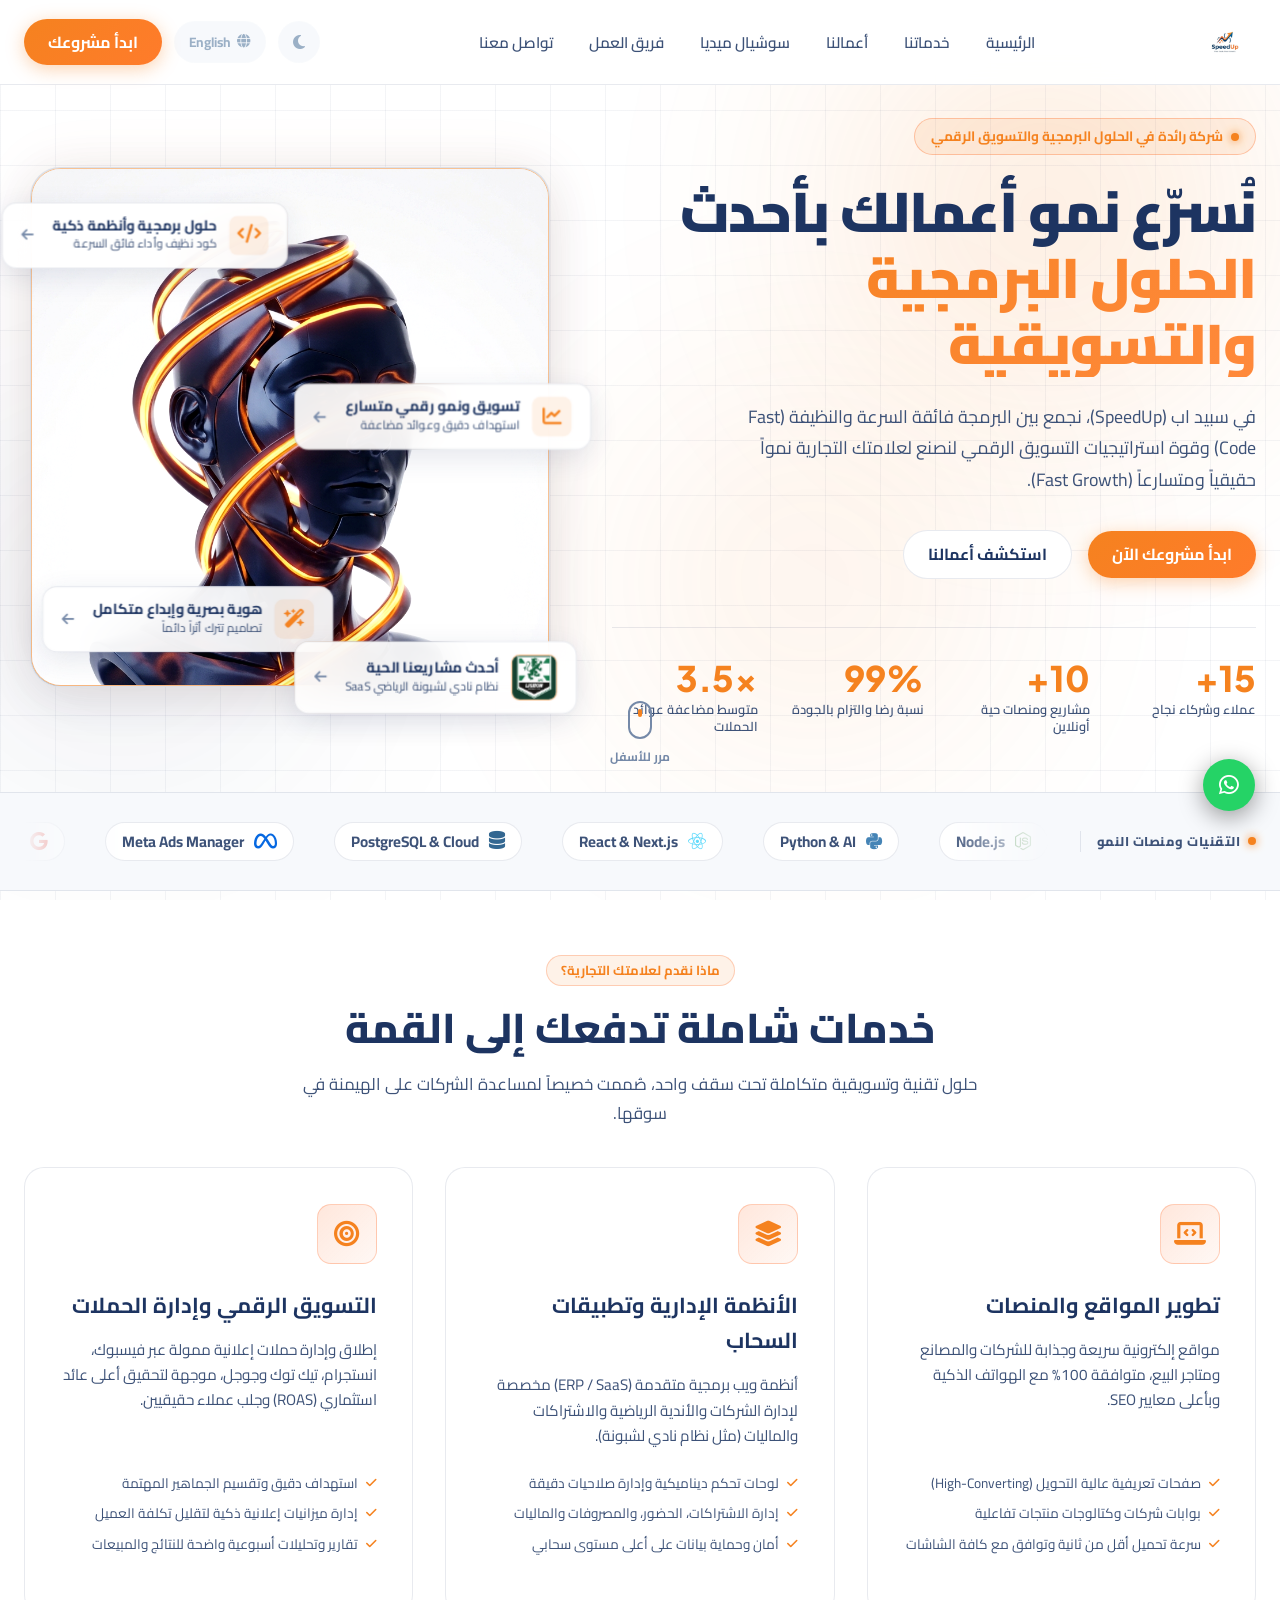
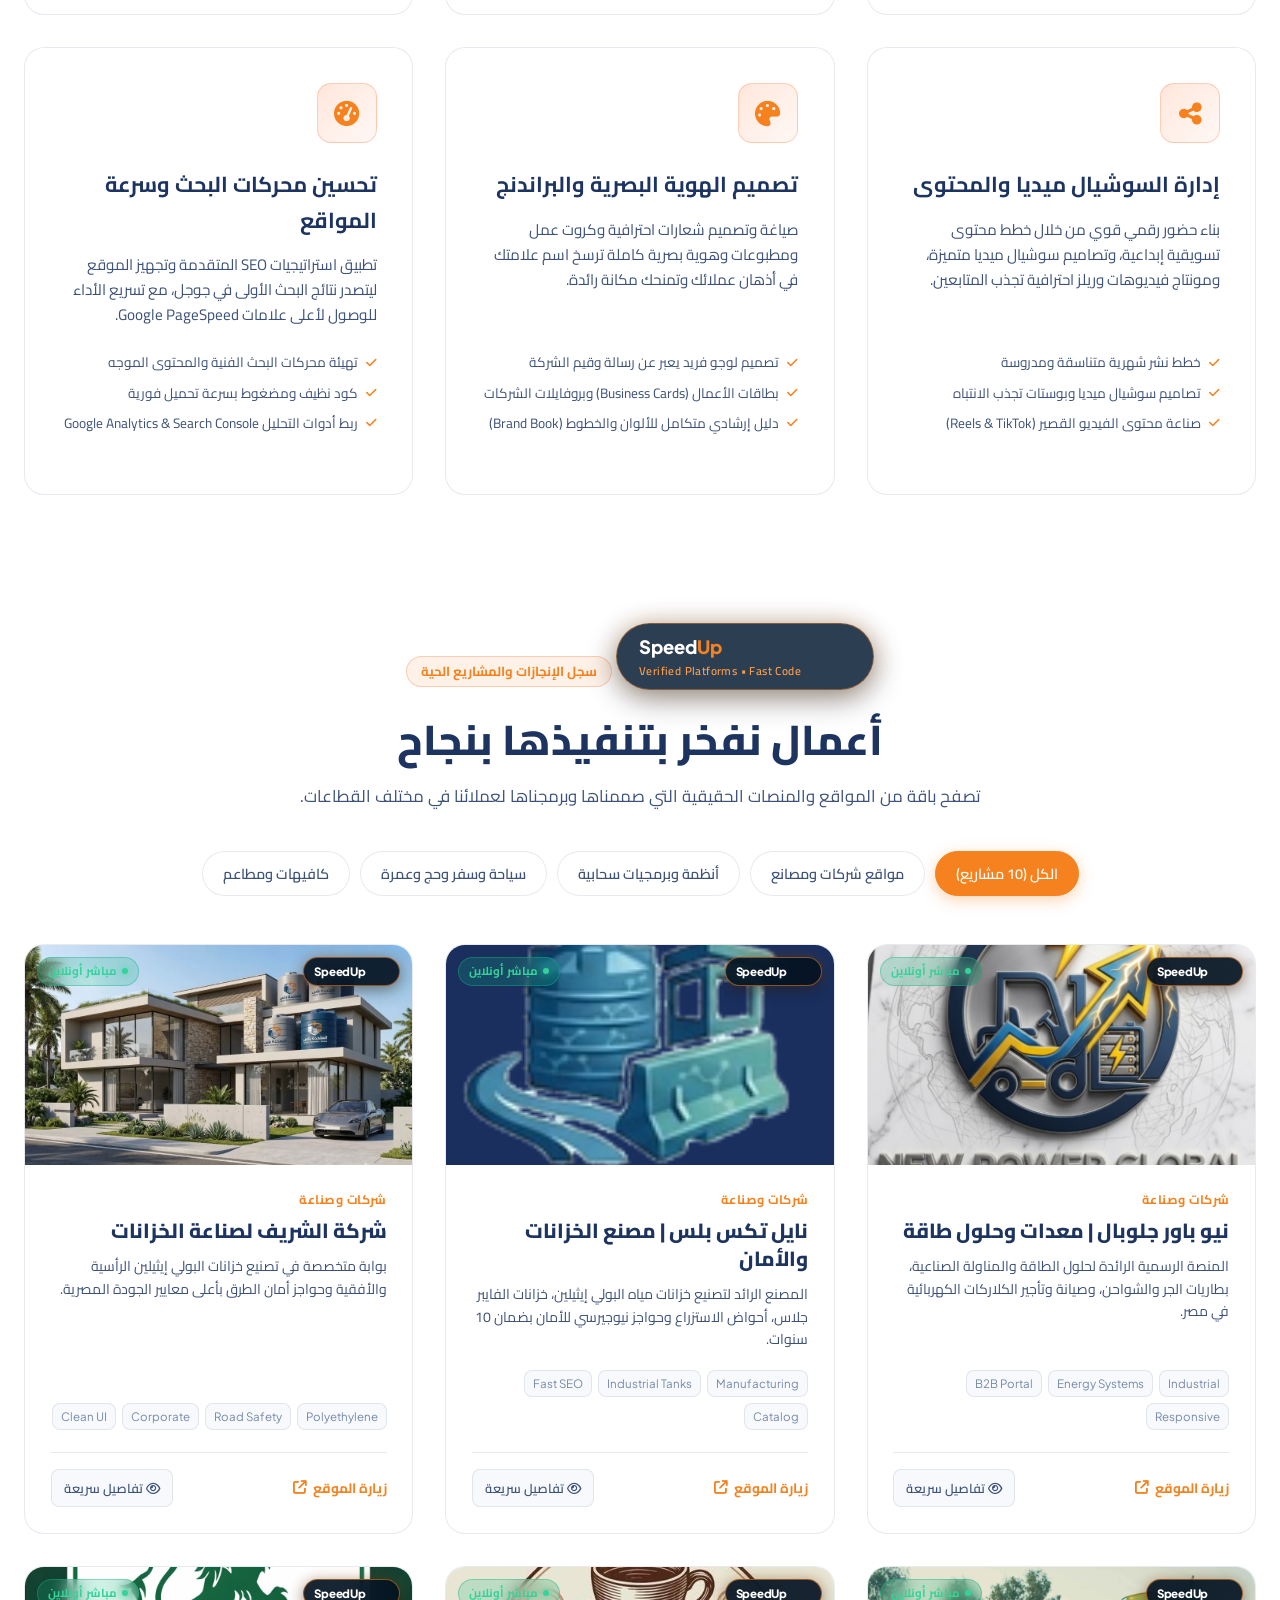
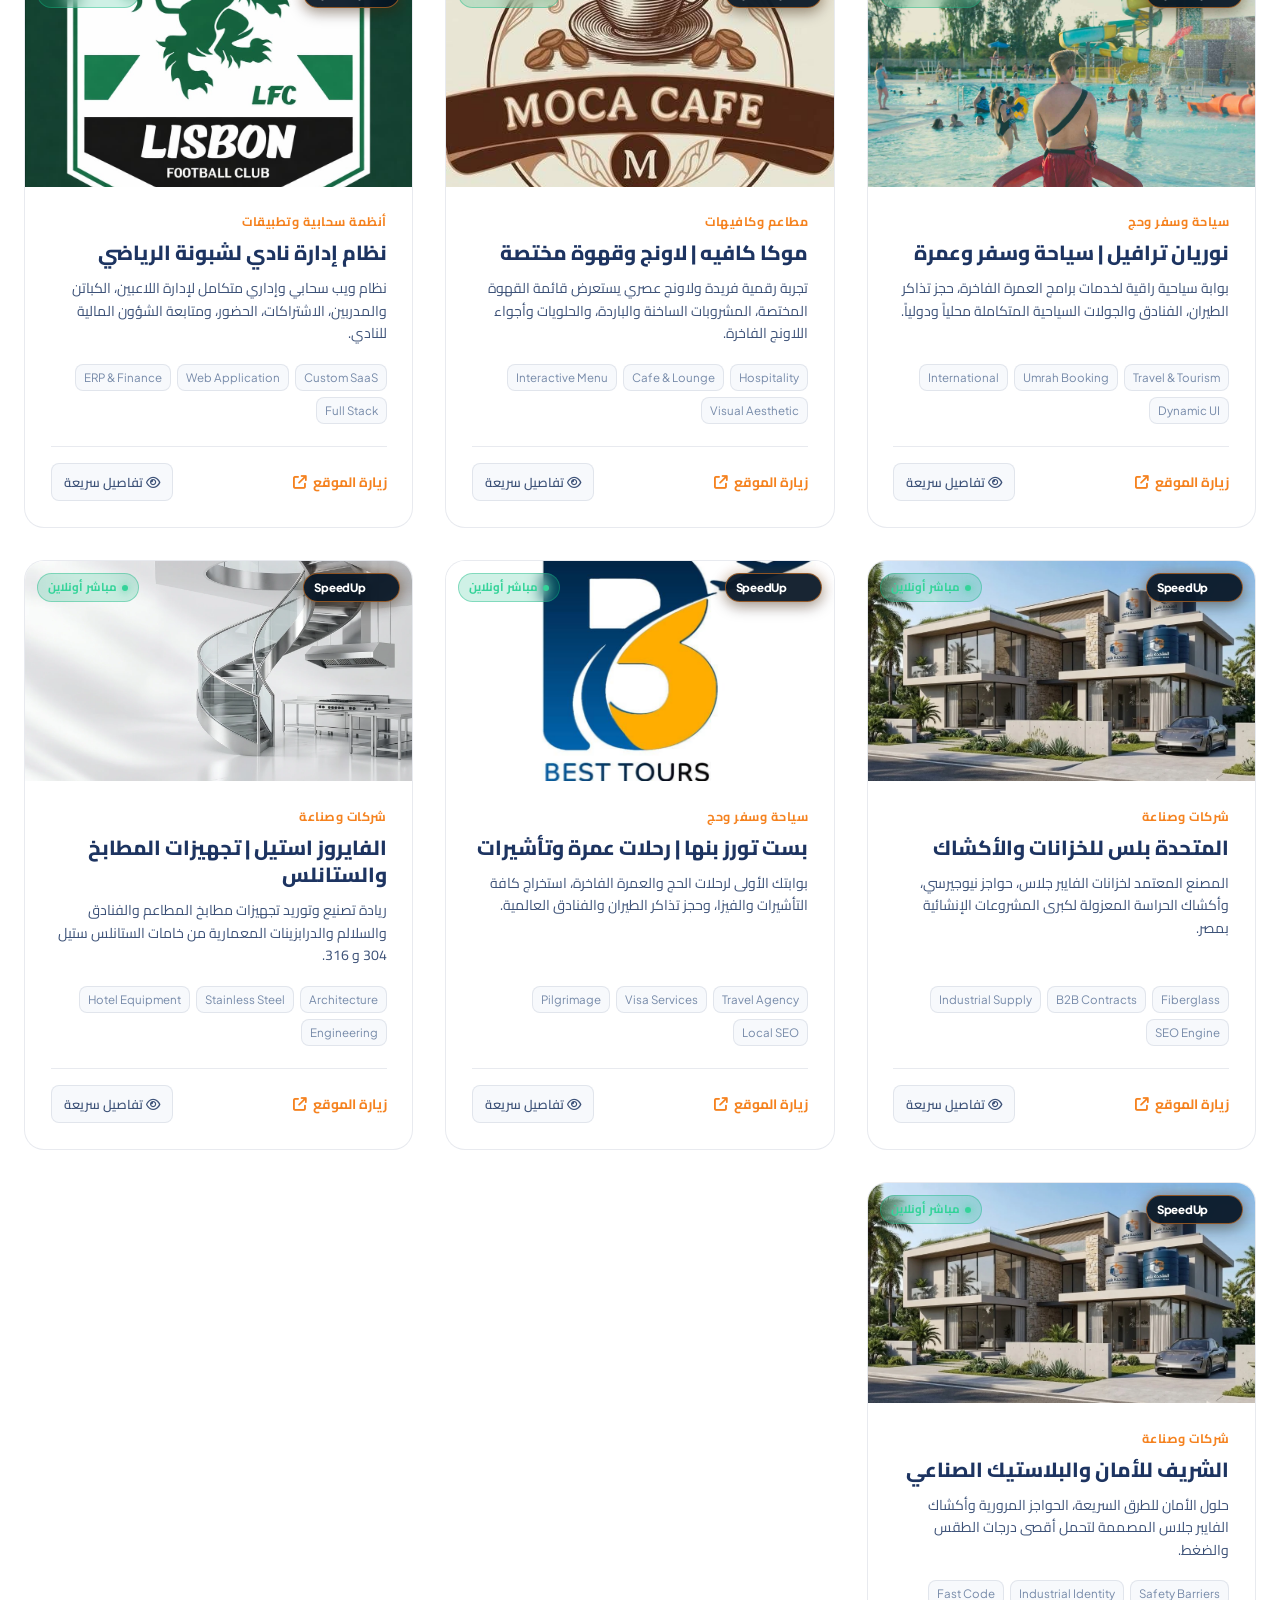
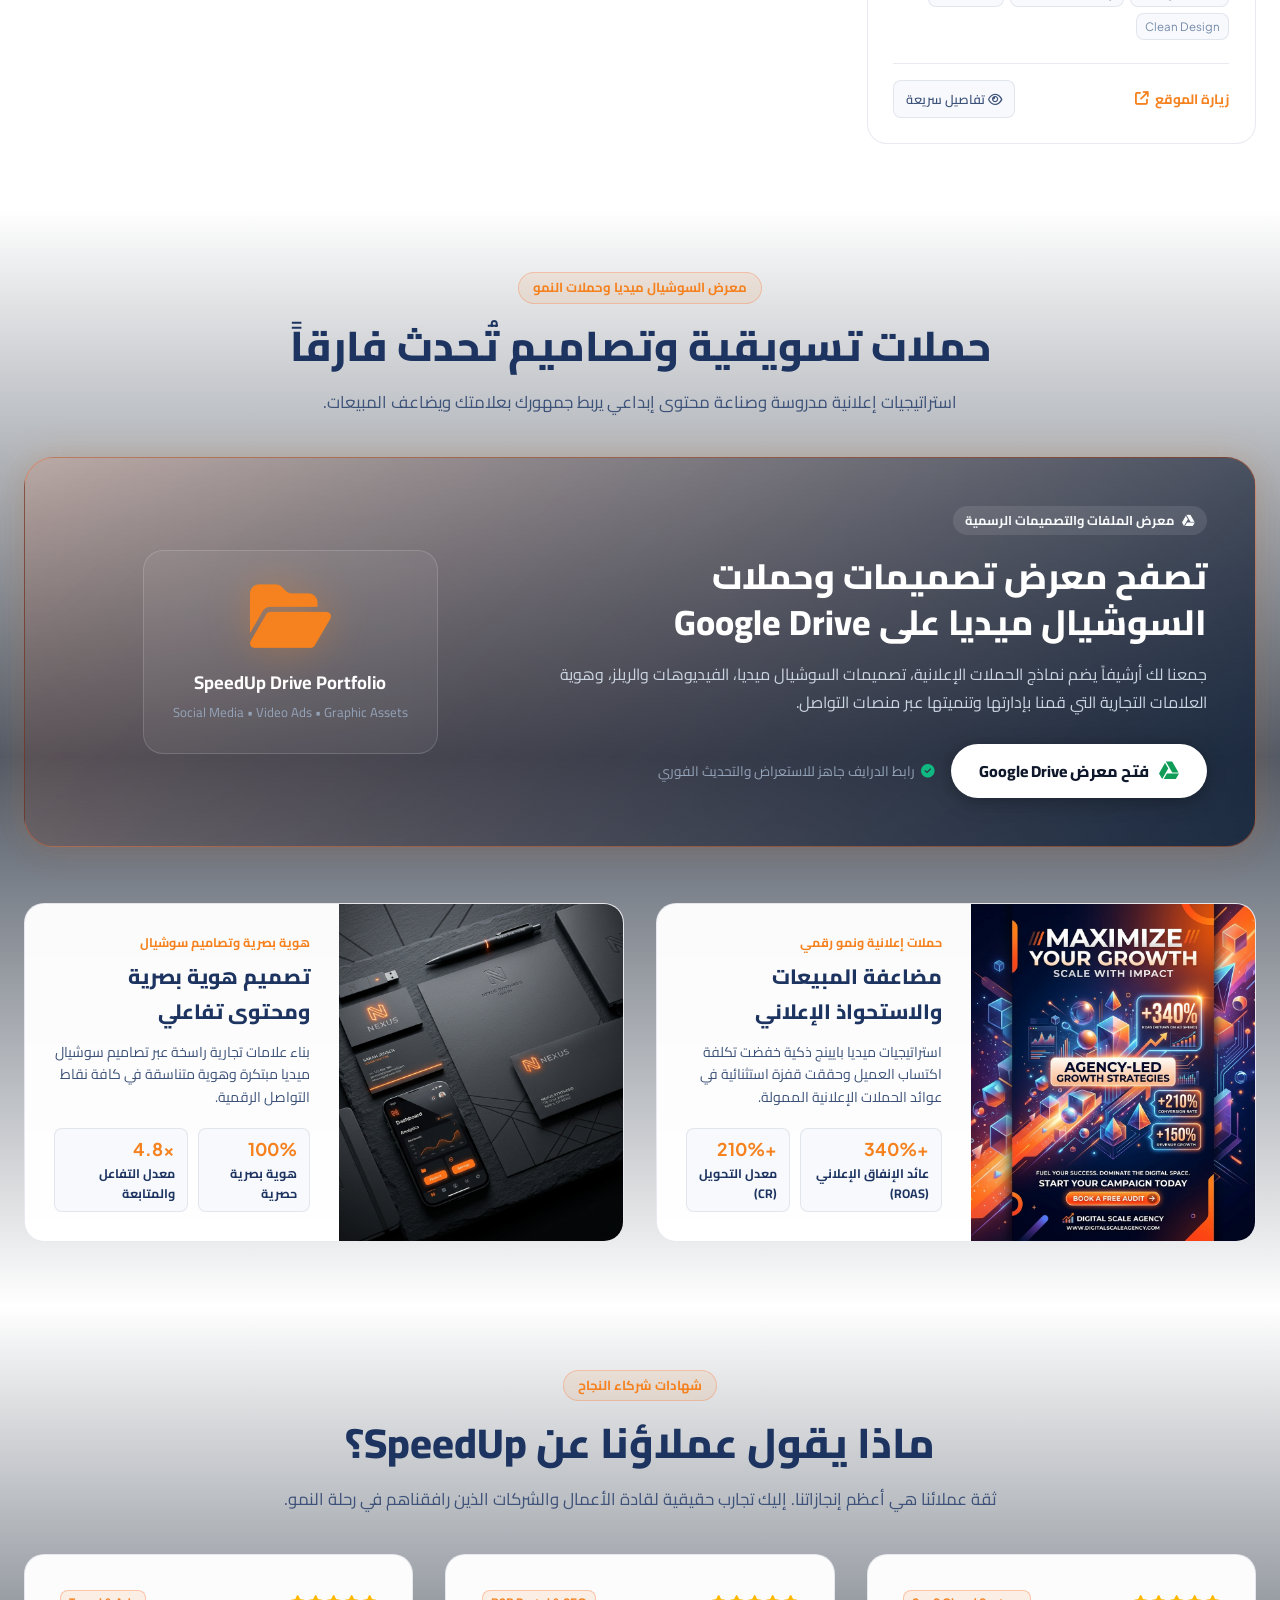
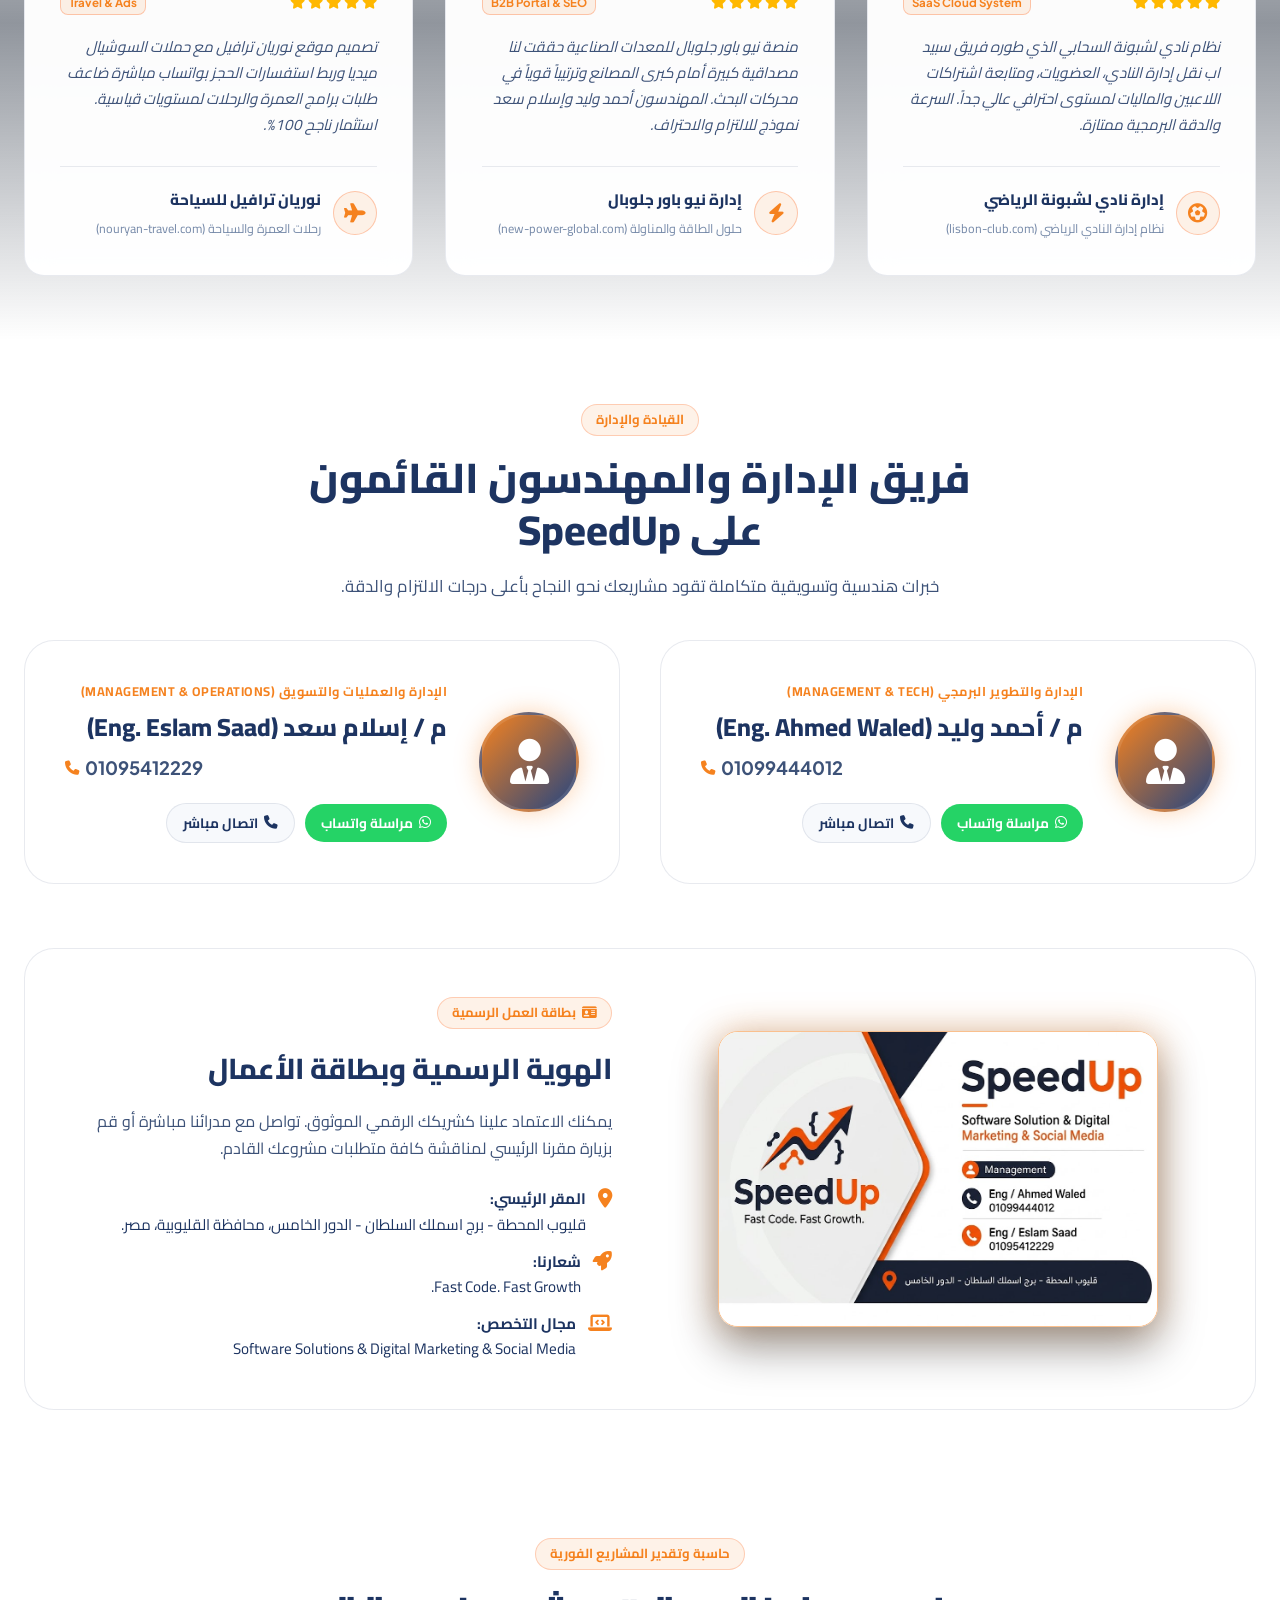
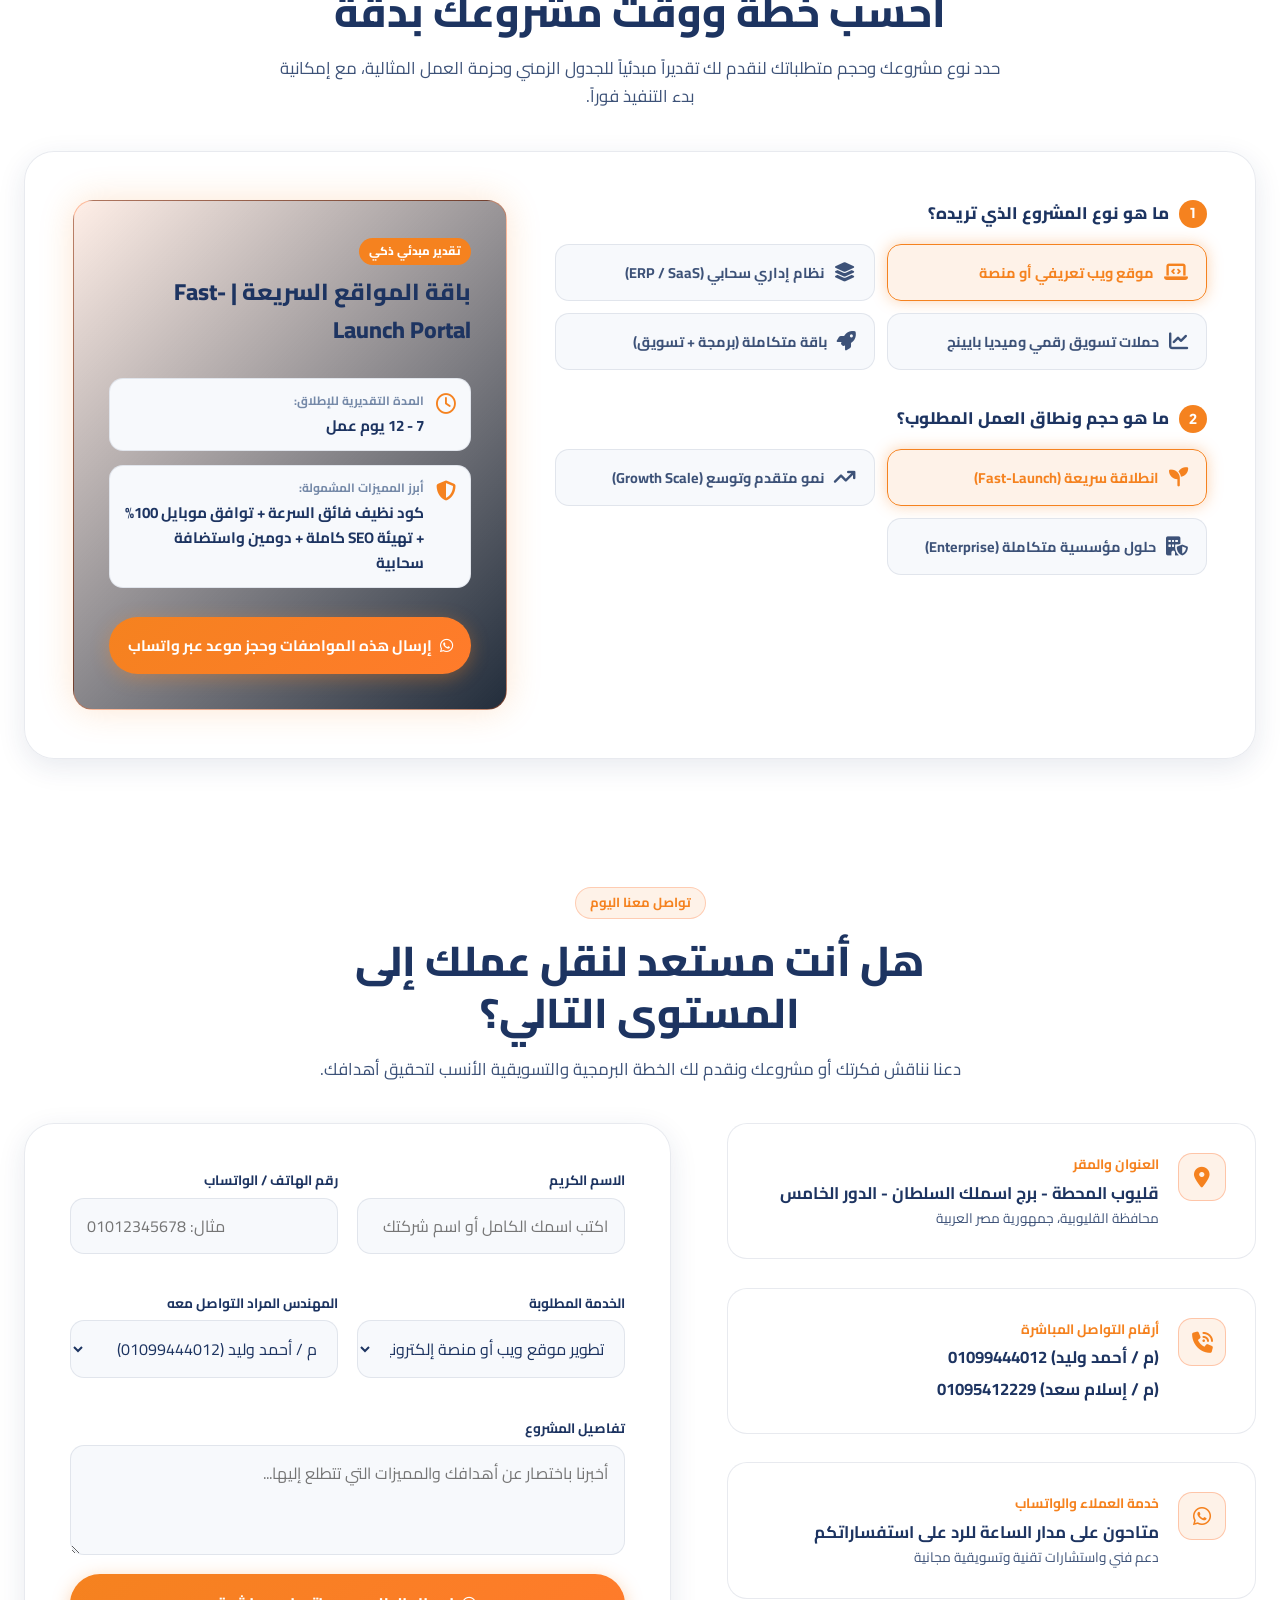
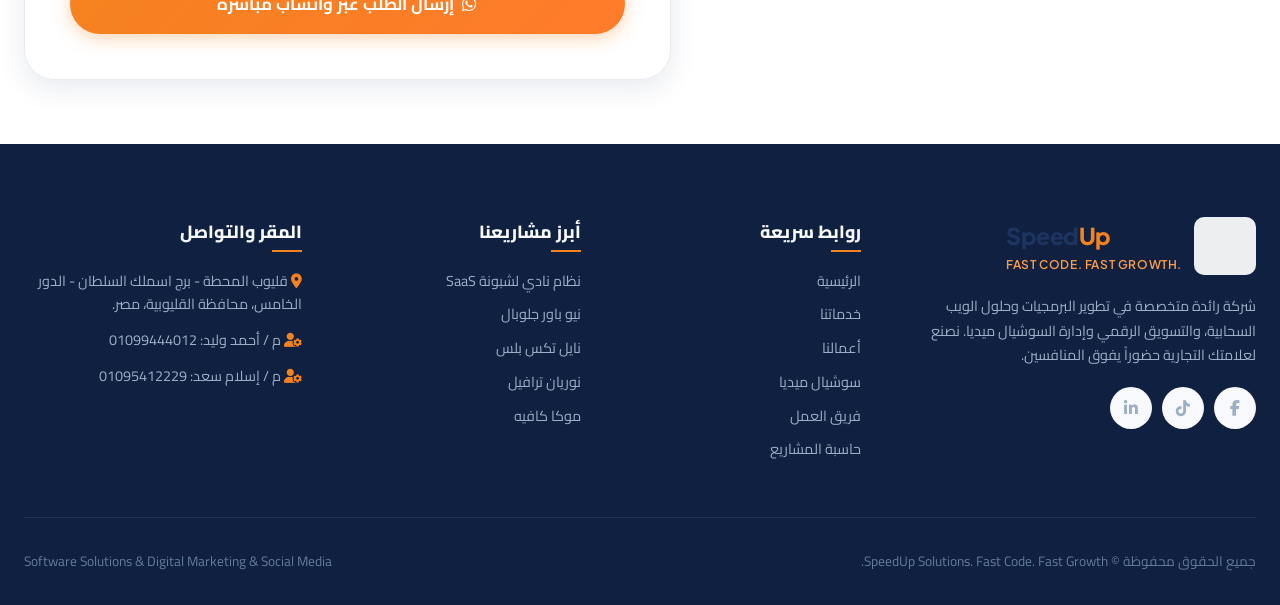
<file: index.html>
<!DOCTYPE html>
<html lang="ar" dir="rtl" data-theme="dark">
<head>
  <meta charset="UTF-8">
  <meta name="viewport" content="width=device-width, initial-scale=1.0">
  <meta http-equiv="X-UA-Compatible" content="IE=edge">

  <!-- Primary Meta SEO Tags -->
  <title>SpeedUp | Fast Code. Fast Growth. - شركة البرمجيات والتسويق الرقمي</title>
  <meta name="title" content="SpeedUp | Fast Code. Fast Growth. - شركة البرمجيات والتسويق الرقمي">
  <meta name="description" content="سبيد اب (SpeedUp) - الشركة الرائدة في حلول البرمجيات وتطبيقات الويب السحابية، والتسويق الرقمي وإدارة السوشيال ميديا. نُسرّع نمو علامتك التجارية بأعلى معايير الجودة والأداء.">
  <meta name="keywords" content="SpeedUp, سبيد اب, برمجة مواقع, تصميم مواقع, تسويق رقمي, سوشيال ميديا, انظمة ادارة, سياحة وسفر, كافيهات ومطاعم, تطبيقات ويب, Fast Code Fast Growth">
  <meta name="author" content="SpeedUp Software & Marketing">
  <meta name="theme-color" content="#ff5e14">

  <!-- Open Graph / Facebook -->
  <meta property="og:type" content="website">
  <meta property="og:url" content="https://speedup-solutions.com/">
  <meta property="og:title" content="SpeedUp | Fast Code. Fast Growth.">
  <meta property="og:description" content="حلول برمجية متقدمة وتطبيقات سحابية فائقة السرعة مع استراتيجيات تسويق رقمي تضاعف نمو علامتك التجارية.">
  <meta property="og:image" content="assets/images/speedup-logo.png">
  <meta property="og:locale" content="ar_AR">
  <meta property="og:locale:alternate" content="en_US">
  <meta property="og:site_name" content="SpeedUp">

  <!-- Twitter Meta -->
  <meta name="twitter:card" content="summary_large_image">
  <meta name="twitter:title" content="SpeedUp | Fast Code. Fast Growth.">
  <meta name="twitter:description" content="حلول برمجية متقدمة وتطبيقات سحابية فائقة السرعة مع استراتيجيات تسويق رقمي مضاعفة للنمو.">
  <meta name="twitter:image" content="assets/images/speedup-logo.png">

  <!-- Favicon -->
  <link rel="icon" type="image/png" href="assets/images/speedup-logo.png">
  <link rel="apple-touch-icon" href="assets/images/speedup-logo.png">

  <!-- Google Web Fonts (Cairo & Tajawal for Arabic, Plus Jakarta Sans for English) -->
  <link rel="preconnect" href="https://fonts.googleapis.com">
  <link rel="preconnect" href="https://fonts.gstatic.com" crossorigin>
  <link href="https://fonts.googleapis.com/css2?family=Cairo:wght@400;600;700;800;900&family=Plus+Jakarta+Sans:wght@400;600;700;800&family=Tajawal:wght@400;500;700;800&display=swap" rel="stylesheet">

  <!-- FontAwesome Icons 6.5.1 CDN -->
  <link rel="stylesheet" href="https://cdnjs.cloudflare.com/ajax/libs/font-awesome/6.5.1/css/all.min.css">

  <!-- JSON-LD Structured Data for LocalBusiness & Organization -->
  <script type="application/ld+json">
  {
    "@context": "https://schema.org",
    "@type": "ProfessionalService",
    "name": "SpeedUp",
    "alternateName": "سبيد اب للحلول البرمجية والتسويق الرقمي",
    "url": "https://speedup-solutions.com",
    "logo": "assets/images/speedup-logo.png",
    "description": "حلول برمجية وتطبيقات ويب سحابية وحملات تسويق رقمي وإدارة سوشيال ميديا.",
    "telephone": ["+201099444012", "+201095412229"],
    "address": {
      "@type": "PostalAddress",
      "streetAddress": "برج اسملك السلطان - الدور الخامس",
      "addressLocality": "قليوب المحطة",
      "addressRegion": "القليوبية",
      "addressCountry": "EG"
    },
    "founder": [
      {
        "@type": "Person",
        "name": "Eng. Ahmed Waled",
        "jobTitle": "Tech Director & Management"
      },
      {
        "@type": "Person",
        "name": "Eng. Eslam Saad",
        "jobTitle": "Operations & Marketing Director"
      }
    ],
    "priceRange": "$$",
    "slogan": "Fast Code. Fast Growth."
  }
  </script>

  <!-- Core Stylesheet -->
  <link rel="stylesheet" href="css/style.css">
</head>
<body>

  <!-- Ambient Glowing Background Elements -->
  <div class="ambient-glow">
    <div class="ambient-orb ambient-orb-1"></div>
    <div class="ambient-orb ambient-orb-2"></div>
    <div class="ambient-orb ambient-orb-3"></div>
  </div>
  <div class="ambient-grid"></div>

  <!-- Header & Navigation -->
  <header class="site-header" id="site-header">
    <div class="container nav-wrap">
      
      <!-- Brand Logo -->
      <a href="index.html" class="brand-logo-link" id="nav-brand-logo">
        <img src="assets/images/speedup-logo.png" alt="SpeedUp Logo" class="brand-logo-img">
      </a>

      <!-- Desktop Navigation Menu -->
      <nav>
        <ul class="nav-menu" id="nav-menu">
          <li><a href="index.html" class="nav-link active" data-i18n="nav_home">الرئيسية</a></li>
          <li><a href="services.html" class="nav-link" data-i18n="nav_services">خدماتنا</a></li>
          <li><a href="portfolio.html" class="nav-link" data-i18n="nav_work">أعمالنا</a></li>
          <li><a href="marketing.html" class="nav-link" data-i18n="nav_marketing">سوشيال ميديا</a></li>
          <li><a href="team.html" class="nav-link" data-i18n="nav_team">فريق العمل</a></li>
          <li><a href="contact.html" class="nav-link" data-i18n="nav_contact">تواصل معنا</a></li>
        </ul>
      </nav>

      <!-- Nav Actions (Lang, Theme, CTA) -->
      <div class="nav-actions">
        <button class="icon-btn" id="theme-toggle-btn" title="تبديل المظهر / Toggle Theme" aria-label="Toggle theme">
          <i class="fa-solid fa-sun"></i>
        </button>

        <button class="icon-btn lang-btn" id="lang-toggle-btn" title="تغيير اللغة / Change Language" aria-label="Change language">
          <i class="fa-solid fa-globe"></i> English
        </button>

        <a href="contact.html" class="btn-primary" data-i18n="btn_talk">
          <span>ابدأ مشروعك</span>
          <i class="fa-solid fa-arrow-left"></i>
        </a>

        <!-- Mobile Toggle Hamburger -->
        <button class="icon-btn mobile-toggle" id="mobile-toggle-btn" aria-label="Open mobile navigation">
          <i class="fa-solid fa-bars"></i>
        </button>
      </div>

    </div>
  </header>

  <!-- Main Content Wrap -->
  <main id="main-content">

    <!-- ==========================================================================
         HERO SECTION (Turnover Reference Inspired)
         ========================================================================== -->
    <section class="hero-section" id="home">
      <div class="container hero-grid">
        
        <!-- Hero Text & Value Proposition -->
        <div class="hero-content-col">
          <div class="hero-badge-pill">
            <span class="hero-badge-dot"></span>
            <span data-i18n="hero_badge">شركة رائدة في الحلول البرمجية والتسويق الرقمي</span>
          </div>

          <h1 class="hero-title">
            <span data-i18n="hero_title_1">نُسرّع نمو أعمالك بأحدث</span><br>
            <span class="gradient-text" data-i18n="hero_title_2">الحلول البرمجية والتسويقية</span>
          </h1>

          <p class="hero-desc" data-i18n="hero_desc">
            في سبيد اب (SpeedUp)، نجمع بين البرمجة فائقة السرعة والنظيفة (Fast Code) وقوة استراتيجيات التسويق الرقمي لنصنع لعلامتك التجارية نمواً حقيقياً ومتسارعاً (Fast Growth).
          </p>

          <div class="hero-actions">
            <a href="contact.html" class="btn-primary" data-i18n="btn_start_proj">
              <span>ابدأ مشروعك الآن</span>
              <i class="fa-solid fa-arrow-left"></i>
            </a>

            <a href="portfolio.html" class="btn-outline" data-i18n="btn_explore_work">
              <i class="fa-regular fa-folder-open"></i>
              <span>استكشف أعمالنا</span>
            </a>
          </div>

          <!-- Credibility Metrics Bar (Turnover Style) -->
          <div class="hero-metrics-bar">
            <div class="metric-item">
              <div class="metric-num"><span data-i18n="stat_clients_num">15+</span></div>
              <div class="metric-label" data-i18n="stat_clients_label">عملاء وشركاء نجاح</div>
            </div>

            <div class="metric-item">
              <div class="metric-num"><span data-i18n="stat_systems_num">10+</span></div>
              <div class="metric-label" data-i18n="stat_systems_label">مشاريع ومنصات حية أونلاين</div>
            </div>

            <div class="metric-item">
              <div class="metric-num"><span data-i18n="stat_satisfaction_num">99%</span></div>
              <div class="metric-label" data-i18n="stat_satisfaction_label">نسبة رضا والتزام بالجودة</div>
            </div>

            <div class="metric-item">
              <div class="metric-num"><span data-i18n="stat_growth_num">3.5x</span></div>
              <div class="metric-label" data-i18n="stat_growth_label">متوسط مضاعفة عوائد الحملات</div>
            </div>
          </div>
        </div>

        <!-- Hero Visual Stage with 3D Scroll & Mouse Interactive Robot -->
        <div class="hero-visual-stage">
          <div class="hero-visual-wrapper">
            <!-- Hero Visual — Static Turnover-inspired 3D Image -->
        <div class="hero-3d-robot-stage" id="hero-robot-3d-node">
          <img
            src="assets/images/hero-visual-3d.jpg"
            alt="SpeedUp 3D AI Core Visual"
            class="hero-main-img hero-3d-static"
          >
          <!-- Glow overlay -->
          <div class="hero-img-glow"></div>
        </div>

            <!-- Floating Glass Card 1: Custom Software -->
            <div class="hero-float-card float-card-1">
              <div class="float-icon">
                <i class="fa-solid fa-code"></i>
              </div>
              <div class="float-text">
                <span class="float-title" data-i18n="float_card_1_title">حلول برمجية وأنظمة ذكية</span>
                <span class="float-sub" data-i18n="float_card_1_sub">كود نظيف وأداء فائق السرعة</span>
              </div>
              <i class="fa-solid fa-arrow-left float-arrow"></i>
            </div>

            <!-- Floating Glass Card 2: Growth & Paid Ads -->
            <div class="hero-float-card float-card-2">
              <div class="float-icon">
                <i class="fa-solid fa-chart-line"></i>
              </div>
              <div class="float-text">
                <span class="float-title" data-i18n="float_card_2_title">تسويق ونمو رقمي متسارع</span>
                <span class="float-sub" data-i18n="float_card_2_sub">استهداف دقيق وعوائد مضاعفة</span>
              </div>
              <i class="fa-solid fa-arrow-left float-arrow"></i>
            </div>

            <!-- Floating Glass Card 3: Brand & Creative -->
            <div class="hero-float-card float-card-3">
              <div class="float-icon">
                <i class="fa-solid fa-wand-magic-sparkles"></i>
              </div>
              <div class="float-text">
                <span class="float-title" data-i18n="float_card_3_title">هوية بصرية وإبداع متكامل</span>
                <span class="float-sub" data-i18n="float_card_3_sub">تصاميم تترك أثراً دائماً</span>
              </div>
              <i class="fa-solid fa-arrow-left float-arrow"></i>
            </div>

            <!-- Floating Glass Card 4: Latest Work Showcase (Turnover Reference Inspired) -->
            <div class="hero-float-card float-card-4" onclick="openProjectModal('lisbon-club')">
              <img src="assets/images/projects/lisbon.jpeg" alt="Lisbon SaaS" class="float-thumb">
              <div class="float-text">
                <span class="float-title" data-i18n="float_card_4_title">أحدث مشاريعنا الحية</span>
                <span class="float-sub" data-i18n="float_card_4_sub">نظام نادي لشبونة الرياضي SaaS</span>
              </div>
              <i class="fa-solid fa-arrow-left float-arrow"></i>
            </div>

          </div>
        </div>

      </div>

      <!-- Turnover Inspired Scroll Down Indicator -->
      <div class="hero-scroll-indicator">
        <a href="#services" class="scroll-down-btn" aria-label="Scroll down to services">
          <span class="mouse-icon">
            <span class="mouse-wheel"></span>
          </span>
          <span class="scroll-text" data-i18n="hero_scroll_down">مرر للأسفل</span>
        </a>
      </div>
    </section>

    <!-- ==========================================================================
         TECH STACK & GROWTH CHANNELS MARQUEE (Fast Code & Performance)
         ========================================================================== -->
    <section class="tech-marquee-section" aria-label="SpeedUp Tech Stack & Platforms">
      <div class="container marquee-container">
        <div class="marquee-label">
          <span class="label-dot"></span>
          <span data-i18n="marquee_label">التقنيات ومنصات النمو</span>
        </div>
        <div class="marquee-track">
          <div class="marquee-group">
            <div class="marquee-item"><i class="fa-brands fa-node-js" style="color: #68a063;"></i><span>Node.js</span></div>
            <div class="marquee-item"><i class="fa-brands fa-python" style="color: #4584b6;"></i><span>Python & AI</span></div>
            <div class="marquee-item"><i class="fa-brands fa-react" style="color: #61dafb;"></i><span>React & Next.js</span></div>
            <div class="marquee-item"><i class="fa-solid fa-database" style="color: #336791;"></i><span>PostgreSQL & Cloud</span></div>
            <div class="marquee-item"><i class="fa-brands fa-meta" style="color: #0668e1;"></i><span>Meta Ads Manager</span></div>
            <div class="marquee-item"><i class="fa-brands fa-google" style="color: #ea4335;"></i><span>Google Ads & SEO</span></div>
            <div class="marquee-item"><i class="fa-brands fa-tiktok" style="color: #ff0050;"></i><span>TikTok For Business</span></div>
            <div class="marquee-item"><i class="fa-brands fa-figma" style="color: #a259ff;"></i><span>Figma UI/UX</span></div>
            <div class="marquee-item"><i class="fa-solid fa-gauge-high" style="color: var(--primary-orange);"></i><span>PageSpeed 99+</span></div>
            <div class="marquee-item"><i class="fa-brands fa-docker" style="color: #2496ed;"></i><span>Docker & Cloudflare</span></div>
          </div>
          <!-- Cloned for seamless loop -->
          <div class="marquee-group" aria-hidden="true">
            <div class="marquee-item"><i class="fa-brands fa-node-js" style="color: #68a063;"></i><span>Node.js</span></div>
            <div class="marquee-item"><i class="fa-brands fa-python" style="color: #4584b6;"></i><span>Python & AI</span></div>
            <div class="marquee-item"><i class="fa-brands fa-react" style="color: #61dafb;"></i><span>React & Next.js</span></div>
            <div class="marquee-item"><i class="fa-solid fa-database" style="color: #336791;"></i><span>PostgreSQL & Cloud</span></div>
            <div class="marquee-item"><i class="fa-brands fa-meta" style="color: #0668e1;"></i><span>Meta Ads Manager</span></div>
            <div class="marquee-item"><i class="fa-brands fa-google" style="color: #ea4335;"></i><span>Google Ads & SEO</span></div>
            <div class="marquee-item"><i class="fa-brands fa-tiktok" style="color: #ff0050;"></i><span>TikTok For Business</span></div>
            <div class="marquee-item"><i class="fa-brands fa-figma" style="color: #a259ff;"></i><span>Figma UI/UX</span></div>
            <div class="marquee-item"><i class="fa-solid fa-gauge-high" style="color: var(--primary-orange);"></i><span>PageSpeed 99+</span></div>
            <div class="marquee-item"><i class="fa-brands fa-docker" style="color: #2496ed;"></i><span>Docker & Cloudflare</span></div>
          </div>
        </div>
      </div>
    </section>

    <!-- ==========================================================================
         SERVICES SECTION
         ========================================================================== -->
    <section class="section" id="services">
      <div class="container">
        
        <div class="section-header">
          <div class="section-tag" data-i18n="sec_services_tag">ماذا نقدم لعلامتك التجارية؟</div>
          <h2 class="section-title" data-i18n="sec_services_title">خدمات شاملة تدفعك إلى القمة</h2>
          <p class="section-subtitle" data-i18n="sec_services_sub">حلول تقنية وتسويقية متكاملة تحت سقف واحد، صُممت خصيصاً لمساعدة الشركات على الهيمنة في سوقها.</p>
        </div>

        <div class="services-grid">
          
          <!-- Service 1: Web Portals & Platforms -->
          <div class="service-card">
            <div class="service-icon-box">
              <i class="fa-solid fa-laptop-code"></i>
            </div>
            <h3 class="service-title" data-i18n="serv_1_title">تطوير المواقع والمنصات</h3>
            <p class="service-desc" data-i18n="serv_1_desc">مواقع إلكترونية سريعة وجذابة للشركات والمصانع ومتاجر البيع، متوافقة 100% مع الهواتف الذكية وبأعلى معايير SEO.</p>
            <ul class="service-features">
              <li><i class="fa-solid fa-check"></i> <span data-i18n="serv_1_f1">صفحات تعريفية عالية التحويل (High-Converting)</span></li>
              <li><i class="fa-solid fa-check"></i> <span data-i18n="serv_1_f2">بوابات شركات وكتالوجات منتجات تفاعلية</span></li>
              <li><i class="fa-solid fa-check"></i> <span data-i18n="serv_1_f3">سرعة تحميل أقل من ثانية وتوافق مع كافة الشاشات</span></li>
            </ul>
          </div>

          <!-- Service 2: Custom SaaS & Management Systems -->
          <div class="service-card">
            <div class="service-icon-box">
              <i class="fa-solid fa-layer-group"></i>
            </div>
            <h3 class="service-title" data-i18n="serv_2_title">الأنظمة الإدارية وتطبيقات السحاب</h3>
            <p class="service-desc" data-i18n="serv_2_desc">أنظمة ويب برمجية متقدمة (ERP / SaaS) مخصصة لإدارة الشركات والأندية الرياضية والاشتراكات والماليات (مثل نظام نادي لشبونة).</p>
            <ul class="service-features">
              <li><i class="fa-solid fa-check"></i> <span data-i18n="serv_2_f1">لوحات تحكم ديناميكية وإدارة صلاحيات دقيقة</span></li>
              <li><i class="fa-solid fa-check"></i> <span data-i18n="serv_2_f2">إدارة الاشتراكات، الحضور، والمصروفات والماليات</span></li>
              <li><i class="fa-solid fa-check"></i> <span data-i18n="serv_2_f3">أمان وحماية بيانات على أعلى مستوى سحابي</span></li>
            </ul>
          </div>

          <!-- Service 3: Performance Marketing & Media Buying -->
          <div class="service-card">
            <div class="service-icon-box">
              <i class="fa-solid fa-bullseye"></i>
            </div>
            <h3 class="service-title" data-i18n="serv_3_title">التسويق الرقمي وإدارة الحملات</h3>
            <p class="service-desc" data-i18n="serv_3_desc">إطلاق وإدارة حملات إعلانية ممولة عبر فيسبوك، انستجرام، تيك توك وجوجل، موجهة لتحقيق أعلى عائد استثماري (ROAS) وجلب عملاء حقيقيين.</p>
            <ul class="service-features">
              <li><i class="fa-solid fa-check"></i> <span data-i18n="serv_3_f1">استهداف دقيق وتقسيم الجماهير المهتمة</span></li>
              <li><i class="fa-solid fa-check"></i> <span data-i18n="serv_3_f2">إدارة ميزانيات إعلانية ذكية لتقليل تكلفة العميل</span></li>
              <li><i class="fa-solid fa-check"></i> <span data-i18n="serv_3_f3">تقارير وتحليلات أسبوعية واضحة للنتائج والمبيعات</span></li>
            </ul>
          </div>

          <!-- Service 4: Social Media Management -->
          <div class="service-card">
            <div class="service-icon-box">
              <i class="fa-solid fa-share-nodes"></i>
            </div>
            <h3 class="service-title" data-i18n="serv_4_title">إدارة السوشيال ميديا والمحتوى</h3>
            <p class="service-desc" data-i18n="serv_4_desc">بناء حضور رقمي قوي من خلال خطط محتوى تسويقية إبداعية، وتصاميم سوشيال ميديا متميزة، ومونتاج فيديوهات وريلز احترافية تجذب المتابعين.</p>
            <ul class="service-features">
              <li><i class="fa-solid fa-check"></i> <span data-i18n="serv_4_f1">خطط نشر شهرية متناسقة ومدروسة</span></li>
              <li><i class="fa-solid fa-check"></i> <span data-i18n="serv_4_f2">تصاميم سوشيال ميديا وبوستات تجذب الانتباه</span></li>
              <li><i class="fa-solid fa-check"></i> <span data-i18n="serv_4_f3">صناعة محتوى الفيديو القصير (Reels & TikTok)</span></li>
            </ul>
          </div>

          <!-- Service 5: Brand Identity & Graphic Design -->
          <div class="service-card">
            <div class="service-icon-box">
              <i class="fa-solid fa-palette"></i>
            </div>
            <h3 class="service-title" data-i18n="serv_5_title">تصميم الهوية البصرية والبراندنج</h3>
            <p class="service-desc" data-i18n="serv_5_desc">صياغة وتصميم شعارات احترافية وكروت عمل ومطبوعات وهوية بصرية كاملة ترسخ اسم علامتك في أذهان عملائك وتمنحك مكانة رائدة.</p>
            <ul class="service-features">
              <li><i class="fa-solid fa-check"></i> <span data-i18n="serv_5_f1">تصميم لوجو فريد يعبر عن رسالة وقيم الشركة</span></li>
              <li><i class="fa-solid fa-check"></i> <span data-i18n="serv_5_f2">بطاقات الأعمال (Business Cards) وبروفايلات الشركات</span></li>
              <li><i class="fa-solid fa-check"></i> <span data-i18n="serv_5_f3">دليل إرشادي متكامل للألوان والخطوط (Brand Book)</span></li>
            </ul>
          </div>

          <!-- Service 6: SEO & Speed Optimization -->
          <div class="service-card">
            <div class="service-icon-box">
              <i class="fa-solid fa-gauge-high"></i>
            </div>
            <h3 class="service-title" data-i18n="serv_6_title">تحسين محركات البحث وسرعة المواقع</h3>
            <p class="service-desc" data-i18n="serv_6_desc">تطبيق استراتيجيات SEO المتقدمة وتجهيز الموقع ليتصدر نتائج البحث الأولى في جوجل، مع تسريع الأداء للوصول لأعلى علامات Google PageSpeed.</p>
            <ul class="service-features">
              <li><i class="fa-solid fa-check"></i> <span data-i18n="serv_6_f1">تهيئة محركات البحث الفنية والمحتوى الموجه</span></li>
              <li><i class="fa-solid fa-check"></i> <span data-i18n="serv_6_f2">كود نظيف ومضغوط بسرعة تحميل فورية</span></li>
              <li><i class="fa-solid fa-check"></i> <span data-i18n="serv_6_f3">ربط أدوات التحليل Google Analytics & Search Console</span></li>
            </ul>
          </div>

        </div>

      </div>
    </section>

    <!-- ==========================================================================
         PORTFOLIO / WORK SHOWCASE (10 LIVE CLIENT PROJECTS)
         ========================================================================== -->
    <section class="section" id="portfolio">
      <div class="container">
        
        <div class="section-header">
          <!-- SpeedUp Official Brand Logo in Portfolio Header -->
          <div class="portfolio-hero-brand-top">
            <img src="assets/images/speedup-logo-transparent.png" alt="SpeedUp Official" class="portfolio-hero-logo">
            <div class="portfolio-hero-brand-info">
              <span class="portfolio-hero-brand-name" dir="ltr">Speed<span>Up</span></span>
              <span class="portfolio-hero-brand-tag">Verified Platforms • Fast Code</span>
            </div>
          </div>
          <div class="section-tag" data-i18n="sec_portfolio_tag">سجل الإنجازات والمشاريع الحية</div>
          <h2 class="section-title" data-i18n="sec_portfolio_title">أعمال نفخر بتنفيذها بنجاح</h2>
          <p class="section-subtitle" data-i18n="sec_portfolio_sub">تصفح باقة من المواقع والمنصات الحقيقية التي صممناها وبرمجناها لعملائنا في مختلف القطاعات.</p>
        </div>

        <!-- Filter Buttons -->
        <div class="portfolio-filters">
          <button class="filter-btn active" data-filter="all" data-i18n="filter_all">الكل (10 مشاريع)</button>
          <button class="filter-btn" data-filter="corporate" data-i18n="filter_corporate">مواقع شركات ومصانع</button>
          <button class="filter-btn" data-filter="software" data-i18n="filter_software">أنظمة وبرمجيات سحابية</button>
          <button class="filter-btn" data-filter="travel" data-i18n="filter_travel">سياحة وسفر وحج وعمرة</button>
          <button class="filter-btn" data-filter="fnb" data-i18n="filter_fnb">كافيهات ومطاعم</button>
        </div>

        <!-- Dynamic Projects Grid -->
        <div class="projects-grid" id="projects-grid-container">
          <!-- Rendered via js/main.js -->
        </div>

      </div>
    </section>

    <!-- ==========================================================================
         SOCIAL MEDIA & MARKETING SHOWCASE (DRIVE INTEGRATION)
         ========================================================================== -->
    <section class="section marketing-section" id="marketing">
      <div class="container">
        
        <div class="section-header">
          <div class="section-tag" data-i18n="sec_marketing_tag">معرض السوشيال ميديا وحملات النمو</div>
          <h2 class="section-title" data-i18n="sec_marketing_title">حملات تسويقية وتصاميم تُحدث فارقاً</h2>
          <p class="section-subtitle" data-i18n="sec_marketing_sub">استراتيجيات إعلانية مدروسة وصناعة محتوى إبداعي يربط جمهورك بعلامتك ويضاعف المبيعات.</p>
        </div>

        <!-- Prominent Google Drive Banner (Matching User's Request) -->
        <div class="marketing-drive-banner">
          <div class="drive-banner-info">
            <div class="drive-banner-badge">
              <i class="fa-brands fa-google-drive"></i>
              <span data-i18n="drive_badge">معرض الملفات والتصميمات الرسمية</span>
            </div>
            <h3 class="drive-banner-title" data-i18n="drive_title">تصفح معرض تصميمات وحملات السوشيال ميديا على Google Drive</h3>
            <p class="drive-banner-desc" data-i18n="drive_desc">
              جمعنا لك أرشيفاً يضم نماذج الحملات الإعلانية، تصميمات السوشيال ميديا، الفيديوهات والريلز، وهوية العلامات التجارية التي قمنا بإدارتها وتنميتها عبر منصات التواصل.
            </p>
            <div class="drive-actions">
              <button class="btn-drive" id="btn-open-drive-gallery">
                <i class="fa-brands fa-google-drive" style="color: #0f9d58; font-size: 1.25rem;"></i>
                <span data-i18n="btn_open_drive">فتح معرض Google Drive</span>
              </button>
              <span class="drive-status-tag">
                <i class="fa-solid fa-circle-check" style="color: #10b981;"></i>
                <span data-i18n="drive_status_ready">رابط الدرايف جاهز للاستعراض والتحديث الفوري</span>
              </span>
            </div>
          </div>

          <div class="drive-banner-graphic" style="display: flex; justify-content: center;">
            <div style="background: rgba(255,255,255,0.06); padding: 1.8rem; border-radius: 20px; border: 1px solid rgba(255,255,255,0.15); backdrop-filter: blur(10px); text-align: center;">
              <i class="fa-solid fa-folder-open" style="font-size: 4.5rem; color: var(--primary-orange); margin-bottom: 1rem; filter: drop-shadow(0 0 20px var(--primary-orange-glow));"></i>
              <h4 style="color: #fff; font-size: 1.15rem; font-weight: 700;">SpeedUp Drive Portfolio</h4>
              <p style="color: #94a3b8; font-size: 0.82rem; margin-top: 4px;">Social Media • Video Ads • Graphic Assets</p>
            </div>
          </div>
        </div>

        <!-- Marketing Case Study Cards -->
        <div class="marketing-features-grid">
          
          <!-- Campaign Card 1 -->
          <div class="marketing-feature-card">
            <img src="assets/images/marketing/campaign-growth.jpg" alt="Performance Marketing Campaign" class="marketing-card-img">
            <div class="marketing-card-content">
              <span class="marketing-card-tag" data-i18n="mkt_card1_tag">حملات إعلانية ونمو رقمي</span>
              <h3 class="marketing-card-title" data-i18n="mkt_card1_title">مضاعفة المبيعات والاستحواذ الإعلاني</h3>
              <p class="marketing-card-desc" data-i18n="mkt_card1_desc">استراتيجيات ميديا بايينج ذكية خفضت تكلفة اكتساب العميل وحققت قفزة استثنائية في عوائد الحملات الإعلانية الممولة.</p>
              <div class="stat-pill-group">
                <div class="stat-pill">
                  <span>+340%</span>
                  <div data-i18n="mkt_card1_stat1">عائد الإنفاق الإعلاني (ROAS)</div>
                </div>
                <div class="stat-pill">
                  <span>+210%</span>
                  <div data-i18n="mkt_card1_stat2">معدل التحويل (CR)</div>
                </div>
              </div>
            </div>
          </div>

          <!-- Campaign Card 2 -->
          <div class="marketing-feature-card">
            <img src="assets/images/marketing/branding-identity.jpg" alt="Creative Brand Identity Showcase" class="marketing-card-img">
            <div class="marketing-card-content">
              <span class="marketing-card-tag" data-i18n="mkt_card2_tag">هوية بصرية وتصاميم سوشيال</span>
              <h3 class="marketing-card-title" data-i18n="mkt_card2_title">تصميم هوية بصرية ومحتوى تفاعلي</h3>
              <p class="marketing-card-desc" data-i18n="mkt_card2_desc">بناء علامات تجارية راسخة عبر تصاميم سوشيال ميديا مبتكرة وهوية متناسقة في كافة نقاط التواصل الرقمية.</p>
              <div class="stat-pill-group">
                <div class="stat-pill">
                  <span>100%</span>
                  <div data-i18n="mkt_card2_stat1">هوية بصرية حصرية</div>
                </div>
                <div class="stat-pill">
                  <span>4.8x</span>
                  <div data-i18n="mkt_card2_stat2">معدل التفاعل والمتابعة</div>
                </div>
              </div>
            </div>
          </div>

        </div>

      </div>
    </section>

    <!-- ==========================================================================
         TESTIMONIALS & CLIENT VOICES SECTION
         ========================================================================== -->
    <section class="section testimonials-section" id="testimonials">
      <div class="container">
        
        <div class="section-header">
          <div class="section-tag" data-i18n="sec_testimonials_tag">شهادات شركاء النجاح</div>
          <h2 class="section-title" data-i18n="sec_testimonials_title">ماذا يقول عملاؤنا عن SpeedUp؟</h2>
          <p class="section-subtitle" data-i18n="sec_testimonials_sub">ثقة عملائنا هي أعظم إنجازاتنا. إليك تجارب حقيقية لقادة الأعمال والشركات الذين رافقناهم في رحلة النمو.</p>
        </div>

        <div class="testimonials-grid">
          
          <!-- Review 1: Lisbon Club -->
          <div class="testimonial-card">
            <div class="testi-header">
              <div class="testi-stars">
                <i class="fa-solid fa-star"></i><i class="fa-solid fa-star"></i><i class="fa-solid fa-star"></i><i class="fa-solid fa-star"></i><i class="fa-solid fa-star"></i>
              </div>
              <span class="testi-badge">SaaS Cloud System</span>
            </div>
            <p class="testi-quote" data-i18n="testi_1_quote">"نظام نادي لشبونة السحابي الذي طوره فريق سبيد اب نقل إدارة النادي، العضويات، ومتابعة اشتراكات اللاعبين والماليات لمستوى احترافي عالي جداً. السرعة والدقة البرمجية ممتازة."</p>
            <div class="testi-author">
              <div class="author-avatar"><i class="fa-solid fa-futbol"></i></div>
              <div class="author-meta">
                <h4 class="author-name" data-i18n="testi_1_name">إدارة نادي لشبونة الرياضي</h4>
                <span class="author-role" data-i18n="testi_1_role">نظام إدارة النادي الرياضي (lisbon-club.com)</span>
              </div>
            </div>
          </div>

          <!-- Review 2: New Power Global -->
          <div class="testimonial-card">
            <div class="testi-header">
              <div class="testi-stars">
                <i class="fa-solid fa-star"></i><i class="fa-solid fa-star"></i><i class="fa-solid fa-star"></i><i class="fa-solid fa-star"></i><i class="fa-solid fa-star"></i>
              </div>
              <span class="testi-badge">B2B Portal & SEO</span>
            </div>
            <p class="testi-quote" data-i18n="testi_2_quote">"منصة نيو باور جلوبال للمعدات الصناعية حققت لنا مصداقية كبيرة أمام كبرى المصانع وترتيباً قوياً في محركات البحث. المهندسون أحمد وليد وإسلام سعد نموذج للالتزام والاحتراف."</p>
            <div class="testi-author">
              <div class="author-avatar"><i class="fa-solid fa-bolt"></i></div>
              <div class="author-meta">
                <h4 class="author-name" data-i18n="testi_2_name">إدارة نيو باور جلوبال</h4>
                <span class="author-role" data-i18n="testi_2_role">حلول الطاقة والمناولة (new-power-global.com)</span>
              </div>
            </div>
          </div>

          <!-- Review 3: Nouryan Travel -->
          <div class="testimonial-card">
            <div class="testi-header">
              <div class="testi-stars">
                <i class="fa-solid fa-star"></i><i class="fa-solid fa-star"></i><i class="fa-solid fa-star"></i><i class="fa-solid fa-star"></i><i class="fa-solid fa-star"></i>
              </div>
              <span class="testi-badge">Travel & Ads</span>
            </div>
            <p class="testi-quote" data-i18n="testi_3_quote">"تصميم موقع نوريان ترافيل مع حملات السوشيال ميديا وربط استفسارات الحجز بواتساب مباشرة ضاعف طلبات برامج العمرة والرحلات لمستويات قياسية. استثمار ناجح 100%."</p>
            <div class="testi-author">
              <div class="author-avatar"><i class="fa-solid fa-plane"></i></div>
              <div class="author-meta">
                <h4 class="author-name" data-i18n="testi_3_name">نوريان ترافيل للسياحة</h4>
                <span class="author-role" data-i18n="testi_3_role">رحلات العمرة والسياحة (nouryan-travel.com)</span>
              </div>
            </div>
          </div>

        </div>

      </div>
    </section>

    <!-- ==========================================================================
         LEADERSHIP & BUSINESS CARD SHOWCASE (SpeedUp Management)
         ========================================================================== -->
    <section class="section" id="team">
      <div class="container">
        
        <div class="section-header">
          <div class="section-tag" data-i18n="sec_team_tag">القيادة والإدارة</div>
          <h2 class="section-title" data-i18n="sec_team_title">فريق الإدارة والمهندسون القائمون على SpeedUp</h2>
          <p class="section-subtitle" data-i18n="sec_team_sub">خبرات هندسية وتسويقية متكاملة تقود مشاريعك نحو النجاح بأعلى درجات الالتزام والدقة.</p>
        </div>

        <!-- Founders Cards (Eng Ahmed Waled & Eng Eslam Saad) -->
        <div class="management-grid">
          
          <!-- Manager 1: Ahmed Waled -->
          <div class="manager-card">
            <div class="manager-avatar-wrap">
              <i class="fa-solid fa-user-tie"></i>
            </div>
            <div class="manager-info">
              <span class="manager-role-tag" data-i18n="manager_1_role">الإدارة والتطوير البرمجي (Management & Tech)</span>
              <h3 class="manager-name" data-i18n="manager_1_name">م / أحمد وليد (Eng. Ahmed Waled)</h3>
              <div class="manager-phone">
                <i class="fa-solid fa-phone" style="color: var(--primary-orange); font-size: 0.9rem;"></i>
                <span>01099444012</span>
              </div>
              <div class="manager-actions">
                <a href="https://wa.me/201099444012" target="_blank" rel="noopener noreferrer" class="btn-whatsapp-direct" title="مراسلة عبر واتساب">
                  <i class="fa-brands fa-whatsapp"></i>
                  <span data-i18n="btn_whatsapp">مراسلة واتساب</span>
                </a>
                <a href="tel:01099444012" class="btn-call-direct" title="اتصال هاتفي">
                  <i class="fa-solid fa-phone"></i>
                  <span data-i18n="btn_call">اتصال مباشر</span>
                </a>
              </div>
            </div>
          </div>

          <!-- Manager 2: Eslam Saad -->
          <div class="manager-card">
            <div class="manager-avatar-wrap">
              <i class="fa-solid fa-user-tie"></i>
            </div>
            <div class="manager-info">
              <span class="manager-role-tag" data-i18n="manager_2_role">الإدارة والعمليات والتسويق (Management & Operations)</span>
              <h3 class="manager-name" data-i18n="manager_2_name">م / إسلام سعد (Eng. Eslam Saad)</h3>
              <div class="manager-phone">
                <i class="fa-solid fa-phone" style="color: var(--primary-orange); font-size: 0.9rem;"></i>
                <span>01095412229</span>
              </div>
              <div class="manager-actions">
                <a href="https://wa.me/201095412229" target="_blank" rel="noopener noreferrer" class="btn-whatsapp-direct" title="مراسلة عبر واتساب">
                  <i class="fa-brands fa-whatsapp"></i>
                  <span data-i18n="btn_whatsapp">مراسلة واتساب</span>
                </a>
                <a href="tel:01095412229" class="btn-call-direct" title="اتصال هاتفي">
                  <i class="fa-solid fa-phone"></i>
                  <span data-i18n="btn_call">اتصال مباشر</span>
                </a>
              </div>
            </div>
          </div>

        </div>

        <!-- Authentic 3D Business Card Presentation -->
        <div class="card-showcase-box">
          <div class="card-showcase-visual">
            <div class="card-3d-interactive" id="business-card-3d" title="حرك المؤشر للتفاعل مع كارت سبيد اب">
              <img src="assets/images/business-card.png" alt="SpeedUp Official Business Card" style="width: 100%; height: auto; display: block;">
            </div>
          </div>

          <div class="card-showcase-desc">
            <div class="section-tag">
              <i class="fa-solid fa-id-card"></i>
              <span data-i18n="card_badge">بطاقة العمل الرسمية</span>
            </div>
            <h3 data-i18n="card_showcase_title">الهوية الرسمية وبطاقة الأعمال</h3>
            <p data-i18n="card_showcase_desc">
              يمكنك الاعتماد علينا كشريكك الرقمي الموثوق. تواصل مع مدرائنا مباشرة أو قم بزيارة مقرنا الرئيسي لمناقشة كافة متطلبات مشروعك القادم.
            </p>
            
            <ul class="card-details-list">
              <li class="card-detail-item">
                <i class="fa-solid fa-location-dot"></i>
                <div>
                  <strong data-i18n="card_loc_label">المقر الرئيسي:</strong><br>
                  <span data-i18n="card_loc_val">قليوب المحطة - برج اسملك السلطان - الدور الخامس، محافظة القليوبية، مصر.</span>
                </div>
              </li>

              <li class="card-detail-item">
                <i class="fa-solid fa-rocket"></i>
                <div>
                  <strong data-i18n="card_slogan_label">شعارنا:</strong><br>
                  <span data-i18n="card_slogan_val">Fast Code. Fast Growth.</span>
                </div>
              </li>

              <li class="card-detail-item">
                <i class="fa-solid fa-laptop-code"></i>
                <div>
                  <strong data-i18n="card_spec_label">مجال التخصص:</strong><br>
                  <span data-i18n="card_spec_val">حلول البرمجيات وتطبيقات الويب السحابية والتسويق الرقمي وإدارة السوشيال ميديا</span>
                </div>
              </li>
            </ul>
          </div>
        </div>

      </div>
    </section>

    <!-- ==========================================================================
         INTERACTIVE PROJECT ESTIMATOR & QUOTE GENERATOR
         ========================================================================== -->
    <section class="section estimator-section" id="estimator">
      <div class="container">
        
        <div class="section-header">
          <div class="section-tag" data-i18n="sec_estimator_tag">حاسبة وتقدير المشاريع الفورية</div>
          <h2 class="section-title" data-i18n="sec_estimator_title">احسب خطة ووقت مشروعك بدقة</h2>
          <p class="section-subtitle" data-i18n="sec_estimator_sub">حدد نوع مشروعك وحجم متطلباتك لنقدم لك تقديراً مبدئياً للجدول الزمني وحزمة العمل المثالية، مع إمكانية بدء التنفيذ فوراً.</p>
        </div>

        <div class="estimator-box">
          <div class="estimator-steps">
            
            <!-- Step 1: Type -->
            <div class="estimator-group">
              <label class="estimator-label">
                <span class="step-num">1</span>
                <span data-i18n="est_step1_label">ما هو نوع المشروع الذي تريده؟</span>
              </label>
              <div class="estimator-options" id="estimator-type-options">
                <button type="button" class="est-option-btn active" data-type="web">
                  <i class="fa-solid fa-laptop-code"></i>
                  <span data-i18n="est_opt_web">موقع ويب تعريفي أو منصة</span>
                </button>
                <button type="button" class="est-option-btn" data-type="saas">
                  <i class="fa-solid fa-layer-group"></i>
                  <span data-i18n="est_opt_saas">نظام إداري سحابي (ERP / SaaS)</span>
                </button>
                <button type="button" class="est-option-btn" data-type="mkt">
                  <i class="fa-solid fa-chart-line"></i>
                  <span data-i18n="est_opt_mkt">حملات تسويق رقمي وميديا بايينج</span>
                </button>
                <button type="button" class="est-option-btn" data-type="full">
                  <i class="fa-solid fa-rocket"></i>
                  <span data-i18n="est_opt_full">باقة متكاملة (برمجة + تسويق)</span>
                </button>
              </div>
            </div>

            <!-- Step 2: Scale -->
            <div class="estimator-group">
              <label class="estimator-label">
                <span class="step-num">2</span>
                <span data-i18n="est_step2_label">ما هو حجم ونطاق العمل المطلوب؟</span>
              </label>
              <div class="estimator-options" id="estimator-scale-options">
                <button type="button" class="est-option-btn active" data-scale="starter">
                  <i class="fa-solid fa-seedling"></i>
                  <span data-i18n="est_scale_starter">انطلاقة سريعة (Fast-Launch)</span>
                </button>
                <button type="button" class="est-option-btn" data-scale="growth">
                  <i class="fa-solid fa-arrow-trend-up"></i>
                  <span data-i18n="est_scale_growth">نمو متقدم وتوسع (Growth Scale)</span>
                </button>
                <button type="button" class="est-option-btn" data-scale="enterprise">
                  <i class="fa-solid fa-building-shield"></i>
                  <span data-i18n="est_scale_enterprise">حلول مؤسسية متكاملة (Enterprise)</span>
                </button>
              </div>
            </div>

          </div>

          <!-- Result Output Card -->
          <div class="estimator-result-card" id="estimator-result-box">
            <div class="est-result-header">
              <span class="est-badge" data-i18n="est_res_badge">تقدير مبدئي ذكي</span>
              <h3 class="est-package-name" id="est-package-title">باقة المواقع السريعة | Fast-Launch Portal</h3>
            </div>
            
            <div class="est-metrics-row">
              <div class="est-metric">
                <i class="fa-regular fa-clock"></i>
                <div>
                  <span class="est-metric-label" data-i18n="est_time_label">المدة التقديرية للإطلاق:</span>
                  <strong class="est-metric-val" id="est-timeline-val">7 - 14 يوم عمل</strong>
                </div>
              </div>
              <div class="est-metric">
                <i class="fa-solid fa-shield-halved"></i>
                <div>
                  <span class="est-metric-label" data-i18n="est_features_label">أبرز المميزات المشمولة:</span>
                  <strong class="est-metric-val" id="est-features-val">كود فائق السرعة + توافق موبايل 100% + تهيئة SEO كاملة</strong>
                </div>
              </div>
            </div>

            <div class="est-actions">
              <button type="button" class="btn-primary" id="btn-forward-estimate-whatsapp">
                <i class="fa-brands fa-whatsapp"></i>
                <span data-i18n="btn_forward_estimate">إرسال هذه المواصفات وحجز موعد عبر واتساب</span>
              </button>
            </div>
          </div>

        </div>

      </div>
    </section>

    <!-- ==========================================================================
         CONTACT & INQUIRY SECTION
         ========================================================================== -->
    <section class="section" id="contact">
      <div class="container">
        
        <div class="section-header">
          <div class="section-tag" data-i18n="sec_contact_tag">تواصل معنا اليوم</div>
          <h2 class="section-title" data-i18n="sec_contact_title">هل أنت مستعد لنقل عملك إلى المستوى التالي؟</h2>
          <p class="section-subtitle" data-i18n="sec_contact_sub">دعنا نناقش فكرتك أو مشروعك ونقدم لك الخطة البرمجية والتسويقية الأنسب لتحقيق أهدافك.</p>
        </div>

        <div class="contact-grid">
          
          <!-- Contact Info Column -->
          <div class="contact-info-col">
            
            <div class="contact-info-card">
              <div class="contact-icon">
                <i class="fa-solid fa-location-dot"></i>
              </div>
              <div>
                <div class="contact-card-title" data-i18n="contact_hq_title">العنوان والمقر</div>
                <div class="contact-card-val" data-i18n="contact_hq_val">قليوب المحطة - برج اسملك السلطان - الدور الخامس</div>
                <div class="contact-card-sub" data-i18n="contact_hq_sub">محافظة القليوبية، جمهورية مصر العربية</div>
              </div>
            </div>

            <div class="contact-info-card">
              <div class="contact-icon">
                <i class="fa-solid fa-phone-volume"></i>
              </div>
              <div>
                <div class="contact-card-title" data-i18n="contact_phones_title">أرقام التواصل المباشرة</div>
                <div class="contact-card-val" style="direction: ltr; text-align: right;">
                  <a href="tel:01099444012" style="color: inherit;">01099444012</a> (<span data-i18n="contact_eng_ahmed">م / أحمد وليد</span>)
                </div>
                <div class="contact-card-val" style="direction: ltr; text-align: right; margin-top: 4px;">
                  <a href="tel:01095412229" style="color: inherit;">01095412229</a> (<span data-i18n="contact_eng_eslam">م / إسلام سعد</span>)
                </div>
              </div>
            </div>

            <div class="contact-info-card">
              <div class="contact-icon">
                <i class="fa-brands fa-whatsapp"></i>
              </div>
              <div>
                <div class="contact-card-title" data-i18n="contact_support_title">خدمة العملاء والواتساب</div>
                <div class="contact-card-val" data-i18n="contact_support_val">متاحون على مدار الساعة للرد على استفساراتكم</div>
                <div class="contact-card-sub" data-i18n="contact_support_sub">دعم فني واستشارات تقنية وتسويقية مجانية</div>
              </div>
            </div>

          </div>

          <!-- Interactive Inquiry Form -->
          <div class="contact-form-box">
            <form id="speedup-contact-form">
              
              <div class="form-group-row">
                <div class="form-group">
                  <label for="form-name" class="form-label" data-i18n="form_name_label">الاسم الكريم</label>
                  <input type="text" id="form-name" class="form-input" placeholder="اكتب اسمك الكامل أو اسم شركتك" required data-i18n="form_name_ph">
                </div>

                <div class="form-group">
                  <label for="form-phone" class="form-label" data-i18n="form_phone_label">رقم الهاتف / الواتساب</label>
                  <input type="tel" id="form-phone" class="form-input" placeholder="مثال: 01012345678" required data-i18n="form_phone_ph">
                </div>
              </div>

              <div class="form-group-row">
                <div class="form-group">
                  <label for="form-service" class="form-label" data-i18n="form_service_label">الخدمة المطلوبة</label>
                  <select id="form-service" class="form-select">
                    <option value="تطوير موقع ويب أو منصة إلكترونية" data-i18n="form_service_opt1">تطوير موقع ويب أو منصة إلكترونية</option>
                    <option value="تطوير نظام إداري سحابي مخصص (ERP / SaaS)" data-i18n="form_service_opt2">تطوير نظام إداري سحابي مخصص (ERP / SaaS)</option>
                    <option value="حملات تسويق رقمي وإعلانات ممولة" data-i18n="form_service_opt3">حملات تسويق رقمي وإعلانات ممولة</option>
                    <option value="إدارة صفحات السوشيال ميديا وصناعة المحتوى" data-i18n="form_service_opt4">إدارة صفحات السوشيال ميديا وصناعة المحتوى</option>
                    <option value="تصميم هوية بصرية وبراندنج كامل" data-i18n="form_service_opt5">تصميم هوية بصرية وبراندنج كامل</option>
                    <option value="باقة متكاملة (برمجة + تسويق)" data-i18n="form_service_opt6">باقة متكاملة (برمجة + تسويق)</option>
                  </select>
                </div>

                <div class="form-group">
                  <label for="form-manager" class="form-label" data-i18n="form_manager_label">المهندس المراد التواصل معه</label>
                  <select id="form-manager" class="form-select">
                    <option value="01099444012" data-i18n="form_manager_opt1">م / أحمد وليد (01099444012)</option>
                    <option value="01095412229" data-i18n="form_manager_opt2">م / إسلام سعد (01095412229)</option>
                  </select>
                </div>
              </div>

              <div class="form-group">
                <label for="form-message" class="form-label" data-i18n="form_msg_label">تفاصيل المشروع</label>
                <textarea id="form-message" class="form-textarea" placeholder="أخبرنا باختصار عن أهدافك والمميزات التي تتطلع إليها..." data-i18n="form_msg_ph"></textarea>
              </div>

              <button type="submit" class="btn-primary btn-submit-form">
                <i class="fa-brands fa-whatsapp"></i>
                <span data-i18n="btn_submit_direct">إرسال الطلب عبر واتساب مباشرة</span>
              </button>

            </form>
          </div>

        </div>

      </div>
    </section>

  </main>

  <!-- ==========================================================================
       FOOTER
       ========================================================================== -->
  <footer class="site-footer">
    <div class="container">
      
      <div class="footer-top">
        
        <!-- Brand Info -->
        <div>
          <a href="index.html" class="brand-logo-link">
            <img src="assets/images/speedup-logo-transparent.png" alt="SpeedUp Logo" class="brand-logo-img">
            <div class="brand-meta" dir="ltr">
              <span class="brand-name" dir="ltr">Speed<span>Up</span></span>
              <span class="brand-slogan" dir="ltr">Fast Code. Fast Growth.</span>
            </div>
          </a>
          <p class="footer-brand-desc" data-i18n="footer_brand_desc">
            شركة رائدة متخصصة في تطوير البرمجيات وحلول الويب السحابية، والتسويق الرقمي وإدارة السوشيال ميديا. نصنع لعلامتك التجارية حضوراً يفوق المنافسين.
          </p>
          <div class="footer-social-links">
            <a href="https://www.facebook.com/speedup.dev" target="_blank" rel="noopener noreferrer" class="icon-btn" title="Facebook"><i class="fa-brands fa-facebook-f"></i></a>
            <a href="https://www.tiktok.com/@speed.up9824" target="_blank" rel="noopener noreferrer" class="icon-btn" title="TikTok"><i class="fa-brands fa-tiktok"></i></a>
            <a href="https://www.linkedin.com/company/speedup1" target="_blank" rel="noopener noreferrer" class="icon-btn" title="LinkedIn"><i class="fa-brands fa-linkedin-in"></i></a>
          </div>
        </div>

        <!-- Quick Links -->
        <div>
          <h4 class="footer-col-title" data-i18n="footer_col_links">روابط سريعة</h4>
          <ul class="footer-links">
            <li><a href="index.html" data-i18n="nav_home">الرئيسية</a></li>
            <li><a href="services.html" data-i18n="nav_services">خدماتنا التقنية</a></li>
            <li><a href="portfolio.html" data-i18n="nav_work">معرض أعمالنا</a></li>
            <li><a href="marketing.html" data-i18n="nav_marketing">السوشيال ميديا</a></li>
            <li><a href="team.html" data-i18n="nav_team">فريق الإدارة</a></li>
            <li><a href="contact.html" data-i18n="nav_estimator">تواصل وحاسبة المشاريع</a></li>
          </ul>
        </div>

        <!-- Featured Projects -->
        <div>
          <h4 class="footer-col-title" data-i18n="footer_col_projects">أبرز مشاريعنا</h4>
          <ul class="footer-links">
            <li><a href="https://www.lisbon-club.com/" target="_blank">نظام نادي لشبونة SaaS</a></li>
            <li><a href="https://www.new-power-global.com/" target="_blank">نيو باور جلوبال</a></li>
            <li><a href="https://nile-tex-plus.com/" target="_blank">نايل تكس بلس</a></li>
            <li><a href="https://nouryan-travel.com/" target="_blank">نوريان ترافيل</a></li>
            <li><a href="https://medowaled.github.io/moca/" target="_blank">موكا كافيه</a></li>
          </ul>
        </div>

        <!-- Headquarters Contact -->
        <div>
          <h4 class="footer-col-title" data-i18n="footer_col_hq">المقر والتواصل</h4>
          <ul class="footer-links" style="gap: 12px;">
            <li><i class="fa-solid fa-location-dot" style="color: var(--primary-orange);"></i> <span data-i18n="card_loc_val">قليوب المحطة - برج اسملك السلطان - الدور الخامس</span></li>
            <li><i class="fa-solid fa-user-gear" style="color: var(--primary-orange);"></i> <span data-i18n="footer_eng_ahmed">م / أحمد وليد: 01099444012</span></li>
            <li><i class="fa-solid fa-user-gear" style="color: var(--primary-orange);"></i> <span data-i18n="footer_eng_eslam">م / إسلام سعد: 01095412229</span></li>
          </ul>
        </div>

      </div>

      <div class="footer-bottom">
        <p data-i18n="footer_rights">جميع الحقوق محفوظة © SpeedUp Solutions. Fast Code. Fast Growth.</p>
        <p data-i18n="footer_spec_val">Software Solutions & Digital Marketing & Social Media</p>
      </div>

    </div>
  </footer>

  <!-- ==========================================================================
       QUICK VIEW PROJECT MODAL
       ========================================================================== -->
  <div class="modal-overlay" id="project-modal" role="dialog" aria-modal="true">
    <div class="modal-container">
      <div class="modal-header">
        <div style="display: flex; align-items: center; gap: 8px;">
          <img src="assets/images/speedup-logo-transparent.png" alt="SpeedUp" style="height: 28px; width: auto;">
          <strong style="color: var(--text-main); font-size: 0.95rem;">SpeedUp Project Showcase</strong>
        </div>
        <button class="modal-close-btn" onclick="closeProjectModal()" aria-label="Close modal">
          <i class="fa-solid fa-xmark"></i>
        </button>
      </div>
      <div class="modal-body" id="modal-body-content">
        <!-- Injected via js/main.js -->
      </div>
    </div>
  </div>

  <!-- ==========================================================================
       FLOATING ACTIONS (WhatsApp & Scroll to Top)
       ========================================================================== -->
  <div class="floating-contact-bar">
    <a href="https://wa.me/201099444012" target="_blank" rel="noopener noreferrer" class="float-action-btn float-whatsapp" title="تواصل سريع عبر واتساب" aria-label="WhatsApp Chat">
      <i class="fa-brands fa-whatsapp"></i>
    </a>
    <button class="float-action-btn float-top" id="scroll-to-top-btn" title="العودة للأعلى" aria-label="Scroll to top">
      <i class="fa-solid fa-arrow-up"></i>
    </button>
  </div>

  <!-- Core JavaScript & Three.js 3D Engine -->
  <script src="js/three.min.js"></script>
  <script src="js/main.js"></script>
</body>
</html>
</file>
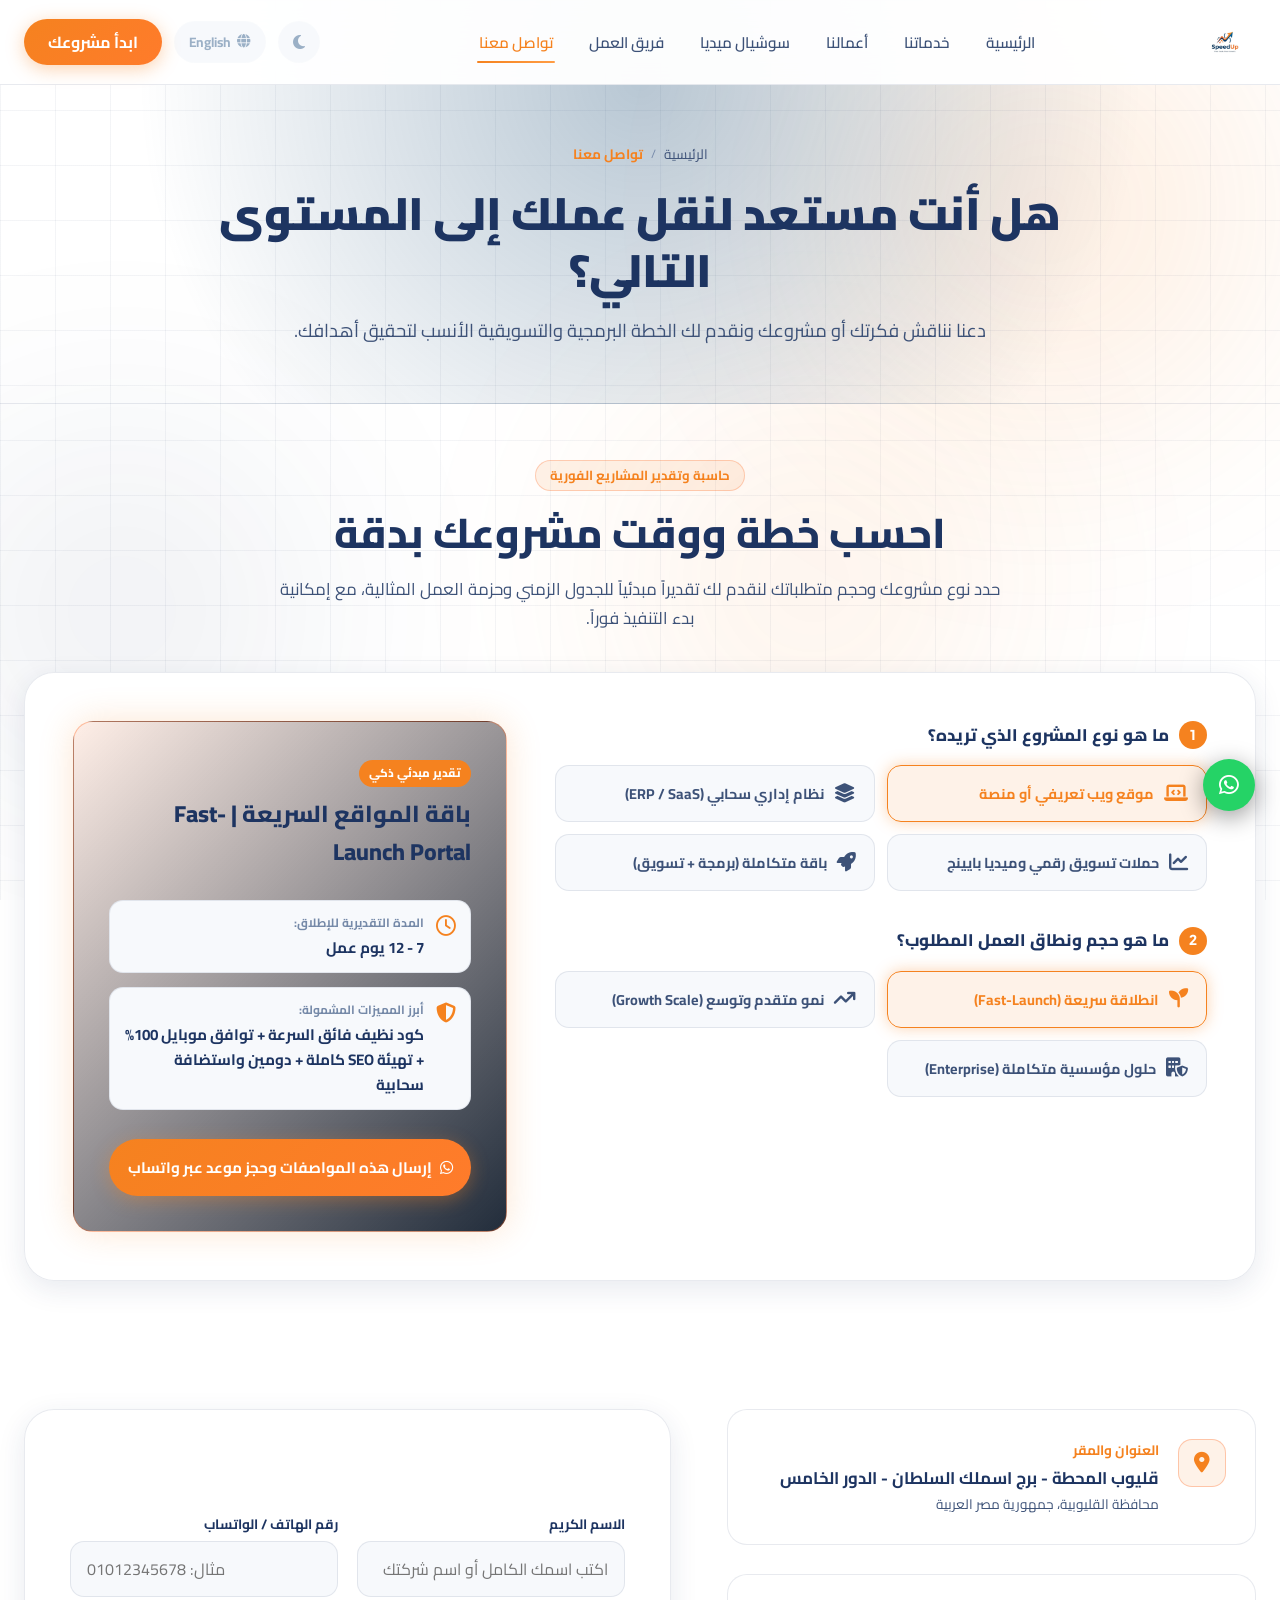
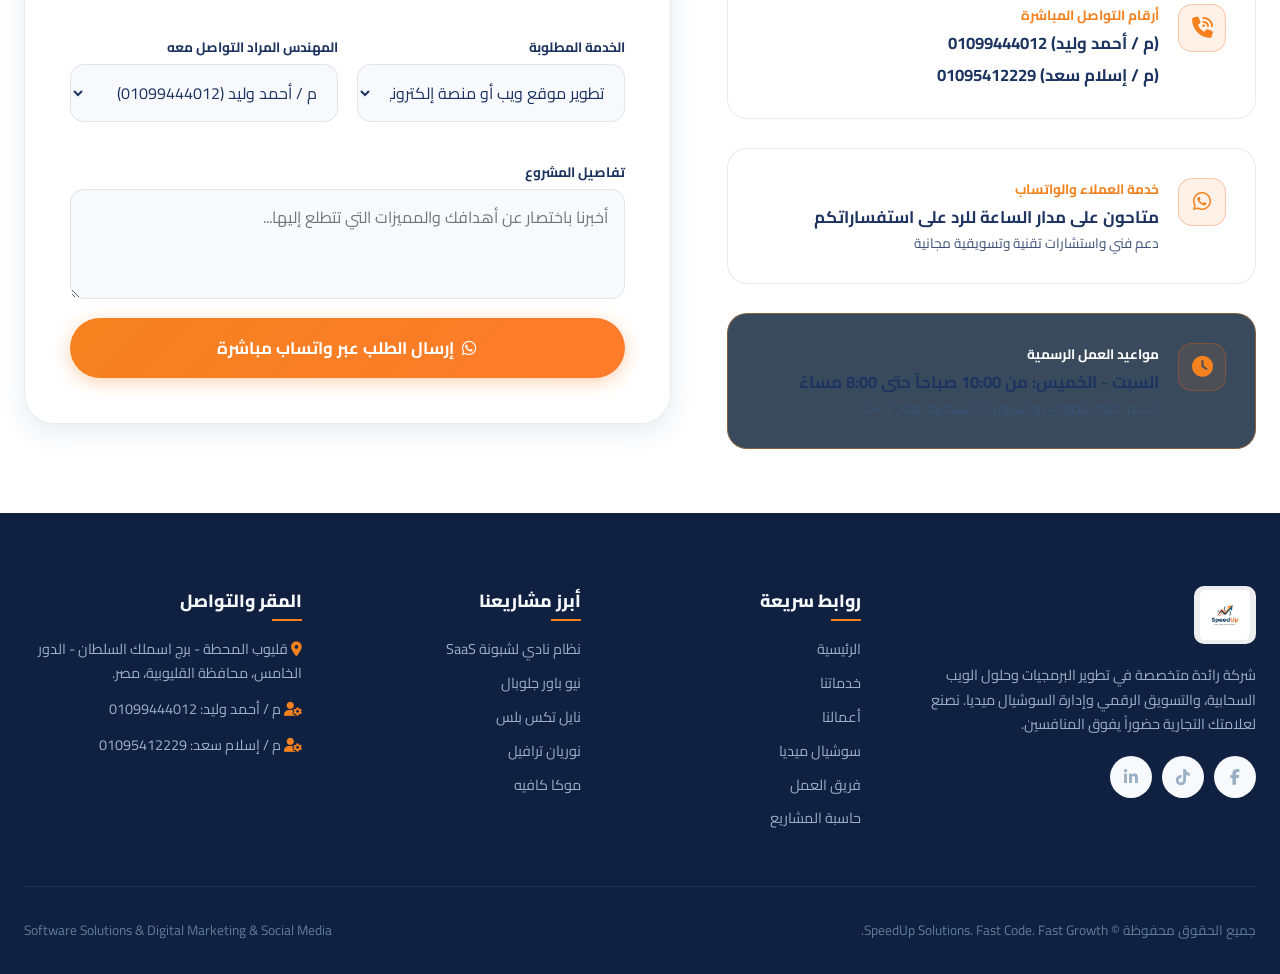
<file: contact.html>
<!DOCTYPE html>
<html lang="ar" dir="rtl" data-theme="light">
<head>
  <meta charset="UTF-8">
  <meta name="viewport" content="width=device-width, initial-scale=1.0">
  <meta http-equiv="X-UA-Compatible" content="IE=edge">

  <!-- Primary Meta SEO Tags -->
  <title>تواصل معنا وحاسبة المشاريع | SpeedUp - Fast Code. Fast Growth.</title>
  <meta name="title" content="تواصل معنا وحاسبة المشاريع | SpeedUp - Fast Code. Fast Growth.">
  <meta name="description" content="تواصل مع إدارة شركة سبيد اب (SpeedUp) في قليوب المحطة، أو استخدم حاسبة المشاريع الفورية لتقدير تكلفة ووقت إطلاق منصتك وحملتك الإعلانية.">
  <meta name="keywords" content="تواصل مع سبيد اب, حاسبة مشاريع, رقم احمد وليد, رقم اسلام سعد, عنوان سبيد اب قليوب, SpeedUp Contact">
  <meta name="author" content="SpeedUp Software & Marketing">
  <meta name="theme-color" content="#f8841f">

  <!-- Open Graph / Facebook -->
  <meta property="og:type" content="website">
  <meta property="og:url" content="https://speedup-solutions.com/contact.html">
  <meta property="og:title" content="تواصل معنا وحاسبة المشاريع | SpeedUp">
  <meta property="og:description" content="احسب جدول ووقت مشروعك بدقة وتواصل مباشرة مع مديري الشركة عبر واتساب.">
  <meta property="og:image" content="assets/images/speedup-logo-transparent.png">

  <!-- Favicon -->
  <link rel="icon" type="image/png" href="assets/images/speedup-logo-transparent.png">

  <!-- Google Web Fonts -->
  <link rel="preconnect" href="https://fonts.googleapis.com">
  <link rel="preconnect" href="https://fonts.gstatic.com" crossorigin>
  <link href="https://fonts.googleapis.com/css2?family=Cairo:wght@400;600;700;800;900&family=Plus+Jakarta+Sans:wght@400;600;700;800&family=Tajawal:wght@400;500;700;800&display=swap" rel="stylesheet">

  <!-- FontAwesome Icons 6.5.1 CDN -->
  <link rel="stylesheet" href="https://cdnjs.cloudflare.com/ajax/libs/font-awesome/6.5.1/css/all.min.css">

  <!-- Core Stylesheet -->
  <link rel="stylesheet" href="css/style.css">
</head>
<body>

  <!-- Ambient Glowing Background Elements -->
  <div class="ambient-glow">
    <div class="ambient-orb ambient-orb-1"></div>
    <div class="ambient-orb ambient-orb-2"></div>
    <div class="ambient-orb ambient-orb-3"></div>
  </div>
  <div class="ambient-grid"></div>

  <!-- Header & Navigation -->
  <header class="site-header" id="site-header">
    <div class="container nav-wrap">
      
      <!-- Brand Logo -->
      <a href="index.html" class="brand-logo-link" id="nav-brand-logo"><img src="assets/images/speedup-logo.png" alt="SpeedUp Logo" class="brand-logo-img"></a>

      <!-- Desktop Navigation Menu -->
      <nav>
        <ul class="nav-menu" id="nav-menu">
          <li><a href="index.html" class="nav-link" data-i18n="nav_home">الرئيسية</a></li>
          <li><a href="services.html" class="nav-link" data-i18n="nav_services">خدماتنا</a></li>
          <li><a href="portfolio.html" class="nav-link" data-i18n="nav_work">أعمالنا</a></li>
          <li><a href="marketing.html" class="nav-link" data-i18n="nav_marketing">سوشيال ميديا</a></li>
          <li><a href="team.html" class="nav-link" data-i18n="nav_team">فريق العمل</a></li>
          <li><a href="contact.html" class="nav-link active" data-i18n="nav_contact">تواصل معنا</a></li>
        </ul>
      </nav>

      <!-- Nav Actions (Lang, Theme, CTA) -->
      <div class="nav-actions">
        <button class="icon-btn" id="theme-toggle-btn" title="تبديل المظهر / Toggle Theme" aria-label="Toggle theme">
          <i class="fa-solid fa-sun"></i>
        </button>

        <button class="icon-btn lang-btn" id="lang-toggle-btn" title="تغيير اللغة / Change Language" aria-label="Change language">
          <i class="fa-solid fa-globe"></i> English
        </button>

        <a href="contact.html" class="btn-primary" data-i18n="btn_talk">
          <span>ابدأ مشروعك</span>
          <i class="fa-solid fa-arrow-left"></i>
        </a>

        <!-- Mobile Toggle Hamburger -->
        <button class="icon-btn mobile-toggle" id="mobile-toggle-btn" aria-label="Open mobile navigation">
          <i class="fa-solid fa-bars"></i>
        </button>
      </div>

    </div>
  </header>

  <!-- Main Content Wrap -->
  <main id="main-content">

    <!-- Page Hero Banner -->
    <section class="page-hero">
      <div class="container page-hero-container">
        <div class="page-breadcrumb">
          <a href="index.html" data-i18n="nav_home">الرئيسية</a>
          <span class="crumb-sep">/</span>
          <span class="crumb-active" data-i18n="nav_contact">تواصل معنا</span>
        </div>
        <h1 class="page-hero-title">
          <span data-i18n="sec_contact_title">هل أنت مستعد لنقل عملك إلى المستوى التالي؟</span>
        </h1>
        <p class="page-hero-subtitle" data-i18n="sec_contact_sub">
          دعنا نناقش فكرتك أو مشروعك ونقدم لك الخطة البرمجية والتسويقية الأنسب لتحقيق أهدافك.
        </p>
      </div>
    </section>

    <!-- Interactive Project Estimator & Scope Calculator -->
    <section class="section estimator-section" style="padding-top: 3.5rem;">
      <div class="container">
        
        <div class="section-header">
          <div class="section-tag" data-i18n="sec_estimator_tag">حاسبة وتقدير المشاريع الفورية</div>
          <h2 class="section-title" data-i18n="sec_estimator_title">احسب خطة ووقت مشروعك بدقة</h2>
          <p class="section-subtitle" data-i18n="sec_estimator_sub">حدد نوع مشروعك وحجم متطلباتك لنقدم لك تقديراً مبدئياً للجدول الزمني وحزمة العمل المثالية، مع إمكانية بدء التنفيذ فوراً.</p>
        </div>

        <div class="estimator-box">
          <div class="estimator-steps">
            
            <!-- Step 1: Type -->
            <div class="estimator-group">
              <label class="estimator-label">
                <span class="step-num">1</span>
                <span data-i18n="est_step1_label">ما هو نوع المشروع الذي تريده؟</span>
              </label>
              <div class="estimator-options" id="estimator-type-options">
                <button type="button" class="est-option-btn active" data-type="web">
                  <i class="fa-solid fa-laptop-code"></i>
                  <span data-i18n="est_opt_web">موقع ويب تعريفي أو منصة</span>
                </button>
                <button type="button" class="est-option-btn" data-type="saas">
                  <i class="fa-solid fa-layer-group"></i>
                  <span data-i18n="est_opt_saas">نظام إداري سحابي (ERP / SaaS)</span>
                </button>
                <button type="button" class="est-option-btn" data-type="mkt">
                  <i class="fa-solid fa-chart-line"></i>
                  <span data-i18n="est_opt_mkt">حملات تسويق رقمي وميديا بايينج</span>
                </button>
                <button type="button" class="est-option-btn" data-type="full">
                  <i class="fa-solid fa-rocket"></i>
                  <span data-i18n="est_opt_full">باقة متكاملة (برمجة + تسويق)</span>
                </button>
              </div>
            </div>

            <!-- Step 2: Scale -->
            <div class="estimator-group">
              <label class="estimator-label">
                <span class="step-num">2</span>
                <span data-i18n="est_step2_label">ما هو حجم ونطاق العمل المطلوب؟</span>
              </label>
              <div class="estimator-options" id="estimator-scale-options">
                <button type="button" class="est-option-btn active" data-scale="starter">
                  <i class="fa-solid fa-seedling"></i>
                  <span data-i18n="est_scale_starter">انطلاقة سريعة (Fast-Launch)</span>
                </button>
                <button type="button" class="est-option-btn" data-scale="growth">
                  <i class="fa-solid fa-arrow-trend-up"></i>
                  <span data-i18n="est_scale_growth">نمو متقدم وتوسع (Growth Scale)</span>
                </button>
                <button type="button" class="est-option-btn" data-scale="enterprise">
                  <i class="fa-solid fa-building-shield"></i>
                  <span data-i18n="est_scale_enterprise">حلول مؤسسية متكاملة (Enterprise)</span>
                </button>
              </div>
            </div>

          </div>

          <!-- Result Output Card -->
          <div class="estimator-result-card" id="estimator-result-box">
            <div class="est-result-header">
              <span class="est-badge" data-i18n="est_res_badge">تقدير مبدئي ذكي</span>
              <h3 class="est-package-name" id="est-package-title">باقة المواقع السريعة | Fast-Launch Portal</h3>
            </div>
            
            <div class="est-metrics-row">
              <div class="est-metric">
                <i class="fa-regular fa-clock"></i>
                <div>
                  <span class="est-metric-label" data-i18n="est_time_label">المدة التقديرية للإطلاق:</span>
                  <strong class="est-metric-val" id="est-timeline-val">7 - 12 يوم عمل</strong>
                </div>
              </div>
              <div class="est-metric">
                <i class="fa-solid fa-shield-halved"></i>
                <div>
                  <span class="est-metric-label" data-i18n="est_features_label">أبرز المميزات المشمولة:</span>
                  <strong class="est-metric-val" id="est-features-val">كود فائق السرعة + توافق موبايل 100% + تهيئة SEO كاملة</strong>
                </div>
              </div>
            </div>

            <div class="est-actions">
              <button type="button" class="btn-primary" id="btn-forward-estimate-whatsapp">
                <i class="fa-brands fa-whatsapp"></i>
                <span data-i18n="btn_forward_estimate">إرسال هذه المواصفات وحجز موعد عبر واتساب</span>
              </button>
            </div>
          </div>

        </div>

      </div>
    </section>

    <!-- Direct Contact & Inquiry Form -->
    <section class="section">
      <div class="container">
        
        <div class="contact-grid">
          
          <!-- Contact Info Column -->
          <div class="contact-info-col">
            
            <div class="contact-info-card">
              <div class="contact-icon">
                <i class="fa-solid fa-location-dot"></i>
              </div>
              <div>
                <div class="contact-card-title" data-i18n="contact_hq_title">العنوان والمقر الرئيسي</div>
                <div class="contact-card-val" data-i18n="contact_hq_val">قليوب المحطة - برج اسملك السلطان - الدور الخامس</div>
                <div class="contact-card-sub" data-i18n="contact_hq_sub">محافظة القليوبية، جمهورية مصر العربية</div>
              </div>
            </div>

            <div class="contact-info-card">
              <div class="contact-icon">
                <i class="fa-solid fa-phone-volume"></i>
              </div>
              <div>
                <div class="contact-card-title" data-i18n="contact_phones_title">أرقام التواصل المباشرة</div>
                <div class="contact-card-val" style="direction: ltr; text-align: right;">
                  <a href="tel:01099444012" style="color: inherit;">01099444012</a> (<span data-i18n="contact_eng_ahmed">م / أحمد وليد</span>)
                </div>
                <div class="contact-card-val" style="direction: ltr; text-align: right; margin-top: 4px;">
                  <a href="tel:01095412229" style="color: inherit;">01095412229</a> (<span data-i18n="contact_eng_eslam">م / إسلام سعد</span>)
                </div>
              </div>
            </div>

            <div class="contact-info-card">
              <div class="contact-icon">
                <i class="fa-brands fa-whatsapp"></i>
              </div>
              <div>
                <div class="contact-card-title" data-i18n="contact_support_title">خدمة العملاء والواتساب</div>
                <div class="contact-card-val" data-i18n="contact_support_val">متاحون على مدار الساعة للرد على استفساراتكم</div>
                <div class="contact-card-sub" data-i18n="contact_support_sub">دعم فني واستشارات تقنية وتسويقية مجانية</div>
              </div>
            </div>

            <div class="contact-info-card" style="border-color: rgba(248, 132, 31, 0.4); background: rgba(8, 29, 52, 0.8);">
              <div class="contact-icon" style="color: var(--primary-orange);">
                <i class="fa-solid fa-clock"></i>
              </div>
              <div>
                <div class="contact-card-title" style="color: #fff;">مواعيد العمل الرسمية</div>
                <div class="contact-card-val">السبت - الخميس: من 10:00 صباحاً حتى 8:00 مساءً</div>
                <div class="contact-card-sub">الدعم الفني للطوارئ والسيرفرات السحابية: متاح 24/7</div>
              </div>
            </div>

          </div>

          <!-- Interactive Inquiry Form -->
          <div class="contact-form-box">
            <h3 style="font-size: 1.45rem; font-weight: 800; color: #fff; margin-bottom: 1.25rem;">أرسل تفاصيل مشروعك للبدء الفوري</h3>
            
            <form id="speedup-contact-form">
              
              <div class="form-group-row">
                <div class="form-group">
                  <label for="form-name" class="form-label" data-i18n="form_name_label">الاسم الكريم</label>
                  <input type="text" id="form-name" class="form-input" placeholder="اكتب اسمك الكامل أو اسم شركتك" required data-i18n="form_name_ph">
                </div>

                <div class="form-group">
                  <label for="form-phone" class="form-label" data-i18n="form_phone_label">رقم الهاتف / الواتساب</label>
                  <input type="tel" id="form-phone" class="form-input" placeholder="مثال: 01012345678" required data-i18n="form_phone_ph">
                </div>
              </div>

              <div class="form-group-row">
                <div class="form-group">
                  <label for="form-service" class="form-label" data-i18n="form_service_label">الخدمة المطلوبة</label>
                  <select id="form-service" class="form-select">
                    <option value="تطوير موقع ويب أو منصة إلكترونية" data-i18n="form_service_opt1">تطوير موقع ويب أو منصة إلكترونية</option>
                    <option value="تطوير نظام إداري سحابي مخصص (ERP / SaaS)" data-i18n="form_service_opt2">تطوير نظام إداري سحابي مخصص (ERP / SaaS)</option>
                    <option value="حملات تسويق رقمي وإعلانات ممولة" data-i18n="form_service_opt3">حملات تسويق رقمي وإعلانات ممولة</option>
                    <option value="إدارة صفحات السوشيال ميديا وصناعة المحتوى" data-i18n="form_service_opt4">إدارة صفحات السوشيال ميديا وصناعة المحتوى</option>
                    <option value="تصميم هوية بصرية وبراندنج كامل" data-i18n="form_service_opt5">تصميم هوية بصرية وبراندنج كامل</option>
                    <option value="باقة متكاملة (برمجة + تسويق)" data-i18n="form_service_opt6">باقة متكاملة (برمجة + تسويق)</option>
                  </select>
                </div>

                <div class="form-group">
                  <label for="form-manager" class="form-label" data-i18n="form_manager_label">المهندس المراد التواصل معه</label>
                  <select id="form-manager" class="form-select">
                    <option value="01099444012" data-i18n="form_manager_opt1">م / أحمد وليد (01099444012)</option>
                    <option value="01095412229" data-i18n="form_manager_opt2">م / إسلام سعد (01095412229)</option>
                  </select>
                </div>
              </div>

              <div class="form-group">
                <label for="form-message" class="form-label" data-i18n="form_msg_label">تفاصيل المشروع</label>
                <textarea id="form-message" class="form-textarea" placeholder="أخبرنا باختصار عن أهدافك والمميزات التي تتطلع إليها..." data-i18n="form_msg_ph"></textarea>
              </div>

              <button type="submit" class="btn-primary btn-submit-form">
                <i class="fa-brands fa-whatsapp"></i>
                <span data-i18n="btn_submit_direct">إرسال الطلب عبر واتساب مباشرة</span>
              </button>

            </form>
          </div>

        </div>

      </div>
    </section>

  </main>

  <!-- Footer -->
  <footer class="site-footer">
    <div class="container">
      <div class="footer-top">
        <div>
          <a href="index.html" class="brand-logo-link" id="nav-brand-logo"><img src="assets/images/speedup-logo.png" alt="SpeedUp Logo" class="brand-logo-img"></a>
          <p class="footer-brand-desc" data-i18n="footer_brand_desc">
            شركة رائدة متخصصة في تطوير البرمجيات وحلول الويب السحابية، والتسويق الرقمي وإدارة السوشيال ميديا. نصنع لعلامتك التجارية حضوراً يفوق المنافسين.
          </p>
          <div class="footer-social-links">
            <a href="https://www.facebook.com/speedup.dev" target="_blank" rel="noopener noreferrer" class="icon-btn" title="Facebook"><i class="fa-brands fa-facebook-f"></i></a>
            <a href="https://www.tiktok.com/@speed.up9824" target="_blank" rel="noopener noreferrer" class="icon-btn" title="TikTok"><i class="fa-brands fa-tiktok"></i></a>
            <a href="https://www.linkedin.com/company/speedup1" target="_blank" rel="noopener noreferrer" class="icon-btn" title="LinkedIn"><i class="fa-brands fa-linkedin-in"></i></a>
          </div>
        </div>

        <div>
          <h4 class="footer-col-title" data-i18n="footer_col_links">روابط سريعة</h4>
          <ul class="footer-links">
            <li><a href="index.html" data-i18n="nav_home">الرئيسية</a></li>
            <li><a href="services.html" data-i18n="nav_services">خدماتنا التقنية</a></li>
            <li><a href="portfolio.html" data-i18n="nav_work">معرض أعمالنا</a></li>
            <li><a href="marketing.html" data-i18n="nav_marketing">السوشيال ميديا</a></li>
            <li><a href="team.html" data-i18n="nav_team">فريق الإدارة</a></li>
            <li><a href="contact.html" data-i18n="nav_estimator">تواصل وحاسبة المشاريع</a></li>
          </ul>
        </div>

        <div>
          <h4 class="footer-col-title" data-i18n="footer_col_projects">أبرز مشاريعنا</h4>
          <ul class="footer-links">
            <li><a href="https://www.lisbon-club.com/" target="_blank">نظام نادي لشبونة SaaS</a></li>
            <li><a href="https://www.new-power-global.com/" target="_blank">نيو باور جلوبال</a></li>
            <li><a href="https://nile-tex-plus.com/" target="_blank">نايل تكس بلس</a></li>
            <li><a href="https://nouryan-travel.com/" target="_blank">نوريان ترافيل</a></li>
            <li><a href="https://medowaled.github.io/moca/" target="_blank">موكا كافيه</a></li>
          </ul>
        </div>

        <div>
          <h4 class="footer-col-title" data-i18n="footer_col_hq">المقر والتواصل</h4>
          <ul class="footer-links" style="gap: 12px;">
            <li><i class="fa-solid fa-location-dot" style="color: var(--primary-orange);"></i> <span data-i18n="card_loc_val">قليوب المحطة - برج اسملك السلطان - الدور الخامس</span></li>
            <li><i class="fa-solid fa-user-gear" style="color: var(--primary-orange);"></i> <span data-i18n="footer_eng_ahmed">م / أحمد وليد: 01099444012</span></li>
            <li><i class="fa-solid fa-user-gear" style="color: var(--primary-orange);"></i> <span data-i18n="footer_eng_eslam">م / إسلام سعد: 01095412229</span></li>
          </ul>
        </div>
      </div>

      <div class="footer-bottom">
        <p data-i18n="footer_rights">جميع الحقوق محفوظة © SpeedUp Solutions. Fast Code. Fast Growth.</p>
        <p data-i18n="footer_spec_val">Software Solutions & Digital Marketing & Social Media</p>
      </div>
    </div>
  </footer>

  <!-- Floating Actions -->
  <div class="floating-contact-bar">
    <a href="https://wa.me/201099444012" target="_blank" rel="noopener noreferrer" class="float-action-btn float-whatsapp" title="تواصل سريع عبر واتساب" aria-label="WhatsApp Chat">
      <i class="fa-brands fa-whatsapp"></i>
    </a>
    <button class="float-action-btn float-top" id="scroll-to-top-btn" title="العودة للأعلى" aria-label="Scroll to top">
      <i class="fa-solid fa-arrow-up"></i>
    </button>
  </div>

  <script src="js/main.js"></script>
</body>
</html>
</file>
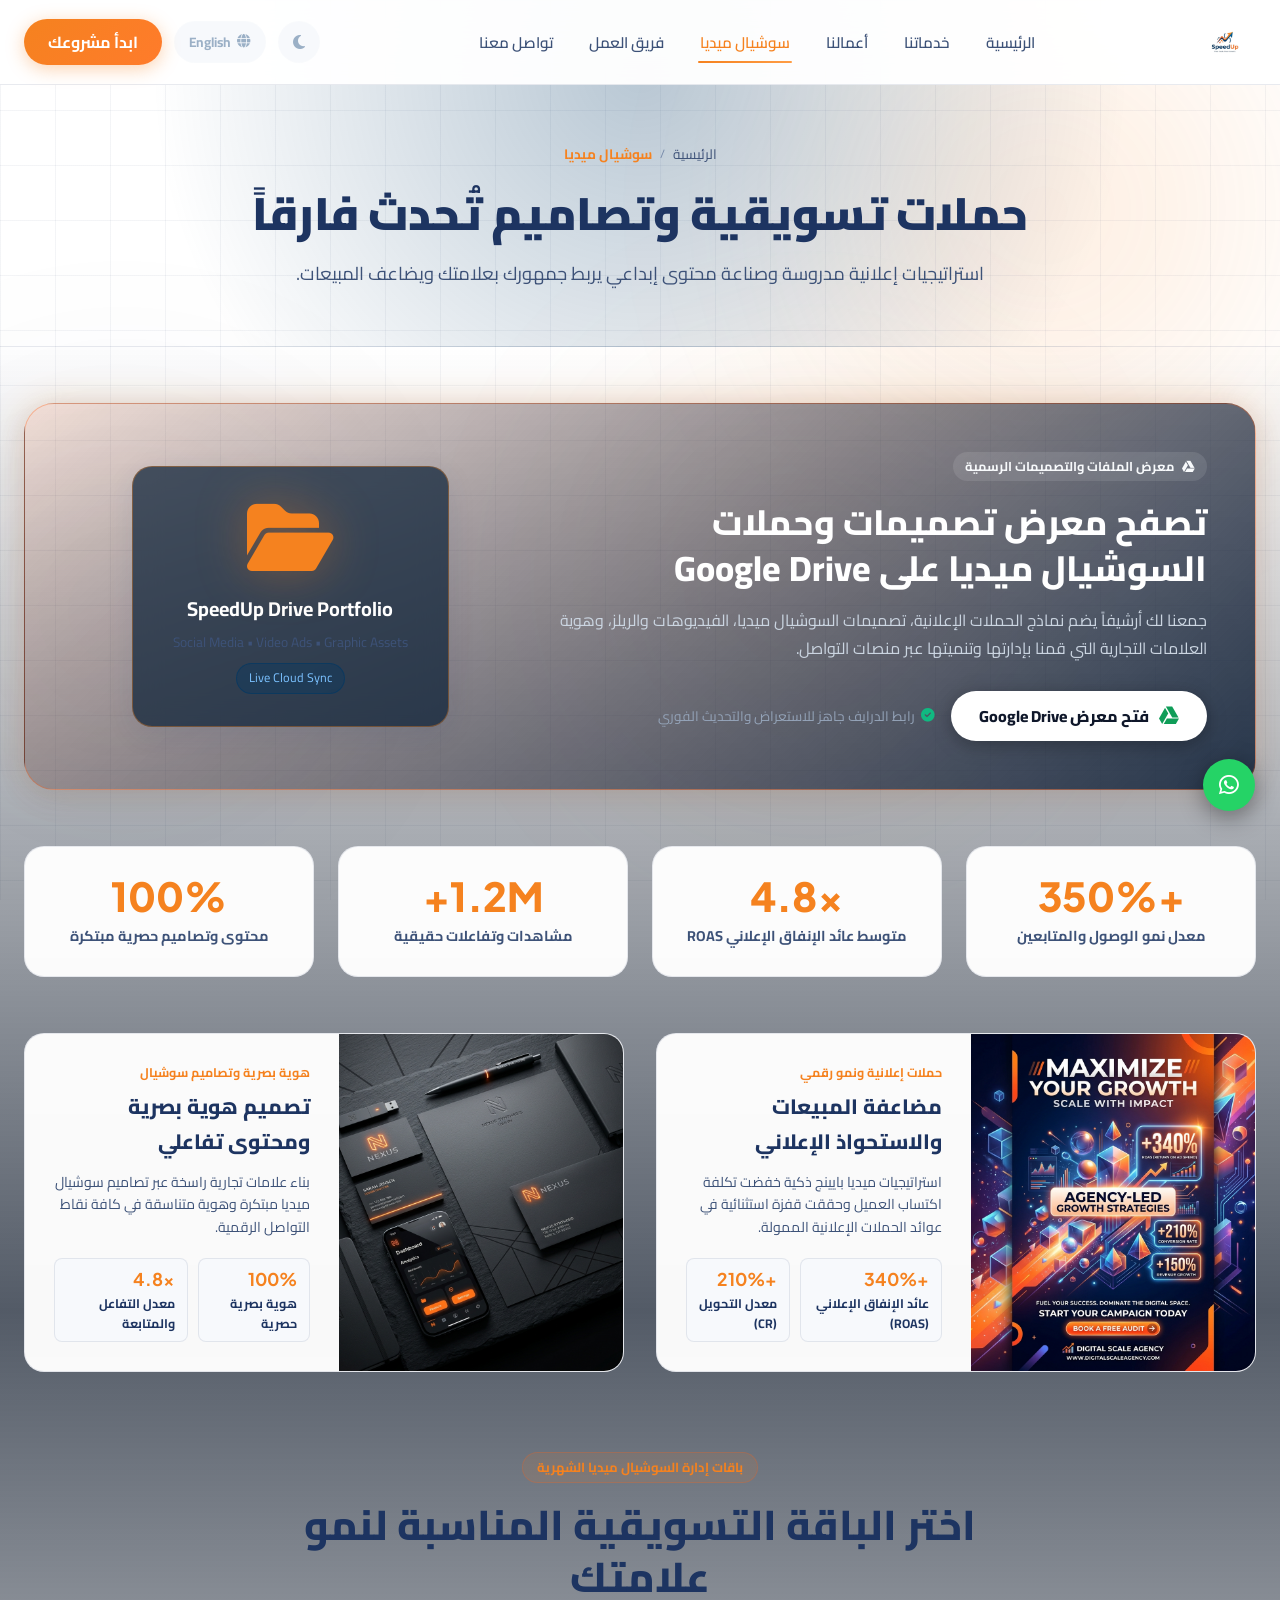
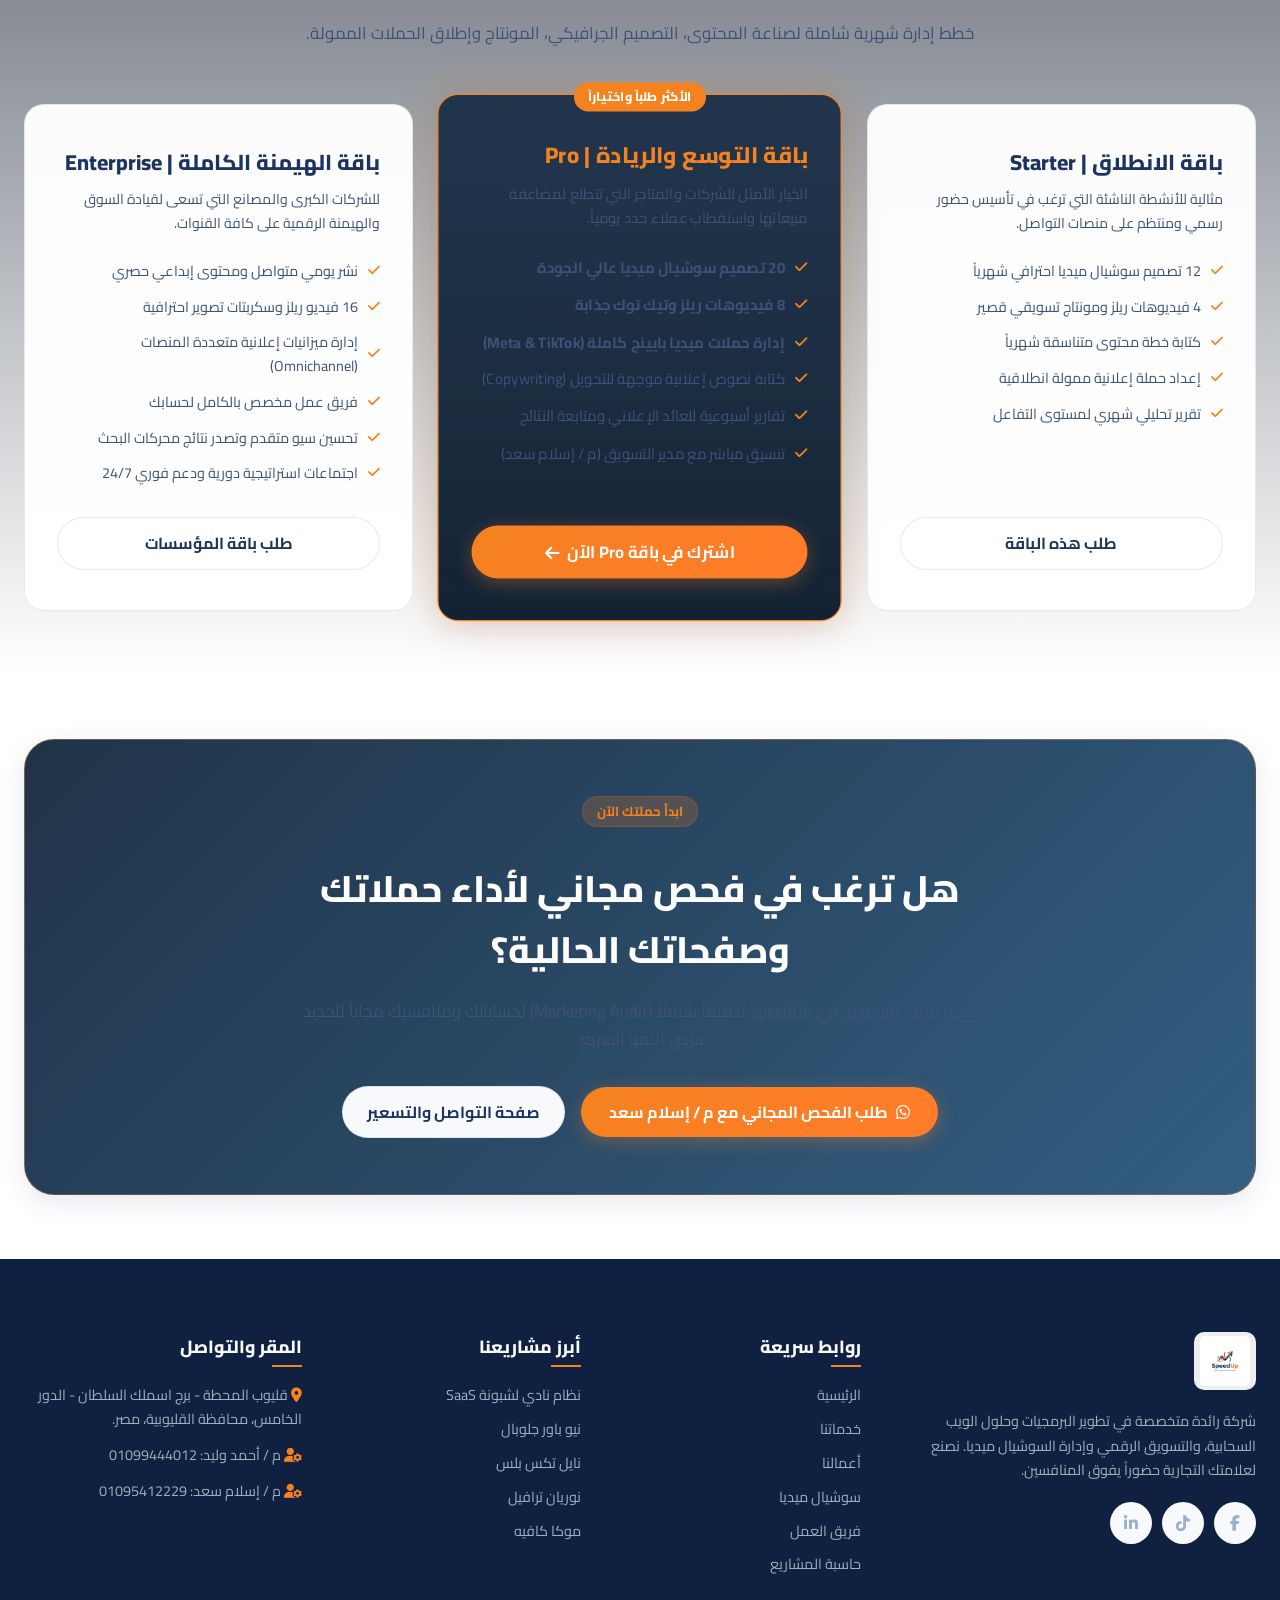
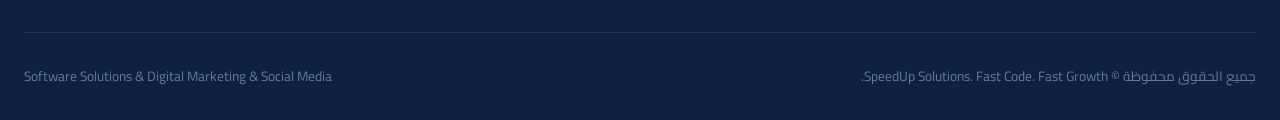
<file: marketing.html>
<!DOCTYPE html>
<html lang="ar" dir="rtl" data-theme="light">
<head>
  <meta charset="UTF-8">
  <meta name="viewport" content="width=device-width, initial-scale=1.0">
  <meta http-equiv="X-UA-Compatible" content="IE=edge">

  <!-- Primary Meta SEO Tags -->
  <title>سوشيال ميديا وحملات التسويق الرقمي | SpeedUp - Fast Code. Fast Growth.</title>
  <meta name="title" content="سوشيال ميديا وحملات التسويق الرقمي | SpeedUp - Fast Code. Fast Growth.">
  <meta name="description" content="إدارة احترافية لحسابات السوشيال ميديا، تصميمات إبداعية، صناعة ريلز وفيديوهات، وحملات ميديا بايينج ممولة تحقق أعلى عائد استثماري ROAS مع سبيد اب (SpeedUp).">
  <meta name="keywords" content="سوشيال ميديا, ميديا بايينج, اعلانات ممولة, فيسبوك ادز, تيك توك ادز, تصاميم سوشيال ميديا, ريلز, SpeedUp Marketing">
  <meta name="author" content="SpeedUp Software & Marketing">
  <meta name="theme-color" content="#f8841f">

  <!-- Open Graph / Facebook -->
  <meta property="og:type" content="website">
  <meta property="og:url" content="https://speedup-solutions.com/marketing.html">
  <meta property="og:title" content="سوشيال ميديا والتسويق الرقمي | SpeedUp">
  <meta property="og:description" content="استراتيجيات إعلانية مدروسة وصناعة محتوى إبداعي يربط جمهورك بعلامتك ويضاعف المبيعات.">
  <meta property="og:image" content="assets/images/speedup-logo-transparent.png">

  <!-- Favicon -->
  <link rel="icon" type="image/png" href="assets/images/speedup-logo-transparent.png">

  <!-- Google Web Fonts -->
  <link rel="preconnect" href="https://fonts.googleapis.com">
  <link rel="preconnect" href="https://fonts.gstatic.com" crossorigin>
  <link href="https://fonts.googleapis.com/css2?family=Cairo:wght@400;600;700;800;900&family=Plus+Jakarta+Sans:wght@400;600;700;800&family=Tajawal:wght@400;500;700;800&display=swap" rel="stylesheet">

  <!-- FontAwesome Icons 6.5.1 CDN -->
  <link rel="stylesheet" href="https://cdnjs.cloudflare.com/ajax/libs/font-awesome/6.5.1/css/all.min.css">

  <!-- Core Stylesheet -->
  <link rel="stylesheet" href="css/style.css">
</head>
<body>

  <!-- Ambient Glowing Background Elements -->
  <div class="ambient-glow">
    <div class="ambient-orb ambient-orb-1"></div>
    <div class="ambient-orb ambient-orb-2"></div>
    <div class="ambient-orb ambient-orb-3"></div>
  </div>
  <div class="ambient-grid"></div>

  <!-- Header & Navigation -->
  <header class="site-header" id="site-header">
    <div class="container nav-wrap">
      
      <!-- Brand Logo -->
      <a href="index.html" class="brand-logo-link" id="nav-brand-logo"><img src="assets/images/speedup-logo.png" alt="SpeedUp Logo" class="brand-logo-img"></a>

      <!-- Desktop Navigation Menu -->
      <nav>
        <ul class="nav-menu" id="nav-menu">
          <li><a href="index.html" class="nav-link" data-i18n="nav_home">الرئيسية</a></li>
          <li><a href="services.html" class="nav-link" data-i18n="nav_services">خدماتنا</a></li>
          <li><a href="portfolio.html" class="nav-link" data-i18n="nav_work">أعمالنا</a></li>
          <li><a href="marketing.html" class="nav-link active" data-i18n="nav_marketing">سوشيال ميديا</a></li>
          <li><a href="team.html" class="nav-link" data-i18n="nav_team">فريق العمل</a></li>
          <li><a href="contact.html" class="nav-link" data-i18n="nav_contact">تواصل معنا</a></li>
        </ul>
      </nav>

      <!-- Nav Actions (Lang, Theme, CTA) -->
      <div class="nav-actions">
        <button class="icon-btn" id="theme-toggle-btn" title="تبديل المظهر / Toggle Theme" aria-label="Toggle theme">
          <i class="fa-solid fa-sun"></i>
        </button>

        <button class="icon-btn lang-btn" id="lang-toggle-btn" title="تغيير اللغة / Change Language" aria-label="Change language">
          <i class="fa-solid fa-globe"></i> English
        </button>

        <a href="contact.html" class="btn-primary" data-i18n="btn_talk">
          <span>ابدأ مشروعك</span>
          <i class="fa-solid fa-arrow-left"></i>
        </a>

        <!-- Mobile Toggle Hamburger -->
        <button class="icon-btn mobile-toggle" id="mobile-toggle-btn" aria-label="Open mobile navigation">
          <i class="fa-solid fa-bars"></i>
        </button>
      </div>

    </div>
  </header>

  <!-- Main Content Wrap -->
  <main id="main-content">

    <!-- Page Hero Banner -->
    <section class="page-hero">
      <div class="container page-hero-container">
        <div class="page-breadcrumb">
          <a href="index.html" data-i18n="nav_home">الرئيسية</a>
          <span class="crumb-sep">/</span>
          <span class="crumb-active" data-i18n="nav_marketing">سوشيال ميديا</span>
        </div>
        <h1 class="page-hero-title">
          <span data-i18n="sec_marketing_title">حملات تسويقية وتصاميم تُحدث فارقاً</span>
        </h1>
        <p class="page-hero-subtitle" data-i18n="sec_marketing_sub">
          استراتيجيات إعلانية مدروسة وصناعة محتوى إبداعي يربط جمهورك بعلامتك ويقود مبيعاتك نحو نمو متسارع ومستدام.
        </p>
      </div>
    </section>

    <!-- Marketing Showcase & Google Drive Banner -->
    <section class="section marketing-section" style="padding-top: 3.5rem;">
      <div class="container">
        
        <!-- Prominent Google Drive Official Archive Banner -->
        <div class="marketing-drive-banner">
          <div class="drive-banner-info">
            <div class="drive-banner-badge">
              <i class="fa-brands fa-google-drive"></i>
              <span data-i18n="drive_badge">معرض الملفات والتصميمات الرسمية</span>
            </div>
            <h2 class="drive-banner-title" data-i18n="drive_title">تصفح معرض تصميمات وحملات السوشيال ميديا على Google Drive</h2>
            <p class="drive-banner-desc" data-i18n="drive_desc">
              جمعنا لك أرشيفاً يضم نماذج الحملات الإعلانية، تصميمات السوشيال ميديا، الفيديوهات والريلز، وهوية العلامات التجارية التي قمنا بإدارتها وتنميتها عبر منصات التواصل.
            </p>
            <div class="drive-actions">
              <a href="https://drive.google.com/drive/folders/1Uw-7PwshjX3lRJRLxQBlDBG2ASu-DRkG?usp=drive_link" target="_blank" rel="noopener noreferrer" class="btn-drive" id="btn-open-drive-gallery">
                <i class="fa-brands fa-google-drive" style="color: #0f9d58; font-size: 1.25rem;"></i>
                <span data-i18n="btn_open_drive">فتح معرض Google Drive</span>
              </a>
              <span class="drive-status-tag">
                <i class="fa-solid fa-circle-check" style="color: #10b981;"></i>
                <span data-i18n="drive_status_ready">رابط الدرايف جاهز للاستعراض والتحديث الفوري</span>
              </span>
            </div>
          </div>

          <div class="drive-banner-graphic" style="display: flex; justify-content: center;">
            <div style="background: rgba(8, 29, 52, 0.7); padding: 2rem 2.5rem; border-radius: 20px; border: 1px solid rgba(248, 132, 31, 0.35); backdrop-filter: blur(14px); text-align: center; box-shadow: var(--shadow-card);">
              <i class="fa-solid fa-folder-open" style="font-size: 4.8rem; color: var(--primary-orange); margin-bottom: 1rem; filter: drop-shadow(0 0 25px var(--primary-orange-glow));"></i>
              <h4 style="color: #fff; font-size: 1.25rem; font-weight: 700;">SpeedUp Drive Portfolio</h4>
              <p style="color: var(--text-muted); font-size: 0.85rem; margin-top: 6px;">Social Media • Video Ads • Graphic Assets</p>
              <span style="display: inline-block; margin-top: 10px; font-size: 0.78rem; background: rgba(0, 55, 100, 0.35); color: #7bc1ff; padding: 4px 12px; border-radius: 9999px; border: 1px solid rgba(0, 55, 100, 0.6);">
                Live Cloud Sync
              </span>
            </div>
          </div>
        </div>

        <!-- Growth Metrics Cards -->
        <div style="display: grid; grid-template-columns: repeat(4, 1fr); gap: 1.5rem; margin: 3.5rem 0;">
          <div style="background: var(--bg-card); border: 1px solid var(--border-glass); border-radius: var(--radius-lg); padding: 1.8rem; text-align: center;">
            <div style="font-size: 2.5rem; font-weight: 900; color: var(--primary-orange); font-family: var(--font-en); line-height: 1;">+350%</div>
            <div style="font-size: 0.9rem; color: var(--text-muted); font-weight: 700; margin-top: 8px;">معدل نمو الوصول والمتابعين</div>
          </div>

          <div style="background: var(--bg-card); border: 1px solid var(--border-glass); border-radius: var(--radius-lg); padding: 1.8rem; text-align: center;">
            <div style="font-size: 2.5rem; font-weight: 900; color: var(--primary-orange); font-family: var(--font-en); line-height: 1;">4.8x</div>
            <div style="font-size: 0.9rem; color: var(--text-muted); font-weight: 700; margin-top: 8px;">متوسط عائد الإنفاق الإعلاني ROAS</div>
          </div>

          <div style="background: var(--bg-card); border: 1px solid var(--border-glass); border-radius: var(--radius-lg); padding: 1.8rem; text-align: center;">
            <div style="font-size: 2.5rem; font-weight: 900; color: var(--primary-orange); font-family: var(--font-en); line-height: 1;">1.2M+</div>
            <div style="font-size: 0.9rem; color: var(--text-muted); font-weight: 700; margin-top: 8px;">مشاهدات وتفاعلات حقيقية</div>
          </div>

          <div style="background: var(--bg-card); border: 1px solid var(--border-glass); border-radius: var(--radius-lg); padding: 1.8rem; text-align: center;">
            <div style="font-size: 2.5rem; font-weight: 900; color: var(--primary-orange); font-family: var(--font-en); line-height: 1;">100%</div>
            <div style="font-size: 0.9rem; color: var(--text-muted); font-weight: 700; margin-top: 8px;">محتوى وتصاميم حصرية مبتكرة</div>
          </div>
        </div>

        <!-- Marketing Case Study Cards -->
        <div class="marketing-features-grid">
          
          <!-- Campaign Card 1 -->
          <div class="marketing-feature-card">
            <img src="assets/images/marketing/campaign-growth.jpg" alt="Performance Marketing Campaign" class="marketing-card-img">
            <div class="marketing-card-content">
              <span class="marketing-card-tag" data-i18n="mkt_card1_tag">حملات إعلانية ونمو رقمي</span>
              <h3 class="marketing-card-title" data-i18n="mkt_card1_title">مضاعفة المبيعات والاستحواذ الإعلاني</h3>
              <p class="marketing-card-desc" data-i18n="mkt_card1_desc">استراتيجيات ميديا بايينج ذكية خفضت تكلفة اكتساب العميل وحققت قفزة استثنائية في عوائد الحملات الإعلانية الممولة.</p>
              <div class="stat-pill-group">
                <div class="stat-pill">
                  <span>+340%</span>
                  <div data-i18n="mkt_card1_stat1">عائد الإنفاق الإعلاني (ROAS)</div>
                </div>
                <div class="stat-pill">
                  <span>+210%</span>
                  <div data-i18n="mkt_card1_stat2">معدل التحويل (CR)</div>
                </div>
              </div>
            </div>
          </div>

          <!-- Campaign Card 2 -->
          <div class="marketing-feature-card">
            <img src="assets/images/marketing/branding-identity.jpg" alt="Creative Brand Identity Showcase" class="marketing-card-img">
            <div class="marketing-card-content">
              <span class="marketing-card-tag" data-i18n="mkt_card2_tag">هوية بصرية وتصاميم سوشيال</span>
              <h3 class="marketing-card-title" data-i18n="mkt_card2_title">تصميم هوية بصرية ومحتوى تفاعلي</h3>
              <p class="marketing-card-desc" data-i18n="mkt_card2_desc">بناء علامات تجارية راسخة عبر تصاميم سوشيال ميديا مبتكرة وهوية متناسقة في كافة نقاط التواصل الرقمية.</p>
              <div class="stat-pill-group">
                <div class="stat-pill">
                  <span>100%</span>
                  <div data-i18n="mkt_card2_stat1">هوية بصرية حصرية</div>
                </div>
                <div class="stat-pill">
                  <span>4.8x</span>
                  <div data-i18n="mkt_card2_stat2">معدل التفاعل والمتابعة</div>
                </div>
              </div>
            </div>
          </div>

        </div>

        <!-- Monthly Social Media Tiers / Packages -->
        <div style="margin-top: 5rem;">
          <div class="section-header">
            <div class="section-tag">باقات إدارة السوشيال ميديا الشهرية</div>
            <h2 class="section-title">اختر الباقة التسويقية المناسبة لنمو علامتك</h2>
            <p class="section-subtitle">خطط إدارة شهرية شاملة لصناعة المحتوى، التصميم الجرافيكي، المونتاج وإطلاق الحملات الممولة.</p>
          </div>

          <div class="marketing-tiers-grid">
            
            <!-- Tier 1: Growth Starter -->
            <div class="tier-card">
              <div class="tier-name">باقة الانطلاق | Starter</div>
              <div class="tier-desc">مثالية للأنشطة الناشئة التي ترغب في تأسيس حضور رسمي ومنتظم على منصات التواصل.</div>
              <ul class="tier-features">
                <li><i class="fa-solid fa-check"></i> <span>12 تصميم سوشيال ميديا احترافي شهرياً</span></li>
                <li><i class="fa-solid fa-check"></i> <span>4 فيديوهات ريلز ومونتاج تسويقي قصير</span></li>
                <li><i class="fa-solid fa-check"></i> <span>كتابة خطة محتوى متناسقة شهرياً</span></li>
                <li><i class="fa-solid fa-check"></i> <span>إعداد حملة إعلانية ممولة انطلاقية</span></li>
                <li><i class="fa-solid fa-check"></i> <span>تقرير تحليلي شهري لمستوى التفاعل</span></li>
              </ul>
              <a href="contact.html?package=starter" class="btn-outline tier-btn">
                <span>طلب هذه الباقة</span>
              </a>
            </div>

            <!-- Tier 2: Business Pro (Featured) -->
            <div class="tier-card featured-tier">
              <span class="tier-badge">الأكثر طلباً واختياراً</span>
              <div class="tier-name" style="color: var(--primary-orange);">باقة التوسع والريادة | Pro</div>
              <div class="tier-desc">الخيار الأمثل للشركات والمتاجر التي تتطلع لمضاعفة مبيعاتها واستقطاب عملاء جدد يومياً.</div>
              <ul class="tier-features">
                <li><i class="fa-solid fa-check"></i> <strong>20 تصميم سوشيال ميديا عالي الجودة</strong></li>
                <li><i class="fa-solid fa-check"></i> <strong>8 فيديوهات ريلز وتيك توك جذابة</strong></li>
                <li><i class="fa-solid fa-check"></i> <strong>إدارة حملات ميديا بايينج كاملة (Meta & TikTok)</strong></li>
                <li><i class="fa-solid fa-check"></i> <span>كتابة نصوص إعلانية موجهة للتحويل (Copywriting)</span></li>
                <li><i class="fa-solid fa-check"></i> <span>تقارير أسبوعية للعائد الإعلاني ومتابعة النتائج</span></li>
                <li><i class="fa-solid fa-check"></i> <span>تنسيق مباشر مع مدير التسويق (م / إسلام سعد)</span></li>
              </ul>
              <a href="contact.html?package=pro" class="btn-primary tier-btn">
                <span>اشترك في باقة Pro الآن</span>
                <i class="fa-solid fa-arrow-left"></i>
              </a>
            </div>

            <!-- Tier 3: Enterprise Dominance -->
            <div class="tier-card">
              <div class="tier-name">باقة الهيمنة الكاملة | Enterprise</div>
              <div class="tier-desc">للشركات الكبرى والمصانع التي تسعى لقيادة السوق والهيمنة الرقمية على كافة القنوات.</div>
              <ul class="tier-features">
                <li><i class="fa-solid fa-check"></i> <span>نشر يومي متواصل ومحتوى إبداعي حصري</span></li>
                <li><i class="fa-solid fa-check"></i> <span>16 فيديو ريلز وسكربتات تصوير احترافية</span></li>
                <li><i class="fa-solid fa-check"></i> <span>إدارة ميزانيات إعلانية متعددة المنصات (Omnichannel)</span></li>
                <li><i class="fa-solid fa-check"></i> <span>فريق عمل مخصص بالكامل لحسابك</span></li>
                <li><i class="fa-solid fa-check"></i> <span>تحسين سيو متقدم وتصدر نتائج محركات البحث</span></li>
                <li><i class="fa-solid fa-check"></i> <span>اجتماعات استراتيجية دورية ودعم فوري 24/7</span></li>
              </ul>
              <a href="contact.html?package=enterprise" class="btn-outline tier-btn">
                <span>طلب باقة المؤسسات</span>
              </a>
            </div>

          </div>
        </div>

      </div>
    </section>

    <!-- CTA Section -->
    <section class="section" style="padding-top: 4rem; padding-bottom: 4rem;">
      <div class="container">
        <div style="background: linear-gradient(135deg, rgba(8, 29, 52, 0.9) 0%, rgba(0, 55, 100, 0.8) 100%); border: 1px solid rgba(248, 132, 31, 0.35); border-radius: var(--radius-xl); padding: 3.5rem 2.5rem; text-align: center; position: relative; overflow: hidden; box-shadow: var(--shadow-card);">
          <div style="position: relative; z-index: 2; max-width: 700px; margin: 0 auto;">
            <div class="section-tag" style="background: rgba(248, 132, 31, 0.2); color: var(--primary-orange);">ابدأ حملتك الآن</div>
            <h2 style="font-size: 2.3rem; font-weight: 800; color: #fff; margin: 1rem 0;">هل ترغب في فحص مجاني لأداء حملاتك وصفحاتك الحالية؟</h2>
            <p style="color: var(--text-muted); font-size: 1.05rem; line-height: 1.7; margin-bottom: 2rem;">
              يقدم فريق التسويق في SpeedUp تدقيقاً شاملاً (Marketing Audit) لحساباتك ومنافسيك مجاناً لتحديد فرص النمو السريع.
            </p>
            <div style="display: flex; align-items: center; justify-content: center; gap: 1rem; flex-wrap: wrap;">
              <a href="https://wa.me/201095412229?text=%D9%85%D8%B1%D8%AD%D8%A8%D8%A7%D9%8B%20%D9%85%20%D8%A5%D8%B3%D9%84%D8%A7%D9%85%20%D8%B3%D8%B9%D8%AF%D8%8C%20%D8%A3%D9%88%D8%AF%20%D8%B7%D9%84%D8%A8%20%D9%81%D8%AD%D8%B5%20%D9%85%D8%AC%D8%A7%D9%86%D9%8A%20%D9%84%D8%AD%D8%B3%D8%A7%D8%A8%D8%A7%D8%AA%20%D8%A7%D9%84%D8%B3%D9%88%D8%B4%D9%8A%D8%A7%D9%84%20%D9%85%D9%8A%D8%AF%D9%8A%D8%A7%20%D9%88%D8%A7%D9%84%D8%AD%D9%85%D9%84%D8%A7%D8%AA%20%D8%A7%D9%84%D8%A5%D8%B9%D9%84%D8%A7%D9%86%D9%8A%D8%A9" target="_blank" rel="noopener noreferrer" class="btn-primary" style="padding: 12px 28px; font-size: 1rem;">
                <i class="fa-brands fa-whatsapp"></i>
                <span>طلب الفحص المجاني مع م / إسلام سعد</span>
              </a>
              <a href="contact.html" class="btn-outline" style="padding: 12px 24px; font-size: 1rem;">
                <span>صفحة التواصل والتسعير</span>
              </a>
            </div>
          </div>
        </div>
      </div>
    </section>

  </main>

  <!-- Footer -->
  <footer class="site-footer">
    <div class="container">
      <div class="footer-top">
        <div>
          <a href="index.html" class="brand-logo-link" id="nav-brand-logo"><img src="assets/images/speedup-logo.png" alt="SpeedUp Logo" class="brand-logo-img"></a>
          <p class="footer-brand-desc" data-i18n="footer_brand_desc">
            شركة رائدة متخصصة في تطوير البرمجيات وحلول الويب السحابية، والتسويق الرقمي وإدارة السوشيال ميديا. نصنع لعلامتك التجارية حضوراً يفوق المنافسين.
          </p>
          <div class="footer-social-links">
            <a href="https://www.facebook.com/speedup.dev" target="_blank" rel="noopener noreferrer" class="icon-btn" title="Facebook"><i class="fa-brands fa-facebook-f"></i></a>
            <a href="https://www.tiktok.com/@speed.up9824" target="_blank" rel="noopener noreferrer" class="icon-btn" title="TikTok"><i class="fa-brands fa-tiktok"></i></a>
            <a href="https://www.linkedin.com/company/speedup1" target="_blank" rel="noopener noreferrer" class="icon-btn" title="LinkedIn"><i class="fa-brands fa-linkedin-in"></i></a>
          </div>
        </div>

        <div>
          <h4 class="footer-col-title" data-i18n="footer_col_links">روابط سريعة</h4>
          <ul class="footer-links">
            <li><a href="index.html" data-i18n="nav_home">الرئيسية</a></li>
            <li><a href="services.html" data-i18n="nav_services">خدماتنا التقنية</a></li>
            <li><a href="portfolio.html" data-i18n="nav_work">معرض أعمالنا</a></li>
            <li><a href="marketing.html" data-i18n="nav_marketing">السوشيال ميديا</a></li>
            <li><a href="team.html" data-i18n="nav_team">فريق الإدارة</a></li>
            <li><a href="contact.html" data-i18n="nav_estimator">تواصل وحاسبة المشاريع</a></li>
          </ul>
        </div>

        <div>
          <h4 class="footer-col-title" data-i18n="footer_col_projects">أبرز مشاريعنا</h4>
          <ul class="footer-links">
            <li><a href="https://www.lisbon-club.com/" target="_blank">نظام نادي لشبونة SaaS</a></li>
            <li><a href="https://www.new-power-global.com/" target="_blank">نيو باور جلوبال</a></li>
            <li><a href="https://nile-tex-plus.com/" target="_blank">نايل تكس بلس</a></li>
            <li><a href="https://nouryan-travel.com/" target="_blank">نوريان ترافيل</a></li>
            <li><a href="https://medowaled.github.io/moca/" target="_blank">موكا كافيه</a></li>
          </ul>
        </div>

        <div>
          <h4 class="footer-col-title" data-i18n="footer_col_hq">المقر والتواصل</h4>
          <ul class="footer-links" style="gap: 12px;">
            <li><i class="fa-solid fa-location-dot" style="color: var(--primary-orange);"></i> <span data-i18n="card_loc_val">قليوب المحطة - برج اسملك السلطان - الدور الخامس</span></li>
            <li><i class="fa-solid fa-user-gear" style="color: var(--primary-orange);"></i> <span data-i18n="footer_eng_ahmed">م / أحمد وليد: 01099444012</span></li>
            <li><i class="fa-solid fa-user-gear" style="color: var(--primary-orange);"></i> <span data-i18n="footer_eng_eslam">م / إسلام سعد: 01095412229</span></li>
          </ul>
        </div>
      </div>

      <div class="footer-bottom">
        <p data-i18n="footer_rights">جميع الحقوق محفوظة © SpeedUp Solutions. Fast Code. Fast Growth.</p>
        <p data-i18n="footer_spec_val">Software Solutions & Digital Marketing & Social Media</p>
      </div>
    </div>
  </footer>

  <!-- Floating Actions -->
  <div class="floating-contact-bar">
    <a href="https://wa.me/201099444012" target="_blank" rel="noopener noreferrer" class="float-action-btn float-whatsapp" title="تواصل سريع عبر واتساب" aria-label="WhatsApp Chat">
      <i class="fa-brands fa-whatsapp"></i>
    </a>
    <button class="float-action-btn float-top" id="scroll-to-top-btn" title="العودة للأعلى" aria-label="Scroll to top">
      <i class="fa-solid fa-arrow-up"></i>
    </button>
  </div>

  <script src="js/main.js"></script>
</body>
</html>
</file>
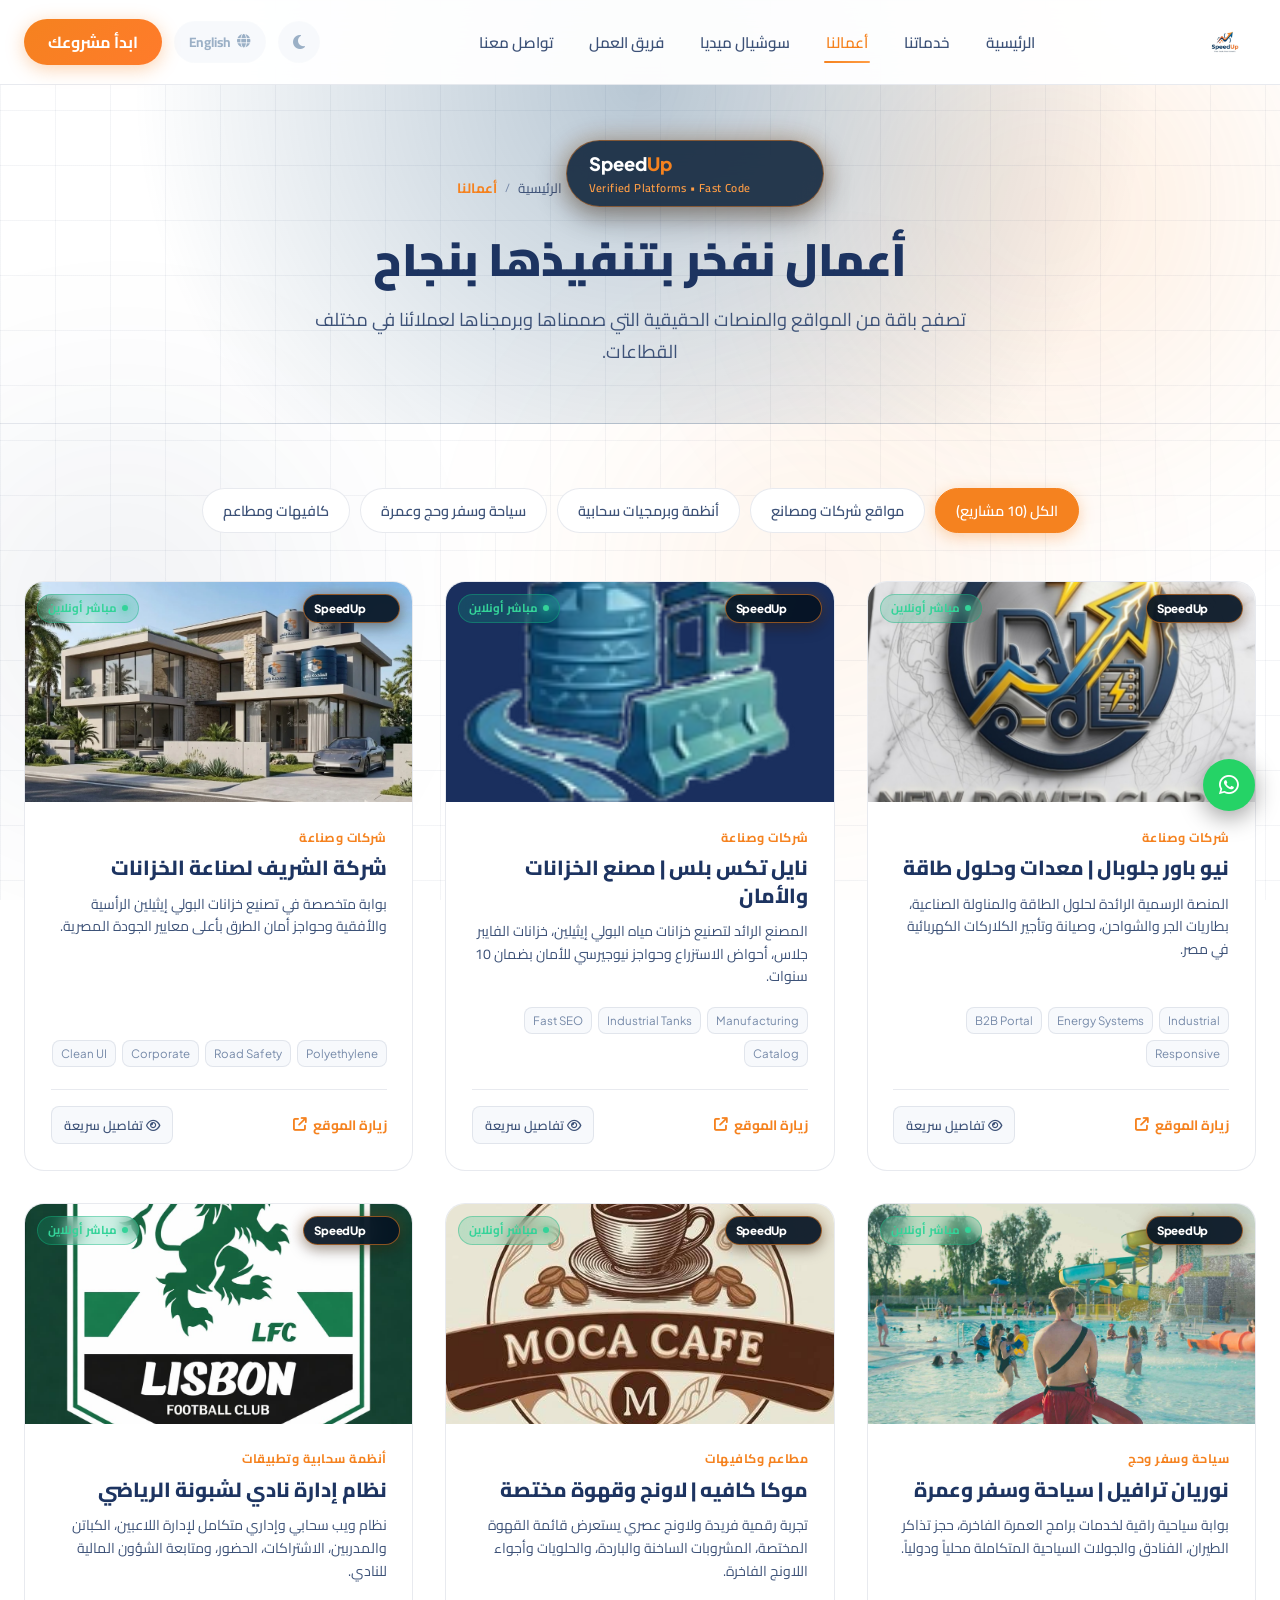
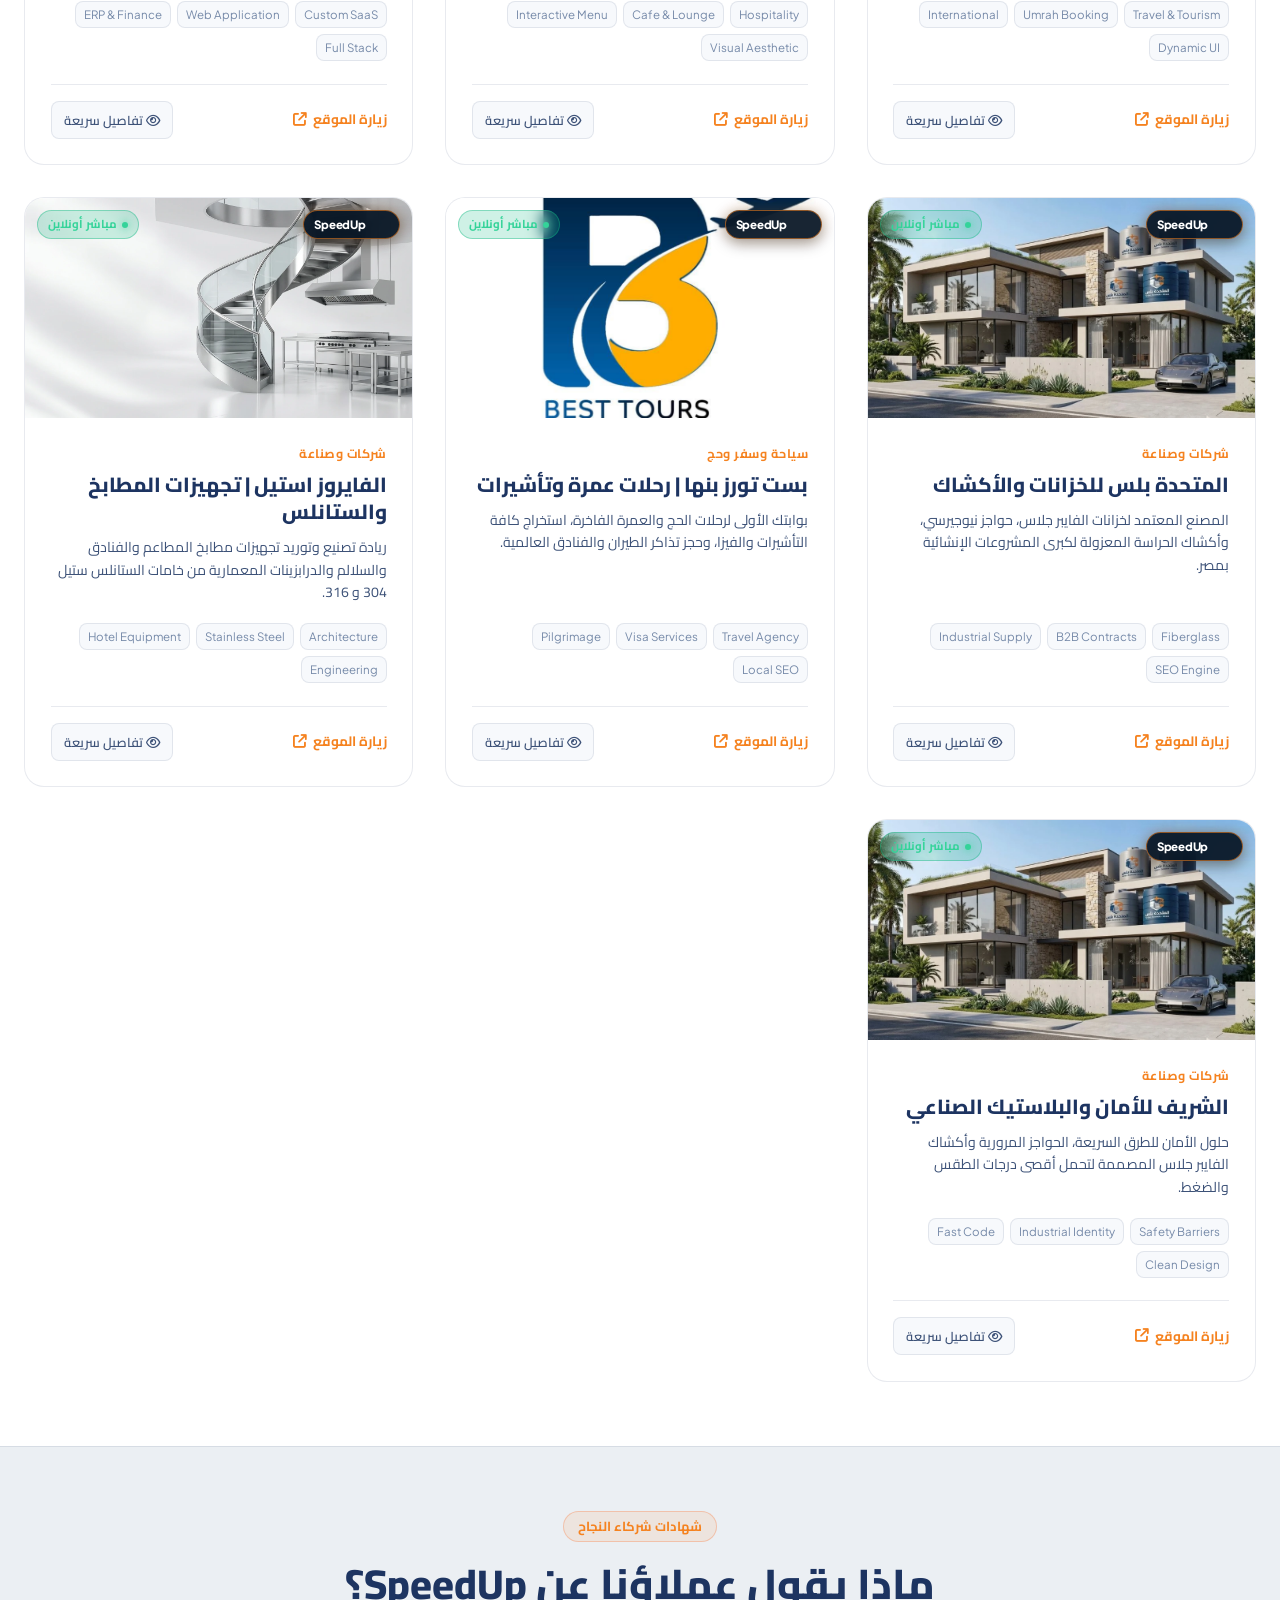
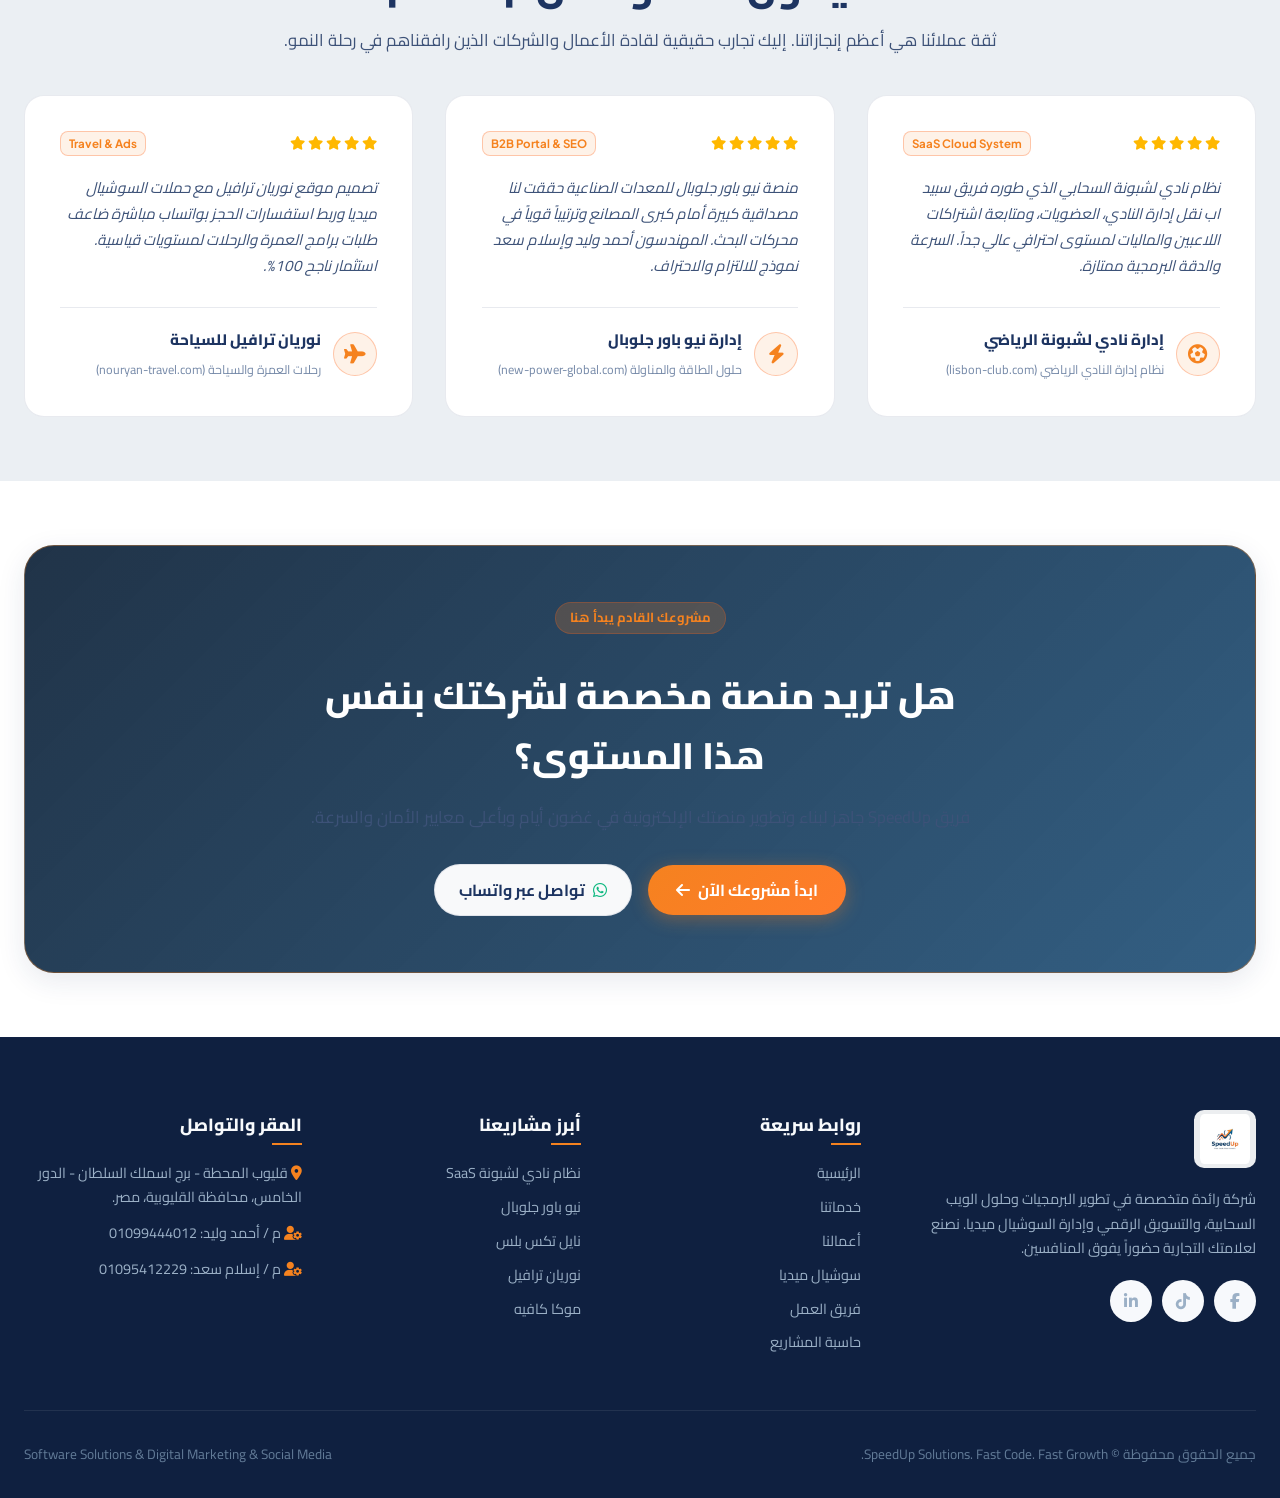
<file: portfolio.html>
<!DOCTYPE html>
<html lang="ar" dir="rtl" data-theme="light">
<head>
  <meta charset="UTF-8">
  <meta name="viewport" content="width=device-width, initial-scale=1.0">
  <meta http-equiv="X-UA-Compatible" content="IE=edge">

  <!-- Primary Meta SEO Tags -->
  <title>معرض الأعمال والمشاريع الحية | SpeedUp - Fast Code. Fast Growth.</title>
  <meta name="title" content="معرض الأعمال والمشاريع الحية | SpeedUp - Fast Code. Fast Growth.">
  <meta name="description" content="تصفح سابقة أعمال سبيد اب (SpeedUp): 10 منصات ومواقع ويب حية أونلاين في مجالات الأنظمة الإدارية SaaS، المصانع، الشركات الصناعية، السياحة، والمطاعم.">
  <meta name="keywords" content="مشاريع سبيد اب, سابقة اعمال, مواقع حية, برمجة مواقع, نادي لشبونة, نيو باور جلوبال, SpeedUp Portfolio">
  <meta name="author" content="SpeedUp Software & Marketing">
  <meta name="theme-color" content="#f8841f">

  <!-- Open Graph / Facebook -->
  <meta property="og:type" content="website">
  <meta property="og:url" content="https://speedup-solutions.com/portfolio.html">
  <meta property="og:title" content="معرض الأعمال والمشاريع الحية | SpeedUp">
  <meta property="og:description" content="منصات ومشاريع حية تثبت جودة الكود وسرعة النمو. تصفح أكثر من 10 أنظمة ومواقع سحابية أونلاين.">
  <meta property="og:image" content="assets/images/speedup-logo-transparent.png">

  <!-- Favicon -->
  <link rel="icon" type="image/png" href="assets/images/speedup-logo-transparent.png">

  <!-- Google Web Fonts -->
  <link rel="preconnect" href="https://fonts.googleapis.com">
  <link rel="preconnect" href="https://fonts.gstatic.com" crossorigin>
  <link href="https://fonts.googleapis.com/css2?family=Cairo:wght@400;600;700;800;900&family=Plus+Jakarta+Sans:wght@400;600;700;800&family=Tajawal:wght@400;500;700;800&display=swap" rel="stylesheet">

  <!-- FontAwesome Icons 6.5.1 CDN -->
  <link rel="stylesheet" href="https://cdnjs.cloudflare.com/ajax/libs/font-awesome/6.5.1/css/all.min.css">

  <!-- Core Stylesheet -->
  <link rel="stylesheet" href="css/style.css">
</head>
<body>

  <!-- Ambient Glowing Background Elements -->
  <div class="ambient-glow">
    <div class="ambient-orb ambient-orb-1"></div>
    <div class="ambient-orb ambient-orb-2"></div>
    <div class="ambient-orb ambient-orb-3"></div>
  </div>
  <div class="ambient-grid"></div>

  <!-- Header & Navigation -->
  <header class="site-header" id="site-header">
    <div class="container nav-wrap">
      
      <!-- Brand Logo -->
      <a href="index.html" class="brand-logo-link" id="nav-brand-logo"><img src="assets/images/speedup-logo.png" alt="SpeedUp Logo" class="brand-logo-img"></a>

      <!-- Desktop Navigation Menu -->
      <nav>
        <ul class="nav-menu" id="nav-menu">
          <li><a href="index.html" class="nav-link" data-i18n="nav_home">الرئيسية</a></li>
          <li><a href="services.html" class="nav-link" data-i18n="nav_services">خدماتنا</a></li>
          <li><a href="portfolio.html" class="nav-link active" data-i18n="nav_work">أعمالنا</a></li>
          <li><a href="marketing.html" class="nav-link" data-i18n="nav_marketing">سوشيال ميديا</a></li>
          <li><a href="team.html" class="nav-link" data-i18n="nav_team">فريق العمل</a></li>
          <li><a href="contact.html" class="nav-link" data-i18n="nav_contact">تواصل معنا</a></li>
        </ul>
      </nav>

      <!-- Nav Actions (Lang, Theme, CTA) -->
      <div class="nav-actions">
        <button class="icon-btn" id="theme-toggle-btn" title="تبديل المظهر / Toggle Theme" aria-label="Toggle theme">
          <i class="fa-solid fa-sun"></i>
        </button>

        <button class="icon-btn lang-btn" id="lang-toggle-btn" title="تغيير اللغة / Change Language" aria-label="Change language">
          <i class="fa-solid fa-globe"></i> English
        </button>

        <a href="contact.html" class="btn-primary" data-i18n="btn_talk">
          <span>ابدأ مشروعك</span>
          <i class="fa-solid fa-arrow-left"></i>
        </a>

        <!-- Mobile Toggle Hamburger -->
        <button class="icon-btn mobile-toggle" id="mobile-toggle-btn" aria-label="Open mobile navigation">
          <i class="fa-solid fa-bars"></i>
        </button>
      </div>

    </div>
  </header>

  <!-- Main Content Wrap -->
  <main id="main-content">

    <!-- Page Hero Banner -->
    <section class="page-hero">
      <div class="container page-hero-container">
        <!-- SpeedUp Official Brand Logo at Top of Portfolio -->
        <div class="portfolio-hero-brand-top">
          <img src="assets/images/speedup-logo-transparent.png" alt="SpeedUp Official" class="portfolio-hero-logo">
          <div class="portfolio-hero-brand-info">
            <span class="portfolio-hero-brand-name" dir="ltr">Speed<span>Up</span></span>
            <span class="portfolio-hero-brand-tag">Verified Platforms • Fast Code</span>
          </div>
        </div>

        <div class="page-breadcrumb">
          <a href="index.html" data-i18n="nav_home">الرئيسية</a>
          <span class="crumb-sep">/</span>
          <span class="crumb-active" data-i18n="nav_work">أعمالنا</span>
        </div>
        <h1 class="page-hero-title">
          <span data-i18n="sec_portfolio_title">أعمال نفخر بتنفيذها بنجاح</span>
        </h1>
        <p class="page-hero-subtitle" data-i18n="sec_portfolio_sub">
          تصفح باقة من 10 مواقع وتطبيقات ويب سحابية حقيقية صممناها وبرمجناها لعملائنا في مختلف القطاعات بكود نظيف وأعلى سرعة تحميل.
        </p>
      </div>
    </section>

    <!-- Portfolio Filter and Projects Grid -->
    <section class="section">
      <div class="container">
        
        <!-- Filter Buttons -->
        <div class="portfolio-filters">
          <button class="filter-btn active" data-filter="all" data-i18n="filter_all">الكل (10 مشاريع)</button>
          <button class="filter-btn" data-filter="corporate" data-i18n="filter_corporate">مواقع شركات ومصانع</button>
          <button class="filter-btn" data-filter="software" data-i18n="filter_software">أنظمة وبرمجيات سحابية</button>
          <button class="filter-btn" data-filter="travel" data-i18n="filter_travel">سياحة وسفر وحج وعمرة</button>
          <button class="filter-btn" data-filter="fnb" data-i18n="filter_fnb">كافيهات ومطاعم</button>
        </div>

        <!-- Dynamic Projects Grid -->
        <div class="projects-grid" id="projects-grid-container">
          <!-- Rendered via js/main.js -->
        </div>

      </div>
    </section>

    <!-- Client Testimonials & Trust -->
    <section class="section" style="background: rgba(0, 55, 100, 0.08); border-top: 1px solid var(--border-glass);">
      <div class="container">
        <div class="section-header">
          <div class="section-tag" data-i18n="sec_testimonials_tag">شهادات شركاء النجاح</div>
          <h2 class="section-title" data-i18n="sec_testimonials_title">ماذا يقول عملاؤنا عن SpeedUp؟</h2>
          <p class="section-subtitle" data-i18n="sec_testimonials_sub">ثقة عملائنا هي أعظم إنجازاتنا. إليك تجارب حقيقية لقادة الأعمال والشركات الذين رافقناهم في رحلة النمو.</p>
        </div>

        <div class="testimonials-grid">
          
          <div class="testimonial-card">
            <div class="testi-header">
              <div class="testi-stars">
                <i class="fa-solid fa-star"></i><i class="fa-solid fa-star"></i><i class="fa-solid fa-star"></i><i class="fa-solid fa-star"></i><i class="fa-solid fa-star"></i>
              </div>
              <span class="testi-badge">SaaS Cloud System</span>
            </div>
            <p class="testi-quote" data-i18n="testi_1_quote">"نظام نادي لشبونة السحابي الذي طوره فريق سبيد اب نقل إدارة النادي، العضويات، ومتابعة اشتراكات اللاعبين والماليات لمستوى احترافي عالي جداً. السرعة والدقة البرمجية ممتازة."</p>
            <div class="testi-author">
              <div class="author-avatar"><i class="fa-solid fa-futbol"></i></div>
              <div class="author-meta">
                <h4 class="author-name" data-i18n="testi_1_name">إدارة نادي لشبونة الرياضي</h4>
                <span class="author-role" data-i18n="testi_1_role">نظام إدارة النادي الرياضي (lisbon-club.com)</span>
              </div>
            </div>
          </div>

          <div class="testimonial-card">
            <div class="testi-header">
              <div class="testi-stars">
                <i class="fa-solid fa-star"></i><i class="fa-solid fa-star"></i><i class="fa-solid fa-star"></i><i class="fa-solid fa-star"></i><i class="fa-solid fa-star"></i>
              </div>
              <span class="testi-badge">B2B Portal & SEO</span>
            </div>
            <p class="testi-quote" data-i18n="testi_2_quote">"منصة نيو باور جلوبال للمعدات الصناعية حققت لنا مصداقية كبيرة أمام كبرى المصانع وترتيباً قوياً في محركات البحث. المهندسون أحمد وليد وإسلام سعد نموذج للالتزام والاحتراف."</p>
            <div class="testi-author">
              <div class="author-avatar"><i class="fa-solid fa-bolt"></i></div>
              <div class="author-meta">
                <h4 class="author-name" data-i18n="testi_2_name">إدارة نيو باور جلوبال</h4>
                <span class="author-role" data-i18n="testi_2_role">حلول الطاقة والمناولة (new-power-global.com)</span>
              </div>
            </div>
          </div>

          <div class="testimonial-card">
            <div class="testi-header">
              <div class="testi-stars">
                <i class="fa-solid fa-star"></i><i class="fa-solid fa-star"></i><i class="fa-solid fa-star"></i><i class="fa-solid fa-star"></i><i class="fa-solid fa-star"></i>
              </div>
              <span class="testi-badge">Travel & Ads</span>
            </div>
            <p class="testi-quote" data-i18n="testi_3_quote">"تصميم موقع نوريان ترافيل مع حملات السوشيال ميديا وربط استفسارات الحجز بواتساب مباشرة ضاعف طلبات برامج العمرة والرحلات لمستويات قياسية. استثمار ناجح 100%."</p>
            <div class="testi-author">
              <div class="author-avatar"><i class="fa-solid fa-plane"></i></div>
              <div class="author-meta">
                <h4 class="author-name" data-i18n="testi_3_name">نوريان ترافيل للسياحة</h4>
                <span class="author-role" data-i18n="testi_3_role">رحلات العمرة والسياحة (nouryan-travel.com)</span>
              </div>
            </div>
          </div>

        </div>
      </div>
    </section>

    <!-- CTA Section -->
    <section class="section" style="padding-top: 4rem; padding-bottom: 4rem;">
      <div class="container">
        <div style="background: linear-gradient(135deg, rgba(8, 29, 52, 0.9) 0%, rgba(0, 55, 100, 0.8) 100%); border: 1px solid rgba(248, 132, 31, 0.35); border-radius: var(--radius-xl); padding: 3.5rem 2.5rem; text-align: center; position: relative; overflow: hidden; box-shadow: var(--shadow-card);">
          <div style="position: relative; z-index: 2; max-width: 700px; margin: 0 auto;">
            <div class="section-tag" style="background: rgba(248, 132, 31, 0.2); color: var(--primary-orange);">مشروعك القادم يبدأ هنا</div>
            <h2 style="font-size: 2.3rem; font-weight: 800; color: #fff; margin: 1rem 0;">هل تريد منصة مخصصة لشركتك بنفس هذا المستوى؟</h2>
            <p style="color: var(--text-muted); font-size: 1.05rem; line-height: 1.7; margin-bottom: 2rem;">
              فريق SpeedUp جاهز لبناء وتطوير منصتك الإلكترونية في غضون أيام وبأعلى معايير الأمان والسرعة.
            </p>
            <div style="display: flex; align-items: center; justify-content: center; gap: 1rem; flex-wrap: wrap;">
              <a href="contact.html" class="btn-primary" style="padding: 12px 28px; font-size: 1rem;">
                <span>ابدأ مشروعك الآن</span>
                <i class="fa-solid fa-arrow-left"></i>
              </a>
              <a href="https://wa.me/201099444012" target="_blank" rel="noopener noreferrer" class="btn-outline" style="padding: 12px 24px; font-size: 1rem;">
                <i class="fa-brands fa-whatsapp" style="color: #10b981;"></i>
                <span>تواصل عبر واتساب</span>
              </a>
            </div>
          </div>
        </div>
      </div>
    </section>

  </main>

  <!-- Project Modal -->
  <div class="modal-overlay" id="project-modal" role="dialog" aria-modal="true">
    <div class="modal-container">
      <div class="modal-header">
        <div style="display: flex; align-items: center; gap: 8px;">
          <img src="assets/images/speedup-logo-transparent.png" alt="SpeedUp" style="height: 28px; width: auto;">
          <strong style="color: var(--text-main); font-size: 0.95rem;">SpeedUp Project Showcase</strong>
        </div>
        <button class="modal-close-btn" onclick="closeProjectModal()" aria-label="Close modal">
          <i class="fa-solid fa-xmark"></i>
        </button>
      </div>
      <div class="modal-body" id="modal-body-content">
        <!-- Injected via js/main.js -->
      </div>
    </div>
  </div>

  <!-- Footer -->
  <footer class="site-footer">
    <div class="container">
      <div class="footer-top">
        <div>
          <a href="index.html" class="brand-logo-link" id="nav-brand-logo"><img src="assets/images/speedup-logo.png" alt="SpeedUp Logo" class="brand-logo-img"></a>
          <p class="footer-brand-desc" data-i18n="footer_brand_desc">
            شركة رائدة متخصصة في تطوير البرمجيات وحلول الويب السحابية، والتسويق الرقمي وإدارة السوشيال ميديا. نصنع لعلامتك التجارية حضوراً يفوق المنافسين.
          </p>
          <div class="footer-social-links">
            <a href="https://www.facebook.com/speedup.dev" target="_blank" rel="noopener noreferrer" class="icon-btn" title="Facebook"><i class="fa-brands fa-facebook-f"></i></a>
            <a href="https://www.tiktok.com/@speed.up9824" target="_blank" rel="noopener noreferrer" class="icon-btn" title="TikTok"><i class="fa-brands fa-tiktok"></i></a>
            <a href="https://www.linkedin.com/company/speedup1" target="_blank" rel="noopener noreferrer" class="icon-btn" title="LinkedIn"><i class="fa-brands fa-linkedin-in"></i></a>
          </div>
        </div>

        <div>
          <h4 class="footer-col-title" data-i18n="footer_col_links">روابط سريعة</h4>
          <ul class="footer-links">
            <li><a href="index.html" data-i18n="nav_home">الرئيسية</a></li>
            <li><a href="services.html" data-i18n="nav_services">خدماتنا التقنية</a></li>
            <li><a href="portfolio.html" data-i18n="nav_work">معرض أعمالنا</a></li>
            <li><a href="marketing.html" data-i18n="nav_marketing">السوشيال ميديا</a></li>
            <li><a href="team.html" data-i18n="nav_team">فريق الإدارة</a></li>
            <li><a href="contact.html" data-i18n="nav_estimator">تواصل وحاسبة المشاريع</a></li>
          </ul>
        </div>

        <div>
          <h4 class="footer-col-title" data-i18n="footer_col_projects">أبرز مشاريعنا</h4>
          <ul class="footer-links">
            <li><a href="https://www.lisbon-club.com/" target="_blank">نظام نادي لشبونة SaaS</a></li>
            <li><a href="https://www.new-power-global.com/" target="_blank">نيو باور جلوبال</a></li>
            <li><a href="https://nile-tex-plus.com/" target="_blank">نايل تكس بلس</a></li>
            <li><a href="https://nouryan-travel.com/" target="_blank">نوريان ترافيل</a></li>
            <li><a href="https://medowaled.github.io/moca/" target="_blank">موكا كافيه</a></li>
          </ul>
        </div>

        <div>
          <h4 class="footer-col-title" data-i18n="footer_col_hq">المقر والتواصل</h4>
          <ul class="footer-links" style="gap: 12px;">
            <li><i class="fa-solid fa-location-dot" style="color: var(--primary-orange);"></i> <span data-i18n="card_loc_val">قليوب المحطة - برج اسملك السلطان - الدور الخامس</span></li>
            <li><i class="fa-solid fa-user-gear" style="color: var(--primary-orange);"></i> <span data-i18n="footer_eng_ahmed">م / أحمد وليد: 01099444012</span></li>
            <li><i class="fa-solid fa-user-gear" style="color: var(--primary-orange);"></i> <span data-i18n="footer_eng_eslam">م / إسلام سعد: 01095412229</span></li>
          </ul>
        </div>
      </div>

      <div class="footer-bottom">
        <p data-i18n="footer_rights">جميع الحقوق محفوظة © SpeedUp Solutions. Fast Code. Fast Growth.</p>
        <p data-i18n="footer_spec_val">Software Solutions & Digital Marketing & Social Media</p>
      </div>
    </div>
  </footer>

  <!-- Floating Actions -->
  <div class="floating-contact-bar">
    <a href="https://wa.me/201099444012" target="_blank" rel="noopener noreferrer" class="float-action-btn float-whatsapp" title="تواصل سريع عبر واتساب" aria-label="WhatsApp Chat">
      <i class="fa-brands fa-whatsapp"></i>
    </a>
    <button class="float-action-btn float-top" id="scroll-to-top-btn" title="العودة للأعلى" aria-label="Scroll to top">
      <i class="fa-solid fa-arrow-up"></i>
    </button>
  </div>

  <script src="js/main.js"></script>
</body>
</html>
</file>
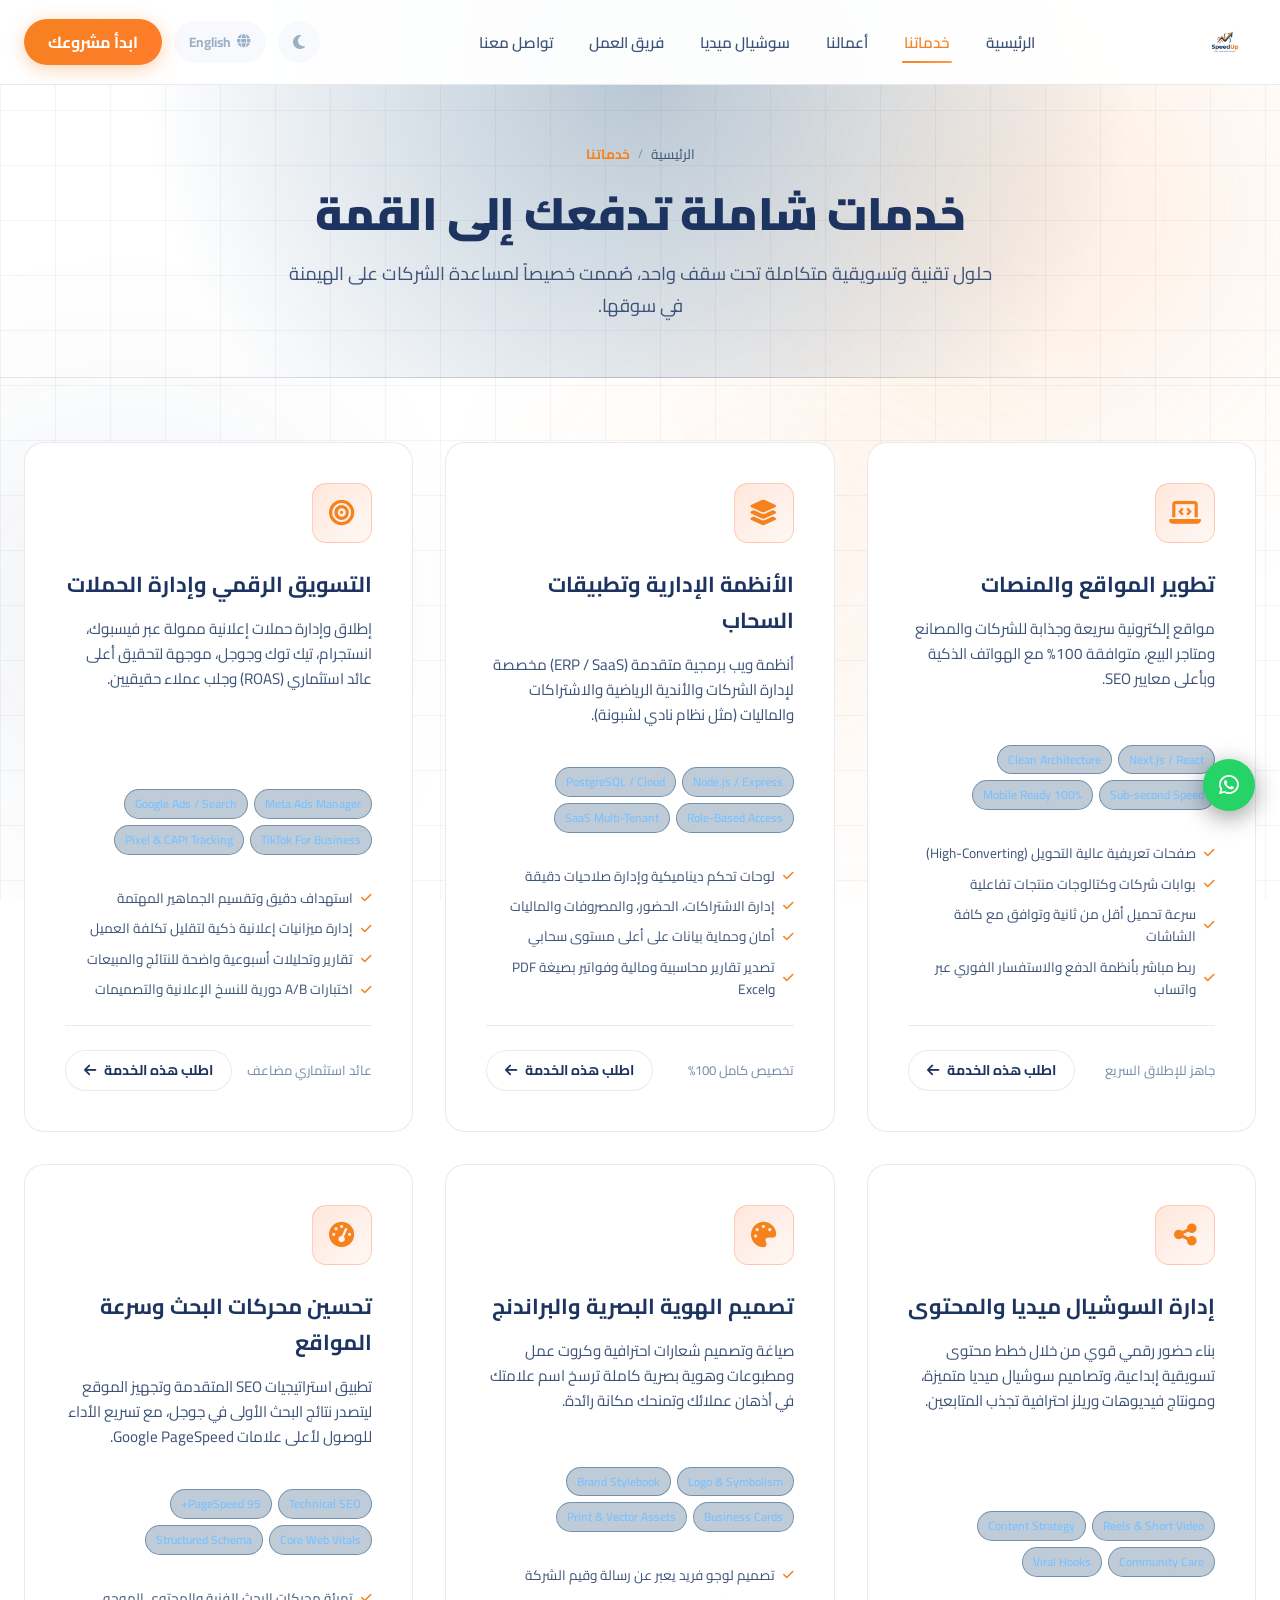
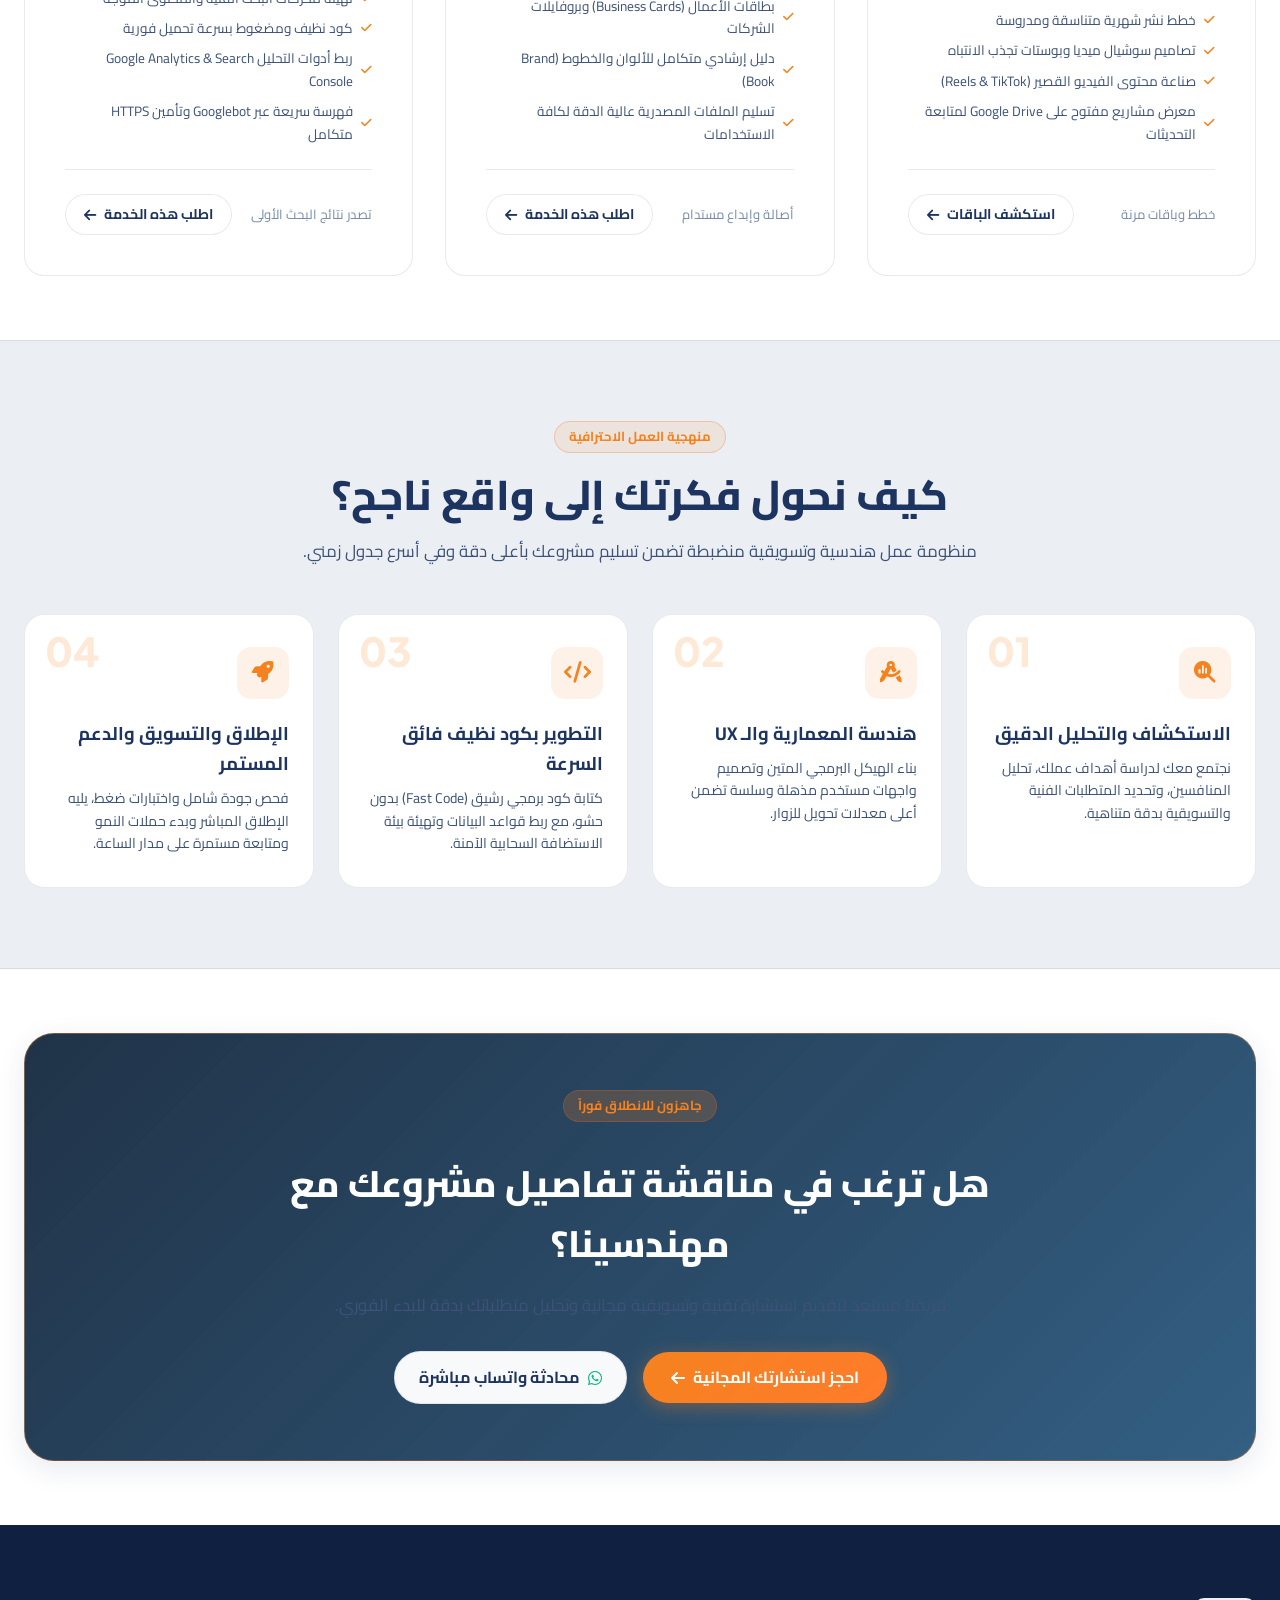
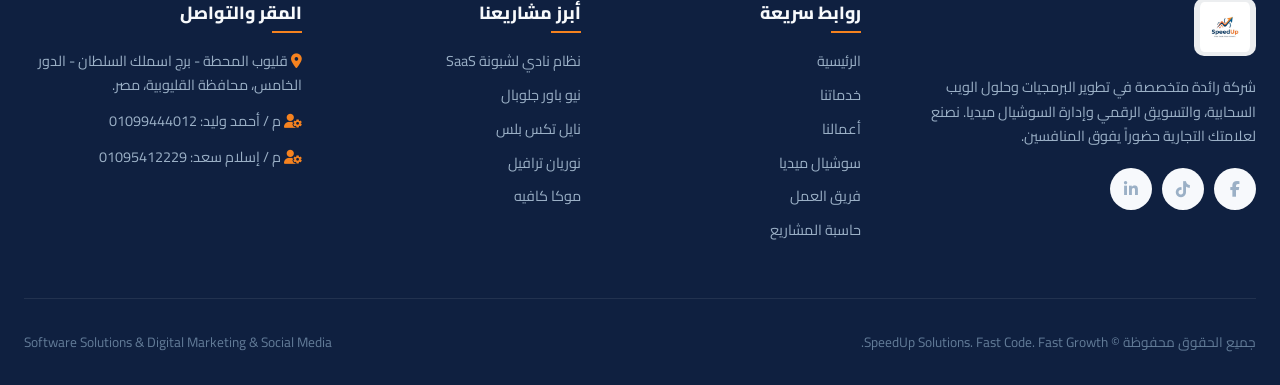
<file: services.html>
<!DOCTYPE html>
<html lang="ar" dir="rtl" data-theme="light">
<head>
  <meta charset="UTF-8">
  <meta name="viewport" content="width=device-width, initial-scale=1.0">
  <meta http-equiv="X-UA-Compatible" content="IE=edge">

  <!-- Primary Meta SEO Tags -->
  <title>خدماتنا البرمجية والتسويقية | SpeedUp - Fast Code. Fast Growth.</title>
  <meta name="title" content="خدماتنا البرمجية والتسويقية | SpeedUp - Fast Code. Fast Growth.">
  <meta name="description" content="استكشف باقة خدمات سبيد اب (SpeedUp): تطوير المواقع والمنصات السحابية، الأنظمة الإدارية ERP & SaaS، الحملات الإعلانية الممولة، إدارة السوشيال ميديا، وتصميم الهوية البصرية.">
  <meta name="keywords" content="خدمات برمجية, تصميم مواقع, تطبيقات سحابية, SaaS, ERP, ميديا بايينج, تسويق رقمي, سوشيال ميديا, SpeedUp">
  <meta name="author" content="SpeedUp Software & Marketing">
  <meta name="theme-color" content="#f8841f">

  <!-- Open Graph / Facebook -->
  <meta property="og:type" content="website">
  <meta property="og:url" content="https://speedup-solutions.com/services.html">
  <meta property="og:title" content="خدماتنا البرمجية والتسويقية | SpeedUp">
  <meta property="og:description" content="حلول تقنية وبرمجية فائقة السرعة واستراتيجيات تسويق رقمي مدروسة تضاعف نمو علامتك التجارية.">
  <meta property="og:image" content="assets/images/speedup-logo-transparent.png">

  <!-- Favicon -->
  <link rel="icon" type="image/png" href="assets/images/speedup-logo-transparent.png">

  <!-- Google Web Fonts -->
  <link rel="preconnect" href="https://fonts.googleapis.com">
  <link rel="preconnect" href="https://fonts.gstatic.com" crossorigin>
  <link href="https://fonts.googleapis.com/css2?family=Cairo:wght@400;600;700;800;900&family=Plus+Jakarta+Sans:wght@400;600;700;800&family=Tajawal:wght@400;500;700;800&display=swap" rel="stylesheet">

  <!-- FontAwesome Icons 6.5.1 CDN -->
  <link rel="stylesheet" href="https://cdnjs.cloudflare.com/ajax/libs/font-awesome/6.5.1/css/all.min.css">

  <!-- Core Stylesheet -->
  <link rel="stylesheet" href="css/style.css">
</head>
<body>

  <!-- Ambient Glowing Background Elements -->
  <div class="ambient-glow">
    <div class="ambient-orb ambient-orb-1"></div>
    <div class="ambient-orb ambient-orb-2"></div>
    <div class="ambient-orb ambient-orb-3"></div>
  </div>
  <div class="ambient-grid"></div>

  <!-- Header & Navigation -->
  <header class="site-header" id="site-header">
    <div class="container nav-wrap">
      
      <!-- Brand Logo -->
      <a href="index.html" class="brand-logo-link" id="nav-brand-logo"><img src="assets/images/speedup-logo.png" alt="SpeedUp Logo" class="brand-logo-img"></a>

      <!-- Desktop Navigation Menu -->
      <nav>
        <ul class="nav-menu" id="nav-menu">
          <li><a href="index.html" class="nav-link" data-i18n="nav_home">الرئيسية</a></li>
          <li><a href="services.html" class="nav-link active" data-i18n="nav_services">خدماتنا</a></li>
          <li><a href="portfolio.html" class="nav-link" data-i18n="nav_work">أعمالنا</a></li>
          <li><a href="marketing.html" class="nav-link" data-i18n="nav_marketing">سوشيال ميديا</a></li>
          <li><a href="team.html" class="nav-link" data-i18n="nav_team">فريق العمل</a></li>
          <li><a href="contact.html" class="nav-link" data-i18n="nav_contact">تواصل معنا</a></li>
        </ul>
      </nav>

      <!-- Nav Actions (Lang, Theme, CTA) -->
      <div class="nav-actions">
        <button class="icon-btn" id="theme-toggle-btn" title="تبديل المظهر / Toggle Theme" aria-label="Toggle theme">
          <i class="fa-solid fa-sun"></i>
        </button>

        <button class="icon-btn lang-btn" id="lang-toggle-btn" title="تغيير اللغة / Change Language" aria-label="Change language">
          <i class="fa-solid fa-globe"></i> English
        </button>

        <a href="contact.html" class="btn-primary" data-i18n="btn_talk">
          <span>ابدأ مشروعك</span>
          <i class="fa-solid fa-arrow-left"></i>
        </a>

        <!-- Mobile Toggle Hamburger -->
        <button class="icon-btn mobile-toggle" id="mobile-toggle-btn" aria-label="Open mobile navigation">
          <i class="fa-solid fa-bars"></i>
        </button>
      </div>

    </div>
  </header>

  <!-- Main Content Wrap -->
  <main id="main-content">

    <!-- Page Hero Banner -->
    <section class="page-hero">
      <div class="container page-hero-container">
        <div class="page-breadcrumb">
          <a href="index.html" data-i18n="nav_home">الرئيسية</a>
          <span class="crumb-sep">/</span>
          <span class="crumb-active" data-i18n="nav_services">خدماتنا</span>
        </div>
        <h1 class="page-hero-title">
          <span data-i18n="sec_services_title">خدمات شاملة تدفعك إلى القمة</span>
        </h1>
        <p class="page-hero-subtitle" data-i18n="sec_services_sub">
          حلول تقنية وتسويقية متكاملة تحت سقف واحد، صُممت خصيصاً لمساعدة الشركات على الهيمنة في سوقها بفضل الكود النظيف والاستراتيجيات الذكية.
        </p>
      </div>
    </section>

    <!-- Services Grid Detailed -->
    <section class="section">
      <div class="container">
        
        <div class="services-grid">
          
          <!-- Service 1: Web Portals & Custom Platforms -->
          <div class="service-detail-card">
            <div class="service-icon-box">
              <i class="fa-solid fa-laptop-code"></i>
            </div>
            <h3 class="service-title" data-i18n="serv_1_title">تطوير المواقع والمنصات</h3>
            <p class="service-desc" data-i18n="serv_1_desc">مواقع إلكترونية سريعة وجذابة للشركات والمصانع ومتاجر البيع، متوافقة 100% مع الهواتف الذكية وبأعلى معايير SEO.</p>
            
            <div class="service-badge-tech">
              <span class="tech-tag">Next.js / React</span>
              <span class="tech-tag">Clean Architecture</span>
              <span class="tech-tag">Sub-second Speed</span>
              <span class="tech-tag">100% Mobile Ready</span>
            </div>

            <ul class="service-features" style="margin-top: 1rem;">
              <li><i class="fa-solid fa-check"></i> <span data-i18n="serv_1_f1">صفحات تعريفية عالية التحويل (High-Converting)</span></li>
              <li><i class="fa-solid fa-check"></i> <span data-i18n="serv_1_f2">بوابات شركات وكتالوجات منتجات تفاعلية</span></li>
              <li><i class="fa-solid fa-check"></i> <span data-i18n="serv_1_f3">سرعة تحميل أقل من ثانية وتوافق مع كافة الشاشات</span></li>
              <li><i class="fa-solid fa-check"></i> <span>ربط مباشر بأنظمة الدفع والاستفسار الفوري عبر واتساب</span></li>
            </ul>

            <div class="service-card-action">
              <span style="font-size: 0.82rem; color: var(--text-dim);">جاهز للإطلاق السريع</span>
              <a href="contact.html?service=web" class="btn-outline" style="padding: 8px 18px; font-size: 0.88rem;">
                <span>اطلب هذه الخدمة</span>
                <i class="fa-solid fa-arrow-left"></i>
              </a>
            </div>
          </div>

          <!-- Service 2: Custom SaaS & ERP Cloud Systems -->
          <div class="service-detail-card">
            <div class="service-icon-box">
              <i class="fa-solid fa-layer-group"></i>
            </div>
            <h3 class="service-title" data-i18n="serv_2_title">الأنظمة الإدارية وتطبيقات السحاب</h3>
            <p class="service-desc" data-i18n="serv_2_desc">أنظمة ويب برمجية متقدمة (ERP / SaaS) مخصصة لإدارة الشركات والأندية الرياضية والاشتراكات والماليات (مثل نظام نادي لشبونة).</p>
            
            <div class="service-badge-tech">
              <span class="tech-tag">Node.js / Express</span>
              <span class="tech-tag">PostgreSQL / Cloud</span>
              <span class="tech-tag">Role-Based Access</span>
              <span class="tech-tag">SaaS Multi-Tenant</span>
            </div>

            <ul class="service-features" style="margin-top: 1rem;">
              <li><i class="fa-solid fa-check"></i> <span data-i18n="serv_2_f1">لوحات تحكم ديناميكية وإدارة صلاحيات دقيقة</span></li>
              <li><i class="fa-solid fa-check"></i> <span data-i18n="serv_2_f2">إدارة الاشتراكات، الحضور، والمصروفات والماليات</span></li>
              <li><i class="fa-solid fa-check"></i> <span data-i18n="serv_2_f3">أمان وحماية بيانات على أعلى مستوى سحابي</span></li>
              <li><i class="fa-solid fa-check"></i> <span>تصدير تقارير محاسبية ومالية وفواتير بصيغة PDF وExcel</span></li>
            </ul>

            <div class="service-card-action">
              <span style="font-size: 0.82rem; color: var(--text-dim);">تخصيص كامل 100%</span>
              <a href="contact.html?service=saas" class="btn-outline" style="padding: 8px 18px; font-size: 0.88rem;">
                <span>اطلب هذه الخدمة</span>
                <i class="fa-solid fa-arrow-left"></i>
              </a>
            </div>
          </div>

          <!-- Service 3: Performance Marketing & Paid Ads -->
          <div class="service-detail-card">
            <div class="service-icon-box">
              <i class="fa-solid fa-bullseye"></i>
            </div>
            <h3 class="service-title" data-i18n="serv_3_title">التسويق الرقمي وإدارة الحملات</h3>
            <p class="service-desc" data-i18n="serv_3_desc">إطلاق وإدارة حملات إعلانية ممولة عبر فيسبوك، انستجرام، تيك توك وجوجل، موجهة لتحقيق أعلى عائد استثماري (ROAS) وجلب عملاء حقيقيين.</p>
            
            <div class="service-badge-tech">
              <span class="tech-tag">Meta Ads Manager</span>
              <span class="tech-tag">Google Ads / Search</span>
              <span class="tech-tag">TikTok For Business</span>
              <span class="tech-tag">Pixel & CAPI Tracking</span>
            </div>

            <ul class="service-features" style="margin-top: 1rem;">
              <li><i class="fa-solid fa-check"></i> <span data-i18n="serv_3_f1">استهداف دقيق وتقسيم الجماهير المهتمة</span></li>
              <li><i class="fa-solid fa-check"></i> <span data-i18n="serv_3_f2">إدارة ميزانيات إعلانية ذكية لتقليل تكلفة العميل</span></li>
              <li><i class="fa-solid fa-check"></i> <span data-i18n="serv_3_f3">تقارير وتحليلات أسبوعية واضحة للنتائج والمبيعات</span></li>
              <li><i class="fa-solid fa-check"></i> <span>اختبارات A/B دورية للنسخ الإعلانية والتصميمات</span></li>
            </ul>

            <div class="service-card-action">
              <span style="font-size: 0.82rem; color: var(--text-dim);">عائد استثماري مضاعف</span>
              <a href="contact.html?service=mkt" class="btn-outline" style="padding: 8px 18px; font-size: 0.88rem;">
                <span>اطلب هذه الخدمة</span>
                <i class="fa-solid fa-arrow-left"></i>
              </a>
            </div>
          </div>

          <!-- Service 4: Social Media Management & Creative Content -->
          <div class="service-detail-card">
            <div class="service-icon-box">
              <i class="fa-solid fa-share-nodes"></i>
            </div>
            <h3 class="service-title" data-i18n="serv_4_title">إدارة السوشيال ميديا والمحتوى</h3>
            <p class="service-desc" data-i18n="serv_4_desc">بناء حضور رقمي قوي من خلال خطط محتوى تسويقية إبداعية، وتصاميم سوشيال ميديا متميزة، ومونتاج فيديوهات وريلز احترافية تجذب المتابعين.</p>
            
            <div class="service-badge-tech">
              <span class="tech-tag">Reels & Short Video</span>
              <span class="tech-tag">Content Strategy</span>
              <span class="tech-tag">Community Care</span>
              <span class="tech-tag">Viral Hooks</span>
            </div>

            <ul class="service-features" style="margin-top: 1rem;">
              <li><i class="fa-solid fa-check"></i> <span data-i18n="serv_4_f1">خطط نشر شهرية متناسقة ومدروسة</span></li>
              <li><i class="fa-solid fa-check"></i> <span data-i18n="serv_4_f2">تصاميم سوشيال ميديا وبوستات تجذب الانتباه</span></li>
              <li><i class="fa-solid fa-check"></i> <span data-i18n="serv_4_f3">صناعة محتوى الفيديو القصير (Reels & TikTok)</span></li>
              <li><i class="fa-solid fa-check"></i> <span>معرض مشاريع مفتوح على Google Drive لمتابعة التحديثات</span></li>
            </ul>

            <div class="service-card-action">
              <span style="font-size: 0.82rem; color: var(--text-dim);">خطط وباقات مرنة</span>
              <a href="marketing.html" class="btn-outline" style="padding: 8px 18px; font-size: 0.88rem;">
                <span>استكشف الباقات</span>
                <i class="fa-solid fa-arrow-left"></i>
              </a>
            </div>
          </div>

          <!-- Service 5: Brand Identity & Graphic Design -->
          <div class="service-detail-card">
            <div class="service-icon-box">
              <i class="fa-solid fa-palette"></i>
            </div>
            <h3 class="service-title" data-i18n="serv_5_title">تصميم الهوية البصرية والبراندنج</h3>
            <p class="service-desc" data-i18n="serv_5_desc">صياغة وتصميم شعارات احترافية وكروت عمل ومطبوعات وهوية بصرية كاملة ترسخ اسم علامتك في أذهان عملائك وتمنحك مكانة رائدة.</p>
            
            <div class="service-badge-tech">
              <span class="tech-tag">Logo & Symbolism</span>
              <span class="tech-tag">Brand Stylebook</span>
              <span class="tech-tag">Business Cards</span>
              <span class="tech-tag">Print & Vector Assets</span>
            </div>

            <ul class="service-features" style="margin-top: 1rem;">
              <li><i class="fa-solid fa-check"></i> <span data-i18n="serv_5_f1">تصميم لوجو فريد يعبر عن رسالة وقيم الشركة</span></li>
              <li><i class="fa-solid fa-check"></i> <span data-i18n="serv_5_f2">بطاقات الأعمال (Business Cards) وبروفايلات الشركات</span></li>
              <li><i class="fa-solid fa-check"></i> <span data-i18n="serv_5_f3">دليل إرشادي متكامل للألوان والخطوط (Brand Book)</span></li>
              <li><i class="fa-solid fa-check"></i> <span>تسليم الملفات المصدرية عالية الدقة لكافة الاستخدامات</span></li>
            </ul>

            <div class="service-card-action">
              <span style="font-size: 0.82rem; color: var(--text-dim);">أصالة وإبداع مستدام</span>
              <a href="contact.html?service=branding" class="btn-outline" style="padding: 8px 18px; font-size: 0.88rem;">
                <span>اطلب هذه الخدمة</span>
                <i class="fa-solid fa-arrow-left"></i>
              </a>
            </div>
          </div>

          <!-- Service 6: SEO & Speed Optimization -->
          <div class="service-detail-card">
            <div class="service-icon-box">
              <i class="fa-solid fa-gauge-high"></i>
            </div>
            <h3 class="service-title" data-i18n="serv_6_title">تحسين محركات البحث وسرعة المواقع</h3>
            <p class="service-desc" data-i18n="serv_6_desc">تطبيق استراتيجيات SEO المتقدمة وتجهيز الموقع ليتصدر نتائج البحث الأولى في جوجل، مع تسريع الأداء للوصول لأعلى علامات Google PageSpeed.</p>
            
            <div class="service-badge-tech">
              <span class="tech-tag">Technical SEO</span>
              <span class="tech-tag">PageSpeed 95+</span>
              <span class="tech-tag">Core Web Vitals</span>
              <span class="tech-tag">Structured Schema</span>
            </div>

            <ul class="service-features" style="margin-top: 1rem;">
              <li><i class="fa-solid fa-check"></i> <span data-i18n="serv_6_f1">تهيئة محركات البحث الفنية والمحتوى الموجه</span></li>
              <li><i class="fa-solid fa-check"></i> <span data-i18n="serv_6_f2">كود نظيف ومضغوط بسرعة تحميل فورية</span></li>
              <li><i class="fa-solid fa-check"></i> <span data-i18n="serv_6_f3">ربط أدوات التحليل Google Analytics & Search Console</span></li>
              <li><i class="fa-solid fa-check"></i> <span>فهرسة سريعة عبر Googlebot وتأمين HTTPS متكامل</span></li>
            </ul>

            <div class="service-card-action">
              <span style="font-size: 0.82rem; color: var(--text-dim);">تصدر نتائج البحث الأولى</span>
              <a href="contact.html?service=seo" class="btn-outline" style="padding: 8px 18px; font-size: 0.88rem;">
                <span>اطلب هذه الخدمة</span>
                <i class="fa-solid fa-arrow-left"></i>
              </a>
            </div>
          </div>

        </div>

      </div>
    </section>

    <!-- Methodology & Workflow Section -->
    <section class="process-section">
      <div class="container">
        <div class="section-header">
          <div class="section-tag">منهجية العمل الاحترافية</div>
          <h2 class="section-title">كيف نحول فكرتك إلى واقع ناجح؟</h2>
          <p class="section-subtitle">منظومة عمل هندسية وتسويقية منضبطة تضمن تسليم مشروعك بأعلى دقة وفي أسرع جدول زمني.</p>
        </div>

        <div class="process-grid">
          <div class="process-step-card">
            <span class="step-number">01</span>
            <div class="step-icon"><i class="fa-solid fa-magnifying-glass-chart"></i></div>
            <h3 class="step-title">الاستكشاف والتحليل الدقيق</h3>
            <p class="step-desc">نجتمع معك لدراسة أهداف عملك، تحليل المنافسين، وتحديد المتطلبات الفنية والتسويقية بدقة متناهية.</p>
          </div>

          <div class="process-step-card">
            <span class="step-number">02</span>
            <div class="step-icon"><i class="fa-solid fa-compass-drafting"></i></div>
            <h3 class="step-title">هندسة المعمارية والـ UX</h3>
            <p class="step-desc">بناء الهيكل البرمجي المتين وتصميم واجهات مستخدم مذهلة وسلسة تضمن أعلى معدلات تحويل للزوار.</p>
          </div>

          <div class="process-step-card">
            <span class="step-number">03</span>
            <div class="step-icon"><i class="fa-solid fa-code"></i></div>
            <h3 class="step-title">التطوير بكود نظيف فائق السرعة</h3>
            <p class="step-desc">كتابة كود برمجي رشيق (Fast Code) بدون حشو، مع ربط قواعد البيانات وتهيئة بيئة الاستضافة السحابية الآمنة.</p>
          </div>

          <div class="process-step-card">
            <span class="step-number">04</span>
            <div class="step-icon"><i class="fa-solid fa-rocket"></i></div>
            <h3 class="step-title">الإطلاق والتسويق والدعم المستمر</h3>
            <p class="step-desc">فحص جودة شامل واختبارات ضغط، يليه الإطلاق المباشر وبدء حملات النمو ومتابعة مستمرة على مدار الساعة.</p>
          </div>
        </div>
      </div>
    </section>

    <!-- CTA Banner -->
    <section class="section" style="padding-top: 4rem; padding-bottom: 4rem;">
      <div class="container">
        <div style="background: linear-gradient(135deg, rgba(8, 29, 52, 0.9) 0%, rgba(0, 55, 100, 0.8) 100%); border: 1px solid rgba(248, 132, 31, 0.35); border-radius: var(--radius-xl); padding: 3.5rem 2.5rem; text-align: center; position: relative; overflow: hidden; box-shadow: var(--shadow-card);">
          <div style="position: relative; z-index: 2; max-width: 700px; margin: 0 auto;">
            <div class="section-tag" style="background: rgba(248, 132, 31, 0.2); color: var(--primary-orange);">جاهزون للانطلاق فوراً</div>
            <h2 style="font-size: 2.3rem; font-weight: 800; color: #fff; margin: 1rem 0;">هل ترغب في مناقشة تفاصيل مشروعك مع مهندسينا؟</h2>
            <p style="color: var(--text-muted); font-size: 1.05rem; line-height: 1.7; margin-bottom: 2rem;">
              فريقنا مستعد لتقديم استشارة تقنية وتسويقية مجانية وتحليل متطلباتك بدقة للبدء الفوري.
            </p>
            <div style="display: flex; align-items: center; justify-content: center; gap: 1rem; flex-wrap: wrap;">
              <a href="contact.html" class="btn-primary" style="padding: 12px 28px; font-size: 1rem;">
                <span>احجز استشارتك المجانية</span>
                <i class="fa-solid fa-arrow-left"></i>
              </a>
              <a href="https://wa.me/201099444012" target="_blank" rel="noopener noreferrer" class="btn-outline" style="padding: 12px 24px; font-size: 1rem;">
                <i class="fa-brands fa-whatsapp" style="color: #10b981;"></i>
                <span>محادثة واتساب مباشرة</span>
              </a>
            </div>
          </div>
        </div>
      </div>
    </section>

  </main>

  <!-- Footer -->
  <footer class="site-footer">
    <div class="container">
      <div class="footer-top">
        <div>
          <a href="index.html" class="brand-logo-link" id="nav-brand-logo"><img src="assets/images/speedup-logo.png" alt="SpeedUp Logo" class="brand-logo-img"></a>
          <p class="footer-brand-desc" data-i18n="footer_brand_desc">
            شركة رائدة متخصصة في تطوير البرمجيات وحلول الويب السحابية، والتسويق الرقمي وإدارة السوشيال ميديا. نصنع لعلامتك التجارية حضوراً يفوق المنافسين.
          </p>
          <div class="footer-social-links">
            <a href="https://www.facebook.com/speedup.dev" target="_blank" rel="noopener noreferrer" class="icon-btn" title="Facebook"><i class="fa-brands fa-facebook-f"></i></a>
            <a href="https://www.tiktok.com/@speed.up9824" target="_blank" rel="noopener noreferrer" class="icon-btn" title="TikTok"><i class="fa-brands fa-tiktok"></i></a>
            <a href="https://www.linkedin.com/company/speedup1" target="_blank" rel="noopener noreferrer" class="icon-btn" title="LinkedIn"><i class="fa-brands fa-linkedin-in"></i></a>
          </div>
        </div>

        <div>
          <h4 class="footer-col-title" data-i18n="footer_col_links">روابط سريعة</h4>
          <ul class="footer-links">
            <li><a href="index.html" data-i18n="nav_home">الرئيسية</a></li>
            <li><a href="services.html" data-i18n="nav_services">خدماتنا التقنية</a></li>
            <li><a href="portfolio.html" data-i18n="nav_work">معرض أعمالنا</a></li>
            <li><a href="marketing.html" data-i18n="nav_marketing">السوشيال ميديا</a></li>
            <li><a href="team.html" data-i18n="nav_team">فريق الإدارة</a></li>
            <li><a href="contact.html" data-i18n="nav_estimator">تواصل وحاسبة المشاريع</a></li>
          </ul>
        </div>

        <div>
          <h4 class="footer-col-title" data-i18n="footer_col_projects">أبرز مشاريعنا</h4>
          <ul class="footer-links">
            <li><a href="https://www.lisbon-club.com/" target="_blank">نظام نادي لشبونة SaaS</a></li>
            <li><a href="https://www.new-power-global.com/" target="_blank">نيو باور جلوبال</a></li>
            <li><a href="https://nile-tex-plus.com/" target="_blank">نايل تكس بلس</a></li>
            <li><a href="https://nouryan-travel.com/" target="_blank">نوريان ترافيل</a></li>
            <li><a href="https://medowaled.github.io/moca/" target="_blank">موكا كافيه</a></li>
          </ul>
        </div>

        <div>
          <h4 class="footer-col-title" data-i18n="footer_col_hq">المقر والتواصل</h4>
          <ul class="footer-links" style="gap: 12px;">
            <li><i class="fa-solid fa-location-dot" style="color: var(--primary-orange);"></i> <span data-i18n="card_loc_val">قليوب المحطة - برج اسملك السلطان - الدور الخامس</span></li>
            <li><i class="fa-solid fa-user-gear" style="color: var(--primary-orange);"></i> <span data-i18n="footer_eng_ahmed">م / أحمد وليد: 01099444012</span></li>
            <li><i class="fa-solid fa-user-gear" style="color: var(--primary-orange);"></i> <span data-i18n="footer_eng_eslam">م / إسلام سعد: 01095412229</span></li>
          </ul>
        </div>
      </div>

      <div class="footer-bottom">
        <p data-i18n="footer_rights">جميع الحقوق محفوظة © SpeedUp Solutions. Fast Code. Fast Growth.</p>
        <p data-i18n="footer_spec_val">Software Solutions & Digital Marketing & Social Media</p>
      </div>
    </div>
  </footer>

  <!-- Floating WhatsApp & Scroll to Top -->
  <div class="floating-contact-bar">
    <a href="https://wa.me/201099444012" target="_blank" rel="noopener noreferrer" class="float-action-btn float-whatsapp" title="تواصل سريع عبر واتساب" aria-label="WhatsApp Chat">
      <i class="fa-brands fa-whatsapp"></i>
    </a>
    <button class="float-action-btn float-top" id="scroll-to-top-btn" title="العودة للأعلى" aria-label="Scroll to top">
      <i class="fa-solid fa-arrow-up"></i>
    </button>
  </div>

  <script src="js/main.js"></script>
</body>
</html>
</file>
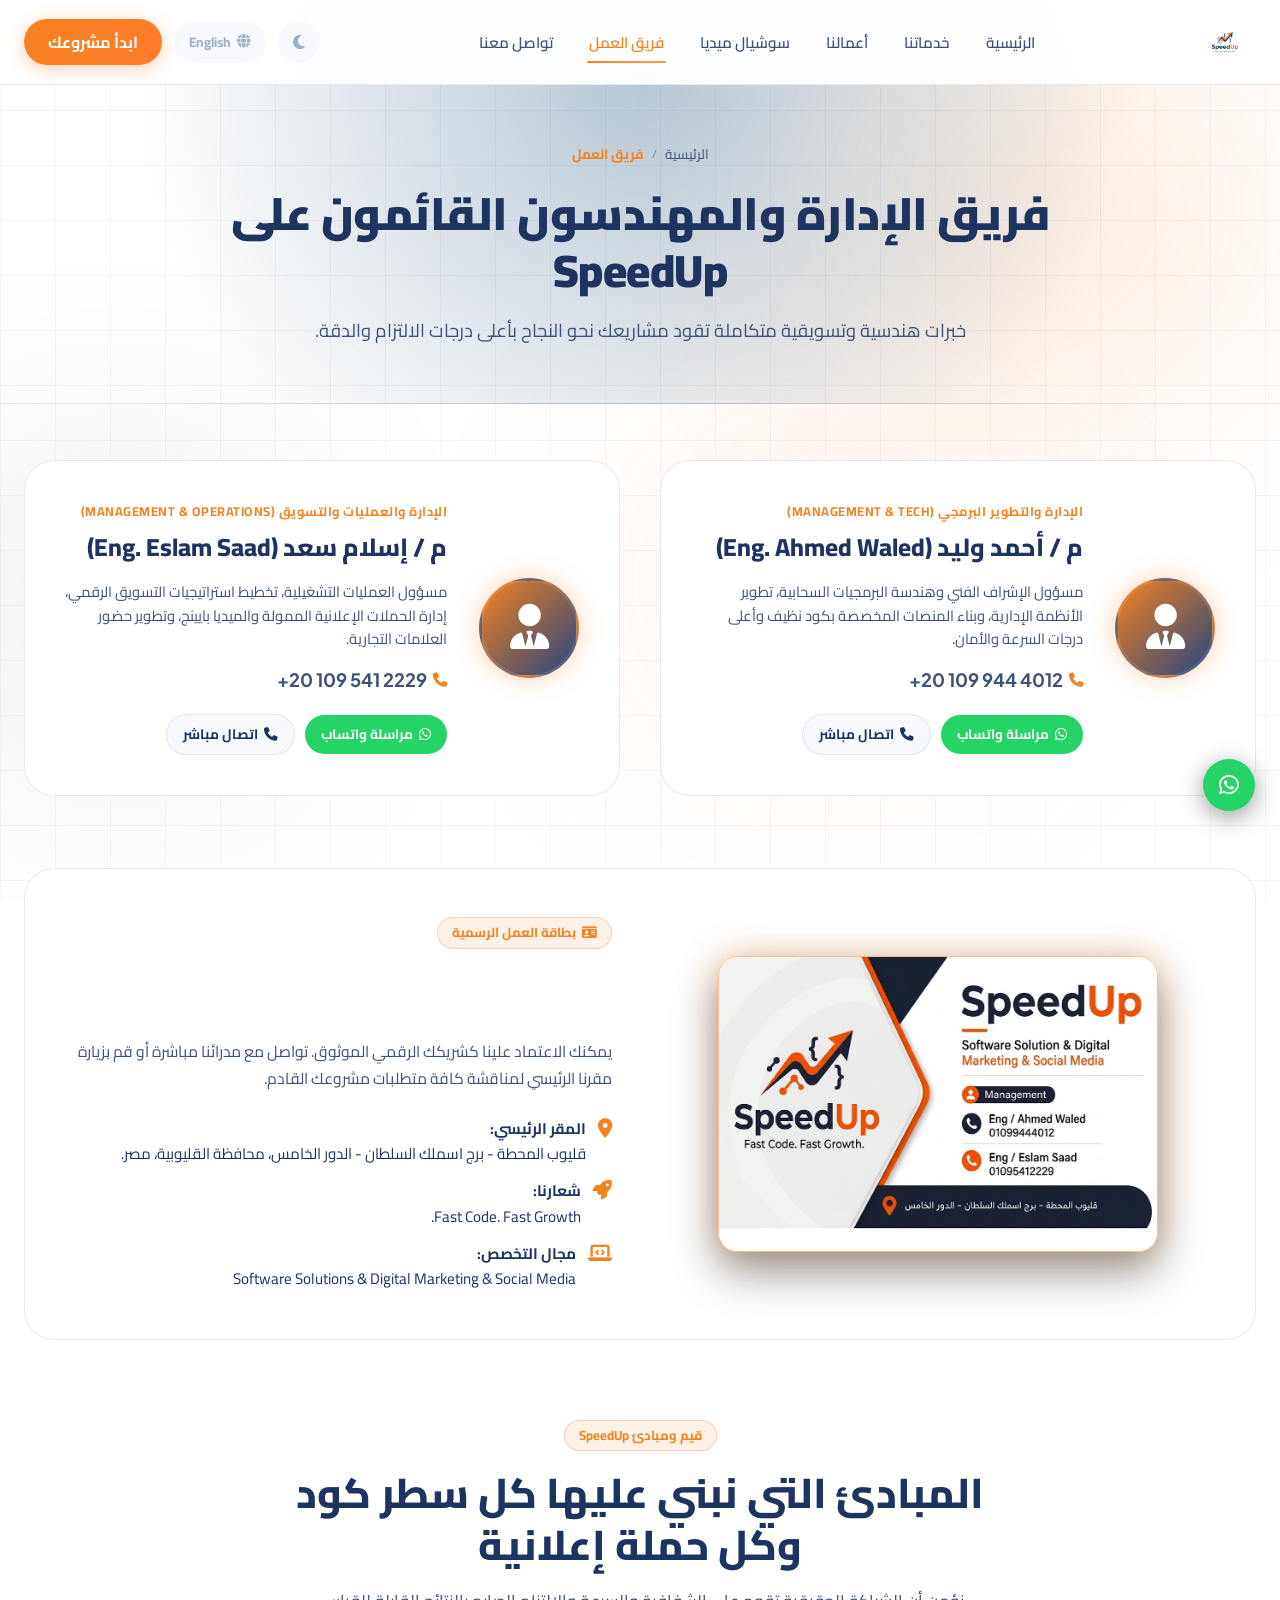
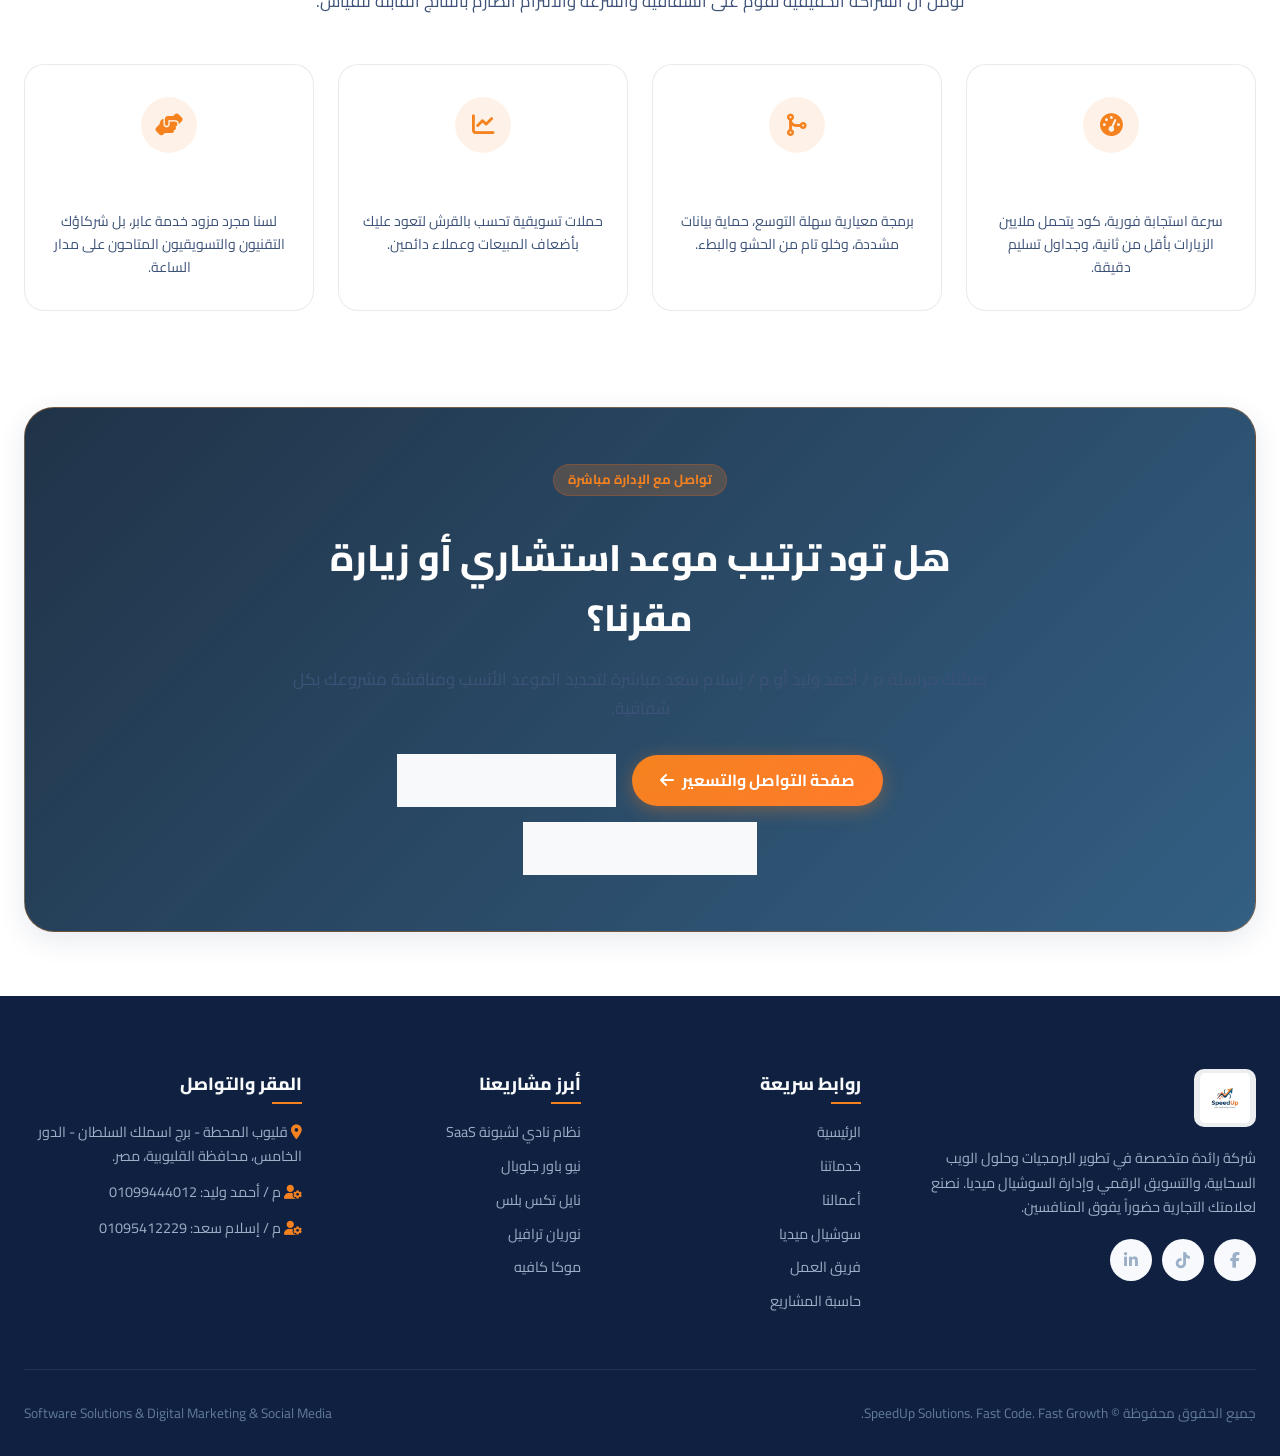
<file: team.html>
<!DOCTYPE html>
<html lang="ar" dir="rtl" data-theme="light">
<head>
  <meta charset="UTF-8">
  <meta name="viewport" content="width=device-width, initial-scale=1.0">
  <meta http-equiv="X-UA-Compatible" content="IE=edge">

  <!-- Primary Meta SEO Tags -->
  <title>فريق العمل والقيادة | SpeedUp - Fast Code. Fast Growth.</title>
  <meta name="title" content="فريق العمل والقيادة | SpeedUp - Fast Code. Fast Growth.">
  <meta name="description" content="تعرف على قيادة شركة سبيد اب (SpeedUp): م / أحمد وليد (مدير إدارة البرمجيات) وم / إسلام سعد (مدير إدارة التسويق والعمليات) وبطاقة الأعمال الرسمية.">
  <meta name="keywords" content="احمد وليد, اسلام سعد, فريق سبيد اب, ادارة speedup, قيادة سبيد اب, كارت سبيد اب">
  <meta name="author" content="SpeedUp Software & Marketing">
  <meta name="theme-color" content="#f8841f">

  <!-- Open Graph / Facebook -->
  <meta property="og:type" content="website">
  <meta property="og:url" content="https://speedup-solutions.com/team.html">
  <meta property="og:title" content="فريق العمل والقيادة | SpeedUp">
  <meta property="og:description" content="فريق الإدارة والمهندسون القائمون على SpeedUp: خبرات هندسية وتسويقية متكاملة تقود مشاريعك نحو النجاح.">
  <meta property="og:image" content="assets/images/business-card.png">

  <!-- Favicon -->
  <link rel="icon" type="image/png" href="assets/images/speedup-logo-transparent.png">

  <!-- Google Web Fonts -->
  <link rel="preconnect" href="https://fonts.googleapis.com">
  <link rel="preconnect" href="https://fonts.gstatic.com" crossorigin>
  <link href="https://fonts.googleapis.com/css2?family=Cairo:wght@400;600;700;800;900&family=Plus+Jakarta+Sans:wght@400;600;700;800&family=Tajawal:wght@400;500;700;800&display=swap" rel="stylesheet">

  <!-- FontAwesome Icons 6.5.1 CDN -->
  <link rel="stylesheet" href="https://cdnjs.cloudflare.com/ajax/libs/font-awesome/6.5.1/css/all.min.css">

  <!-- Core Stylesheet -->
  <link rel="stylesheet" href="css/style.css">
</head>
<body>

  <!-- Ambient Glowing Background Elements -->
  <div class="ambient-glow">
    <div class="ambient-orb ambient-orb-1"></div>
    <div class="ambient-orb ambient-orb-2"></div>
    <div class="ambient-orb ambient-orb-3"></div>
  </div>
  <div class="ambient-grid"></div>

  <!-- Header & Navigation -->
  <header class="site-header" id="site-header">
    <div class="container nav-wrap">
      
      <!-- Brand Logo -->
      <a href="index.html" class="brand-logo-link" id="nav-brand-logo"><img src="assets/images/speedup-logo.png" alt="SpeedUp Logo" class="brand-logo-img"></a>

      <!-- Desktop Navigation Menu -->
      <nav>
        <ul class="nav-menu" id="nav-menu">
          <li><a href="index.html" class="nav-link" data-i18n="nav_home">الرئيسية</a></li>
          <li><a href="services.html" class="nav-link" data-i18n="nav_services">خدماتنا</a></li>
          <li><a href="portfolio.html" class="nav-link" data-i18n="nav_work">أعمالنا</a></li>
          <li><a href="marketing.html" class="nav-link" data-i18n="nav_marketing">سوشيال ميديا</a></li>
          <li><a href="team.html" class="nav-link active" data-i18n="nav_team">فريق العمل</a></li>
          <li><a href="contact.html" class="nav-link" data-i18n="nav_contact">تواصل معنا</a></li>
        </ul>
      </nav>

      <!-- Nav Actions (Lang, Theme, CTA) -->
      <div class="nav-actions">
        <button class="icon-btn" id="theme-toggle-btn" title="تبديل المظهر / Toggle Theme" aria-label="Toggle theme">
          <i class="fa-solid fa-sun"></i>
        </button>

        <button class="icon-btn lang-btn" id="lang-toggle-btn" title="تغيير اللغة / Change Language" aria-label="Change language">
          <i class="fa-solid fa-globe"></i> English
        </button>

        <a href="contact.html" class="btn-primary" data-i18n="btn_talk">
          <span>ابدأ مشروعك</span>
          <i class="fa-solid fa-arrow-left"></i>
        </a>

        <!-- Mobile Toggle Hamburger -->
        <button class="icon-btn mobile-toggle" id="mobile-toggle-btn" aria-label="Open mobile navigation">
          <i class="fa-solid fa-bars"></i>
        </button>
      </div>

    </div>
  </header>

  <!-- Main Content Wrap -->
  <main id="main-content">

    <!-- Page Hero Banner -->
    <section class="page-hero">
      <div class="container page-hero-container">
        <div class="page-breadcrumb">
          <a href="index.html" data-i18n="nav_home">الرئيسية</a>
          <span class="crumb-sep">/</span>
          <span class="crumb-active" data-i18n="nav_team">فريق العمل</span>
        </div>
        <h1 class="page-hero-title">
          <span data-i18n="sec_team_title">فريق الإدارة والمهندسون القائمون على SpeedUp</span>
        </h1>
        <p class="page-hero-subtitle" data-i18n="sec_team_sub">
          خبرات هندسية وتسويقية متكاملة تجمع بين عمق الكود البرمجي فائق الأداء وقوة الرؤية التسويقية التوسعية.
        </p>
      </div>
    </section>

    <!-- Leadership Founders Grid -->
    <section class="section" style="padding-top: 3.5rem;">
      <div class="container">
        
        <div class="management-grid">
          
          <!-- Manager 1: Ahmed Waled -->
          <div class="manager-card">
            <div class="manager-avatar-wrap">
              <i class="fa-solid fa-user-tie"></i>
            </div>
            <div class="manager-info">
              <span class="manager-role-tag" data-i18n="manager_1_role">الإدارة والتطوير البرمجي (Management & Tech)</span>
              <h2 class="manager-name" data-i18n="manager_1_name">م / أحمد وليد (Eng. Ahmed Waled)</h2>
              <p style="color: var(--text-muted); font-size: 0.92rem; line-height: 1.6; margin: 8px 0 14px 0;">
                مسؤول الإشراف الفني وهندسة البرمجيات السحابية، تطوير الأنظمة الإدارية، وبناء المنصات المخصصة بكود نظيف وأعلى درجات السرعة والأمان.
              </p>
              <div class="manager-phone" style="direction: ltr; justify-content: flex-end;">
                <span>+20 109 944 4012</span>
                <i class="fa-solid fa-phone" style="color: var(--primary-orange); font-size: 0.9rem;"></i>
              </div>
              <div class="manager-actions">
                <a href="https://wa.me/201099444012" target="_blank" rel="noopener noreferrer" class="btn-whatsapp-direct" title="مراسلة عبر واتساب">
                  <i class="fa-brands fa-whatsapp"></i>
                  <span data-i18n="btn_whatsapp">مراسلة واتساب</span>
                </a>
                <a href="tel:01099444012" class="btn-call-direct" title="اتصال هاتفي">
                  <i class="fa-solid fa-phone"></i>
                  <span data-i18n="btn_call">اتصال مباشر</span>
                </a>
              </div>
            </div>
          </div>

          <!-- Manager 2: Eslam Saad -->
          <div class="manager-card">
            <div class="manager-avatar-wrap">
              <i class="fa-solid fa-user-tie"></i>
            </div>
            <div class="manager-info">
              <span class="manager-role-tag" data-i18n="manager_2_role">الإدارة والعمليات والتسويق (Management & Operations)</span>
              <h2 class="manager-name" data-i18n="manager_2_name">م / إسلام سعد (Eng. Eslam Saad)</h2>
              <p style="color: var(--text-muted); font-size: 0.92rem; line-height: 1.6; margin: 8px 0 14px 0;">
                مسؤول العمليات التشغيلية، تخطيط استراتيجيات التسويق الرقمي، إدارة الحملات الإعلانية الممولة والميديا بايينج، وتطوير حضور العلامات التجارية.
              </p>
              <div class="manager-phone" style="direction: ltr; justify-content: flex-end;">
                <span>+20 109 541 2229</span>
                <i class="fa-solid fa-phone" style="color: var(--primary-orange); font-size: 0.9rem;"></i>
              </div>
              <div class="manager-actions">
                <a href="https://wa.me/201095412229" target="_blank" rel="noopener noreferrer" class="btn-whatsapp-direct" title="مراسلة عبر واتساب">
                  <i class="fa-brands fa-whatsapp"></i>
                  <span data-i18n="btn_whatsapp">مراسلة واتساب</span>
                </a>
                <a href="tel:01095412229" class="btn-call-direct" title="اتصال هاتفي">
                  <i class="fa-solid fa-phone"></i>
                  <span data-i18n="btn_call">اتصال مباشر</span>
                </a>
              </div>
            </div>
          </div>

        </div>

        <!-- Authentic 3D Interactive Business Card Showcase -->
        <div class="card-showcase-box" style="margin-top: 4.5rem;">
          <div class="card-showcase-visual">
            <div class="card-3d-interactive" id="business-card-3d" title="حرك المؤشر للتفاعل مع كارت سبيد اب ثلاثي الأبعاد">
              <img src="assets/images/business-card.png" alt="SpeedUp Official Business Card" style="width: 100%; height: auto; display: block; border-radius: 14px;">
            </div>
          </div>

          <div class="card-showcase-desc">
            <div class="section-tag">
              <i class="fa-solid fa-id-card"></i>
              <span data-i18n="card_badge">بطاقة العمل الرسمية</span>
            </div>
            <h3 data-i18n="card_showcase_title" style="font-size: 1.85rem; font-weight: 800; color: #fff; margin: 0.8rem 0;">الهوية الرسمية وبطاقة الأعمال</h3>
            <p data-i18n="card_showcase_desc" style="color: var(--text-muted); font-size: 0.98rem; line-height: 1.7; margin-bottom: 1.5rem;">
              يمكنك الاعتماد علينا كشريكك التقني والتسويقي الموثوق. تواصل مع مديري الشركة مباشرة أو قم بزيارة مقرنا الرئيسي لمناقشة خطة مشروعك.
            </p>
            
            <ul class="card-details-list">
              <li class="card-detail-item">
                <i class="fa-solid fa-location-dot"></i>
                <div>
                  <strong data-i18n="card_loc_label">المقر الرئيسي:</strong><br>
                  <span data-i18n="card_loc_val">قليوب المحطة - برج اسملك السلطان - الدور الخامس، محافظة القليوبية، مصر.</span>
                </div>
              </li>

              <li class="card-detail-item">
                <i class="fa-solid fa-rocket"></i>
                <div>
                  <strong data-i18n="card_slogan_label">شعارنا:</strong><br>
                  <span data-i18n="card_slogan_val">Fast Code. Fast Growth.</span>
                </div>
              </li>

              <li class="card-detail-item">
                <i class="fa-solid fa-laptop-code"></i>
                <div>
                  <strong data-i18n="card_spec_label">مجال التخصص:</strong><br>
                  <span data-i18n="card_spec_val">حلول البرمجيات وتطبيقات الويب السحابية والتسويق الرقمي وإدارة السوشيال ميديا</span>
                </div>
              </li>
            </ul>
          </div>
        </div>

        <!-- Agency Pillars & Culture -->
        <div style="margin-top: 5rem;">
          <div class="section-header">
            <div class="section-tag">قيم ومبادئ SpeedUp</div>
            <h2 class="section-title">المبادئ التي نبني عليها كل سطر كود وكل حملة إعلانية</h2>
            <p class="section-subtitle">نؤمن أن الشراكة الحقيقية تقوم على الشفافية والسرعة والالتزام الصارم بالنتائج القابلة للقياس.</p>
          </div>

          <div style="display: grid; grid-template-columns: repeat(4, 1fr); gap: 1.5rem; margin-top: 3rem;">
            <div style="background: var(--bg-card); border: 1px solid var(--border-glass); border-radius: var(--radius-lg); padding: 2rem 1.5rem; text-align: center;">
              <div style="width: 56px; height: 56px; border-radius: 50%; background: var(--primary-orange-subtle); color: var(--primary-orange); display: flex; align-items: center; justify-content: center; font-size: 1.4rem; margin: 0 auto 1.2rem auto;">
                <i class="fa-solid fa-gauge-high"></i>
              </div>
              <h3 style="font-size: 1.15rem; font-weight: 700; color: #fff; margin-bottom: 0.5rem;">السرعة الفائقة (Speed)</h3>
              <p style="font-size: 0.88rem; color: var(--text-muted); line-height: 1.6;">سرعة استجابة فورية، كود يتحمل ملايين الزيارات بأقل من ثانية، وجداول تسليم دقيقة.</p>
            </div>

            <div style="background: var(--bg-card); border: 1px solid var(--border-glass); border-radius: var(--radius-lg); padding: 2rem 1.5rem; text-align: center;">
              <div style="width: 56px; height: 56px; border-radius: 50%; background: var(--primary-orange-subtle); color: var(--primary-orange); display: flex; align-items: center; justify-content: center; font-size: 1.4rem; margin: 0 auto 1.2rem auto;">
                <i class="fa-solid fa-code-merge"></i>
              </div>
              <h3 style="font-size: 1.15rem; font-weight: 700; color: #fff; margin-bottom: 0.5rem;">الكود النظيف (Clean Code)</h3>
              <p style="font-size: 0.88rem; color: var(--text-muted); line-height: 1.6;">برمجة معيارية سهلة التوسع، حماية بيانات مشددة، وخلو تام من الحشو والبطء.</p>
            </div>

            <div style="background: var(--bg-card); border: 1px solid var(--border-glass); border-radius: var(--radius-lg); padding: 2rem 1.5rem; text-align: center;">
              <div style="width: 56px; height: 56px; border-radius: 50%; background: var(--primary-orange-subtle); color: var(--primary-orange); display: flex; align-items: center; justify-content: center; font-size: 1.4rem; margin: 0 auto 1.2rem auto;">
                <i class="fa-solid fa-chart-line"></i>
              </div>
              <h3 style="font-size: 1.15rem; font-weight: 700; color: #fff; margin-bottom: 0.5rem;">النمو الحقيقي (Fast Growth)</h3>
              <p style="font-size: 0.88rem; color: var(--text-muted); line-height: 1.6;">حملات تسويقية تحسب بالقرش لتعود عليك بأضعاف المبيعات وعملاء دائمين.</p>
            </div>

            <div style="background: var(--bg-card); border: 1px solid var(--border-glass); border-radius: var(--radius-lg); padding: 2rem 1.5rem; text-align: center;">
              <div style="width: 56px; height: 56px; border-radius: 50%; background: var(--primary-orange-subtle); color: var(--primary-orange); display: flex; align-items: center; justify-content: center; font-size: 1.4rem; margin: 0 auto 1.2rem auto;">
                <i class="fa-solid fa-handshake-angle"></i>
              </div>
              <h3 style="font-size: 1.15rem; font-weight: 700; color: #fff; margin-bottom: 0.5rem;">الدعم المستمر والشراكة</h3>
              <p style="font-size: 0.88rem; color: var(--text-muted); line-height: 1.6;">لسنا مجرد مزود خدمة عابر، بل شركاؤك التقنيون والتسويقيون المتاحون على مدار الساعة.</p>
            </div>
          </div>
        </div>

      </div>
    </section>

    <!-- Direct CTA -->
    <section class="section" style="padding-top: 2rem; padding-bottom: 4rem;">
      <div class="container">
        <div style="background: linear-gradient(135deg, rgba(8, 29, 52, 0.9) 0%, rgba(0, 55, 100, 0.8) 100%); border: 1px solid rgba(248, 132, 31, 0.35); border-radius: var(--radius-xl); padding: 3.5rem 2.5rem; text-align: center; position: relative; overflow: hidden; box-shadow: var(--shadow-card);">
          <div style="position: relative; z-index: 2; max-width: 700px; margin: 0 auto;">
            <div class="section-tag" style="background: rgba(248, 132, 31, 0.2); color: var(--primary-orange);">تواصل مع الإدارة مباشرة</div>
            <h2 style="font-size: 2.3rem; font-weight: 800; color: #fff; margin: 1rem 0;">هل تود ترتيب موعد استشاري أو زيارة مقرنا؟</h2>
            <p style="color: var(--text-muted); font-size: 1.05rem; line-height: 1.7; margin-bottom: 2rem;">
              يمكنك مراسلة م / أحمد وليد أو م / إسلام سعد مباشرة لتحديد الموعد الأنسب ومناقشة مشروعك بكل شفافية.
            </p>
            <div style="display: flex; align-items: center; justify-content: center; gap: 1rem; flex-wrap: wrap;">
              <a href="contact.html" class="btn-primary" style="padding: 12px 28px; font-size: 1rem;">
                <span>صفحة التواصل والتسعير</span>
                <i class="fa-solid fa-arrow-left"></i>
              </a>
              <a href="https://wa.me/201099444012" target="_blank" rel="noopener noreferrer" class="btn-outline" style="padding: 12px 24px; font-size: 1rem;">
                <i class="fa-brands fa-whatsapp" style="color: #10b981;"></i>
                <span>مراسلة م / أحمد وليد</span>
              </a>
              <a href="https://wa.me/201095412229" target="_blank" rel="noopener noreferrer" class="btn-outline" style="padding: 12px 24px; font-size: 1rem;">
                <i class="fa-brands fa-whatsapp" style="color: #10b981;"></i>
                <span>مراسلة م / إسلام سعد</span>
              </a>
            </div>
          </div>
        </div>
      </div>
    </section>

  </main>

  <!-- Footer -->
  <footer class="site-footer">
    <div class="container">
      <div class="footer-top">
        <div>
          <a href="index.html" class="brand-logo-link" id="nav-brand-logo"><img src="assets/images/speedup-logo.png" alt="SpeedUp Logo" class="brand-logo-img"></a>
          <p class="footer-brand-desc" data-i18n="footer_brand_desc">
            شركة رائدة متخصصة في تطوير البرمجيات وحلول الويب السحابية، والتسويق الرقمي وإدارة السوشيال ميديا. نصنع لعلامتك التجارية حضوراً يفوق المنافسين.
          </p>
          <div class="footer-social-links">
            <a href="https://www.facebook.com/speedup.dev" target="_blank" rel="noopener noreferrer" class="icon-btn" title="Facebook"><i class="fa-brands fa-facebook-f"></i></a>
            <a href="https://www.tiktok.com/@speed.up9824" target="_blank" rel="noopener noreferrer" class="icon-btn" title="TikTok"><i class="fa-brands fa-tiktok"></i></a>
            <a href="https://www.linkedin.com/company/speedup1" target="_blank" rel="noopener noreferrer" class="icon-btn" title="LinkedIn"><i class="fa-brands fa-linkedin-in"></i></a>
          </div>
        </div>

        <div>
          <h4 class="footer-col-title" data-i18n="footer_col_links">روابط سريعة</h4>
          <ul class="footer-links">
            <li><a href="index.html" data-i18n="nav_home">الرئيسية</a></li>
            <li><a href="services.html" data-i18n="nav_services">خدماتنا التقنية</a></li>
            <li><a href="portfolio.html" data-i18n="nav_work">معرض أعمالنا</a></li>
            <li><a href="marketing.html" data-i18n="nav_marketing">السوشيال ميديا</a></li>
            <li><a href="team.html" data-i18n="nav_team">فريق الإدارة</a></li>
            <li><a href="contact.html" data-i18n="nav_estimator">تواصل وحاسبة المشاريع</a></li>
          </ul>
        </div>

        <div>
          <h4 class="footer-col-title" data-i18n="footer_col_projects">أبرز مشاريعنا</h4>
          <ul class="footer-links">
            <li><a href="https://www.lisbon-club.com/" target="_blank">نظام نادي لشبونة SaaS</a></li>
            <li><a href="https://www.new-power-global.com/" target="_blank">نيو باور جلوبال</a></li>
            <li><a href="https://nile-tex-plus.com/" target="_blank">نايل تكس بلس</a></li>
            <li><a href="https://nouryan-travel.com/" target="_blank">نوريان ترافيل</a></li>
            <li><a href="https://medowaled.github.io/moca/" target="_blank">موكا كافيه</a></li>
          </ul>
        </div>

        <div>
          <h4 class="footer-col-title" data-i18n="footer_col_hq">المقر والتواصل</h4>
          <ul class="footer-links" style="gap: 12px;">
            <li><i class="fa-solid fa-location-dot" style="color: var(--primary-orange);"></i> <span data-i18n="card_loc_val">قليوب المحطة - برج اسملك السلطان - الدور الخامس</span></li>
            <li><i class="fa-solid fa-user-gear" style="color: var(--primary-orange);"></i> <span data-i18n="footer_eng_ahmed">م / أحمد وليد: 01099444012</span></li>
            <li><i class="fa-solid fa-user-gear" style="color: var(--primary-orange);"></i> <span data-i18n="footer_eng_eslam">م / إسلام سعد: 01095412229</span></li>
          </ul>
        </div>
      </div>

      <div class="footer-bottom">
        <p data-i18n="footer_rights">جميع الحقوق محفوظة © SpeedUp Solutions. Fast Code. Fast Growth.</p>
        <p data-i18n="footer_spec_val">Software Solutions & Digital Marketing & Social Media</p>
      </div>
    </div>
  </footer>

  <!-- Floating Actions -->
  <div class="floating-contact-bar">
    <a href="https://wa.me/201099444012" target="_blank" rel="noopener noreferrer" class="float-action-btn float-whatsapp" title="تواصل سريع عبر واتساب" aria-label="WhatsApp Chat">
      <i class="fa-brands fa-whatsapp"></i>
    </a>
    <button class="float-action-btn float-top" id="scroll-to-top-btn" title="العودة للأعلى" aria-label="Scroll to top">
      <i class="fa-solid fa-arrow-up"></i>
    </button>
  </div>

  <script src="js/main.js"></script>
</body>
</html>
</file>
<file: css/style.css>
/* ==========================================================================
   SpeedUp Agency - Official Portfolio Stylesheet
   Theme: SpeedUp Logo Colors — White + Orange + Navy (Turnover Inspired)
   ========================================================================== */

:root {
  /* SpeedUp Brand Colors — Extracted directly from Official Logo */
  --primary-orange:       #f5821f;   /* logo main orange */
  --primary-orange-hover: #e06d0a;
  --primary-orange-light: #ff9d45;
  --primary-orange-glow:  rgba(245, 130, 31, 0.35);
  --primary-orange-subtle:rgba(245, 130, 31, 0.1);

  --brand-navy-deep:  #0f2040;
  --brand-navy-950:   #122450;
  --brand-navy-900:   #1a2f5e;
  --brand-navy-800:   #1d3461;  /* logo navy blue */
  --brand-navy-700:   #254580;
  --brand-navy-600:   #2e589f;

  --accent-cyan:      #3b82f6;   /* bright blue accent */
  --accent-cyan-glow: rgba(59, 130, 246, 0.25);
  --accent-emerald:   #10b981;

  /* ── DEFAULT = LIGHT (White + Orange + Navy like Logo) ── */
  --bg-main:          #ffffff;
  --bg-surface:       #f7f9fc;
  --bg-card:          rgba(255, 255, 255, 0.97);
  --bg-card-hover:    #ffffff;
  --bg-glass:         rgba(255, 255, 255, 0.92);
  --border-glass:     rgba(29, 52, 97, 0.1);
  --border-glass-hover: rgba(245, 130, 31, 0.5);
  --border-navy:      rgba(29, 52, 97, 0.15);

  --text-main:        #1d3461;   /* logo navy for headings */
  --text-muted:       #3d5278;
  --text-dim:         #7589a8;
  --text-contrast:    #0f2040;

  --navbar-bg:        rgba(255, 255, 255, 0.95);
  --modal-overlay:    rgba(15, 32, 64, 0.65);

  /* Shadows — soft on white */
  --shadow-sm:   0 2px 12px rgba(29, 52, 97, 0.08);
  --shadow-md:   0 8px 28px rgba(29, 52, 97, 0.12);
  --shadow-glow: 0 0 35px rgba(245, 130, 31, 0.2);
  --shadow-navy-glow: 0 0 30px rgba(29, 52, 97, 0.15);
  --shadow-card: 0 8px 28px rgba(29, 52, 97, 0.1);

  /* Typography */
  --font-en: 'Plus Jakarta Sans', -apple-system, BlinkMacSystemFont, 'Segoe UI', Roboto, sans-serif;
  --font-ar: 'Cairo', 'Tajawal', -apple-system, BlinkMacSystemFont, 'Segoe UI', sans-serif;

  /* Transitions */
  --transition-fast:   0.2s cubic-bezier(0.16, 1, 0.3, 1);
  --transition-smooth: 0.35s cubic-bezier(0.16, 1, 0.3, 1);
  --transition-slow:   0.6s cubic-bezier(0.16, 1, 0.3, 1);

  --radius-sm:   8px;
  --radius-md:   14px;
  --radius-lg:   20px;
  --radius-xl:   30px;
  --radius-full: 9999px;
}

/* Dark Theme (secondary option) */
[data-theme="dark"] {
  --bg-main:       #051322;
  --bg-surface:    #081a2f;
  --bg-card:       rgba(8, 29, 52, 0.72);
  --bg-card-hover: rgba(11, 40, 72, 0.9);
  --bg-glass:      rgba(6, 22, 40, 0.85);
  --border-glass:  rgba(255, 255, 255, 0.09);
  --border-glass-hover: rgba(245, 130, 31, 0.5);
  --border-navy:   rgba(0, 55, 100, 0.55);

  --text-main:     #f8fafc;
  --text-muted:    #9bb0c6;
  --text-dim:      #627b97;
  --text-contrast: #ffffff;

  --navbar-bg:     rgba(5, 19, 34, 0.92);
  --modal-overlay: rgba(3, 11, 20, 0.88);
  --shadow-sm:  0 4px 12px rgba(0, 0, 0, 0.28);
  --shadow-md:  0 10px 30px rgba(0, 0, 0, 0.45);
  --shadow-glow:0 0 40px rgba(245, 130, 31, 0.28);
  --shadow-card:0 12px 35px -8px rgba(0, 0, 0, 0.55);
}

/* ==========================================================================
   Base & Reset
   ========================================================================== */
*, *::before, *::after {
  box-sizing: border-box;
  margin: 0;
  padding: 0;
}

html {
  scroll-behavior: smooth;
  font-size: 16px;
  -webkit-text-size-adjust: 100%;
}

body {
  font-family: var(--font-ar);
  background-color: var(--bg-main);
  color: var(--text-main);
  line-height: 1.65;
  overflow-x: hidden;
  position: relative;
  transition: background-color var(--transition-smooth), color var(--transition-smooth);
}

body.lang-en {
  font-family: var(--font-en);
}

/* Custom Selection & Scrollbars */
::selection {
  background: var(--primary-orange);
  color: #ffffff;
}

::-webkit-scrollbar {
  width: 9px;
}
::-webkit-scrollbar-track {
  background: var(--bg-main);
}
::-webkit-scrollbar-thumb {
  background: var(--brand-navy-700);
  border-radius: var(--radius-full);
  border: 2px solid var(--bg-main);
}
::-webkit-scrollbar-thumb:hover {
  background: var(--primary-orange);
}

img {
  max-width: 100%;
  height: auto;
  display: block;
}

a {
  color: inherit;
  text-decoration: none;
  transition: all var(--transition-fast);
}

button, input, select, textarea {
  font-family: inherit;
  font-size: inherit;
  outline: none;
  border: none;
}

/* ==========================================================================
   Background Ambient Elements & Lights
   ========================================================================== */
.ambient-glow {
  position: fixed;
  top: 0;
  left: 0;
  width: 100vw;
  height: 100vh;
  pointer-events: none;
  z-index: 0;
  overflow: hidden;
}

.ambient-orb {
  position: absolute;
  border-radius: 50%;
  filter: blur(120px);
  opacity: 0.22;
  animation: orbFloat 20s infinite alternate ease-in-out;
}

.ambient-orb-1 {
  top: -10%;
  right: -5%;
  width: 600px;
  height: 600px;
  background: radial-gradient(circle, #f5821f 0%, transparent 70%);
}

.ambient-orb-2 {
  top: 40%;
  left: -10%;
  width: 500px;
  height: 500px;
  background: radial-gradient(circle, #1d3461 0%, transparent 70%);
  opacity: 0.12;
  animation-duration: 25s;
}

.ambient-orb-3 {
  bottom: 5%;
  right: 15%;
  width: 550px;
  height: 550px;
  background: radial-gradient(circle, #f5821f 0%, transparent 70%);
  opacity: 0.14;
  animation-duration: 22s;
}

.ambient-grid {
  position: fixed;
  top: 0;
  left: 0;
  width: 100%;
  height: 100%;
  background-image:
    linear-gradient(to right, rgba(29, 52, 97, 0.05) 1px, transparent 1px),
    linear-gradient(to bottom, rgba(29, 52, 97, 0.05) 1px, transparent 1px);
  background-size: 55px 55px;
  pointer-events: none;
  z-index: 0;
}

[data-theme="dark"] .ambient-grid {
  background-image:
    linear-gradient(to right, rgba(255, 255, 255, 0.02) 1px, transparent 1px),
    linear-gradient(to bottom, rgba(255, 255, 255, 0.02) 1px, transparent 1px);
}

@keyframes orbFloat {
  0% { transform: translate(0, 0) scale(1); }
  50% { transform: translate(40px, -30px) scale(1.08); }
  100% { transform: translate(-30px, 40px) scale(0.95); }
}

/* ==========================================================================
   Layout Containers
   ========================================================================== */
.container {
  width: 100%;
  max-width: 1280px;
  margin: 0 auto;
  padding: 0 1.5rem;
  position: relative;
  z-index: 1;
}

.section {
  padding: 4rem 0;
  position: relative;
  z-index: 1;
}

/* ==========================================================================
   Header & Navbar
   ========================================================================== */
.site-header {
  position: fixed;
  top: 0;
  left: 0;
  width: 100%;
  height: 85px;
  z-index: 100;
  background: var(--navbar-bg);
  backdrop-filter: blur(18px);
  -webkit-backdrop-filter: blur(18px);
  border-bottom: 1px solid var(--border-glass);
  transition: all var(--transition-smooth);
}

.site-header.scrolled {
  height: 72px;
  box-shadow: var(--shadow-sm);
  background: rgba(6, 13, 23, 0.95);
}

[data-theme="light"] .site-header.scrolled {
  background: rgba(255, 255, 255, 0.96);
}

.nav-wrap {
  display: flex;
  align-items: center;
  justify-content: space-between;
  height: 100%;
}

/* Brand Logo */
.brand-logo-link {
  display: flex;
  align-items: center;
  gap: 12px;
}

.brand-logo-img {
  height: 58px;
  width: auto;
  max-width: 160px;
  object-fit: contain;
  transition: transform var(--transition-smooth);
  display: block;
  border-radius: 10px;
  padding: 4px 6px;
  background: rgba(255,255,255,0.92);
}

.brand-logo-link:hover .brand-logo-img {
  transform: scale(1.04);
}

.brand-meta {
  display: flex;
  flex-direction: column;
  direction: ltr !important;
  text-align: left;
}

.brand-name {
  font-family: var(--font-en);
  font-weight: 800;
  font-size: 1.45rem;
  letter-spacing: -0.5px;
  color: var(--text-main);
  direction: ltr !important;
  display: inline-flex;
  flex-direction: row;
  align-items: center;
  unicode-bidi: isolate;
}

.brand-name span {
  color: var(--primary-orange);
}

.brand-slogan {
  font-size: 0.75rem;
  font-weight: 600;
  letter-spacing: 0.6px;
  color: var(--primary-orange-light);
  font-family: var(--font-en);
  text-transform: uppercase;
  direction: ltr !important;
  text-align: left;
}

/* Navigation Links */
.nav-menu {
  display: flex;
  align-items: center;
  gap: 2rem;
  list-style: none;
}

.nav-link {
  font-size: 0.95rem;
  font-weight: 600;
  color: var(--text-muted);
  position: relative;
  padding: 6px 2px;
  transition: color var(--transition-fast);
}

.nav-link:hover, .nav-link.active {
  color: var(--primary-orange);
}

.nav-link::after {
  content: '';
  position: absolute;
  bottom: 0;
  left: 0;
  width: 0%;
  height: 2px;
  background: linear-gradient(90deg, var(--primary-orange), var(--primary-orange-light));
  border-radius: var(--radius-full);
  transition: width var(--transition-smooth);
}

.nav-link:hover::after, .nav-link.active::after {
  width: 100%;
}

/* Nav Actions */
.nav-actions {
  display: flex;
  align-items: center;
  gap: 12px;
}

.icon-btn {
  width: 42px;
  height: 42px;
  border-radius: var(--radius-full);
  background: var(--bg-surface);
  border: 1px solid var(--border-glass);
  color: var(--text-main);
  display: flex;
  align-items: center;
  justify-content: center;
  cursor: pointer;
  transition: all var(--transition-fast);
}

.icon-btn:hover {
  background: var(--brand-navy-700);
  border-color: var(--primary-orange);
  color: var(--primary-orange);
  transform: translateY(-2px);
}

.lang-btn {
  padding: 0 14px;
  width: auto;
  font-weight: 700;
  font-size: 0.85rem;
  gap: 6px;
}

.btn-primary {
  background: linear-gradient(135deg, var(--primary-orange) 0%, #ff7b2b 100%);
  color: #ffffff !important;
  font-weight: 700;
  padding: 10px 24px;
  border-radius: var(--radius-full);
  display: inline-flex;
  align-items: center;
  gap: 8px;
  box-shadow: 0 4px 18px var(--primary-orange-glow);
  transition: all var(--transition-smooth);
  cursor: pointer;
  position: relative;
  overflow: hidden;
}

.btn-primary::before {
  content: '';
  position: absolute;
  top: 0;
  left: -100%;
  width: 100%;
  height: 100%;
  background: linear-gradient(90deg, transparent, rgba(255, 255, 255, 0.25), transparent);
  transition: left 0.7s ease;
}

.btn-primary:hover {
  transform: translateY(-2px) scale(1.02);
  box-shadow: 0 6px 25px rgba(255, 94, 20, 0.55);
}

.btn-primary:hover::before {
  left: 100%;
}

.btn-outline {
  background: var(--bg-card);
  border: 1px solid var(--border-glass);
  color: var(--text-main);
  font-weight: 700;
  padding: 10px 24px;
  border-radius: var(--radius-full);
  display: inline-flex;
  align-items: center;
  gap: 8px;
  backdrop-filter: blur(10px);
  transition: all var(--transition-fast);
  cursor: pointer;
}

.btn-outline:hover {
  border-color: var(--primary-orange);
  color: var(--primary-orange);
  background: var(--bg-card-hover);
  transform: translateY(-2px);
}

.mobile-toggle {
  display: none;
}

/* ==========================================================================
   Hero Section (Inspired by Turnover Reference Design)
   ========================================================================== */
.hero-section {
  padding-top: 110px;
  padding-bottom: 3rem;
  min-height: 88vh;
  display: flex;
  align-items: center;
  position: relative;
}

.hero-grid {
  display: grid;
  grid-template-columns: 1.15fr 0.95fr;
  align-items: center;
  gap: 3.5rem;
}

/* Hero Content */
.hero-badge-pill {
  display: inline-flex;
  align-items: center;
  gap: 8px;
  padding: 6px 16px;
  border-radius: var(--radius-full);
  background: var(--primary-orange-subtle);
  border: 1px solid rgba(255, 94, 20, 0.3);
  color: var(--primary-orange);
  font-size: 0.85rem;
  font-weight: 700;
  margin-bottom: 1.5rem;
}

.hero-badge-dot {
  width: 8px;
  height: 8px;
  border-radius: 50%;
  background: var(--primary-orange);
  box-shadow: 0 0 10px var(--primary-orange);
  animation: pulseDot 2s infinite;
}

@keyframes pulseDot {
  0%, 100% { opacity: 1; transform: scale(1); }
  50% { opacity: 0.4; transform: scale(0.85); }
}

.hero-title {
  font-size: 3.5rem;
  line-height: 1.18;
  font-weight: 900;
  letter-spacing: -1px;
  margin-bottom: 1.5rem;
  color: var(--text-main);
}

.hero-title .gradient-text {
  background: linear-gradient(135deg, var(--primary-orange) 10%, #ff893b 100%);
  -webkit-background-clip: text;
  -webkit-text-fill-color: transparent;
  display: inline-block;
}

.hero-desc {
  font-size: 1.12rem;
  color: var(--text-muted);
  max-width: 540px;
  margin-bottom: 2.2rem;
  line-height: 1.75;
}

.hero-actions {
  display: flex;
  align-items: center;
  gap: 1rem;
  flex-wrap: wrap;
  margin-bottom: 3rem;
}

/* Hero Reference Stats Bar */
.hero-metrics-bar {
  display: grid;
  grid-template-columns: repeat(4, 1fr);
  gap: 1.25rem;
  padding-top: 2rem;
  border-top: 1px solid var(--border-glass);
}

.metric-item {
  display: flex;
  flex-direction: column;
}

.metric-num {
  font-family: var(--font-en);
  font-size: 2.2rem;
  font-weight: 800;
  color: var(--text-main);
  line-height: 1;
  margin-bottom: 6px;
  display: flex;
  align-items: baseline;
}

.metric-num span {
  color: var(--primary-orange);
}

.metric-label {
  font-size: 0.8rem;
  color: var(--text-muted);
  font-weight: 600;
  line-height: 1.35;
}

/* Hero Visual Stage */
.hero-visual-stage {
  position: relative;
  display: flex;
  align-items: center;
  justify-content: center;
}

.hero-visual-wrapper {
  position: relative;
  width: 100%;
  max-width: 520px;
  border-radius: var(--radius-xl);
  overflow: visible;
}

.hero-main-img {
  width: 100%;
  height: 520px;
  object-fit: cover;
  border-radius: var(--radius-xl);
  box-shadow: var(--shadow-md), var(--shadow-glow);
  border: 1px solid var(--border-glass-hover);
  position: relative;
  z-index: 2;
  filter: contrast(1.05) brightness(1.02);
}

/* Floating Glass Cards around Hero (Turnover Style) */
.hero-float-card {
  position: absolute;
  z-index: 4;
  background: var(--bg-glass);
  backdrop-filter: blur(20px);
  -webkit-backdrop-filter: blur(20px);
  border: 1px solid var(--border-glass);
  padding: 12px 18px;
  border-radius: var(--radius-md);
  box-shadow: var(--shadow-md);
  display: flex;
  align-items: center;
  gap: 12px;
  animation: floatCard 6s ease-in-out infinite alternate;
  transition: all var(--transition-fast);
}

.hero-float-card:hover {
  transform: translateY(-5px) scale(1.04) !important;
  border-color: var(--primary-orange);
}

.float-card-1 {
  top: 8%;
  left: -20px;
  animation-delay: 0s;
}

.float-card-2 {
  top: 42%;
  right: -30px;
  animation-delay: 1.5s;
}

.float-card-3 {
  bottom: 8%;
  left: 20px;
  animation-delay: 3s;
}

.float-card-4 {
  bottom: -15px;
  right: -15px;
  animation-delay: 2.2s;
  cursor: pointer;
}

.float-thumb {
  width: 44px;
  height: 44px;
  border-radius: var(--radius-sm);
  object-fit: cover;
  border: 1px solid var(--border-glass-hover);
  flex-shrink: 0;
}

.float-icon {
  width: 38px;
  height: 38px;
  border-radius: var(--radius-sm);
  background: var(--primary-orange-subtle);
  color: var(--primary-orange);
  display: flex;
  align-items: center;
  justify-content: center;
  font-size: 1.15rem;
}

.float-text {
  display: flex;
  flex-direction: column;
}

.float-title {
  font-size: 0.88rem;
  font-weight: 700;
  color: var(--text-main);
  line-height: 1.2;
}

.float-sub {
  font-size: 0.72rem;
  color: var(--text-muted);
}

.float-arrow {
  margin-inline-start: 6px;
  color: var(--text-dim);
  font-size: 0.85rem;
  transition: transform var(--transition-fast);
}

.hero-float-card:hover .float-arrow {
  color: var(--primary-orange);
  transform: translateX(3px);
}

@keyframes floatCard {
  0% { transform: translateY(0); }
  100% { transform: translateY(-12px); }
}

/* Hero 3D Robot Stage & Canvas */
.hero-3d-robot-stage {
  position: relative;
  width: 100%;
  min-height: 480px;
  height: 520px;
  border-radius: var(--radius-xl);
  overflow: hidden;
  transform-style: preserve-3d;
  will-change: transform;
  background: #f0f4f8;
  border: 1px solid rgba(29,52,97,0.1);
  box-shadow: 0 12px 50px rgba(29,52,97,0.12), 0 0 60px rgba(245,130,31,0.08);
}

[data-theme="dark"] .hero-3d-robot-stage {
  background: #0a1a2e;
  border: 1px solid rgba(255,255,255,0.08);
  box-shadow: 0 12px 50px rgba(0,0,0,0.4), 0 0 60px rgba(245,130,31,0.12);
}

/* Static 3D hero image (Turnover-style) */
.hero-3d-static {
  width: 100%;
  height: 100%;
  object-fit: cover;
  object-position: center top;
  display: block;
  border-radius: var(--radius-xl);
  transition: transform 0.6s cubic-bezier(0.16, 1, 0.3, 1);
}

.hero-3d-robot-stage:hover .hero-3d-static {
  transform: scale(1.03);
}

/* Orange glow at bottom of image */
.hero-img-glow {
  position: absolute;
  bottom: 0;
  left: 0;
  right: 0;
  height: 120px;
  background: linear-gradient(to top, rgba(245,130,31,0.18) 0%, transparent 100%);
  pointer-events: none;
  border-radius: 0 0 var(--radius-xl) var(--radius-xl);
}

#robot-3d-canvas {
  position: absolute;
  top: 50%;
  left: 50%;
  transform: translate(-50%, -50%);
  width: 140% !important;
  height: 140% !important;
  z-index: 3;
  pointer-events: none;
}

/* Hologram Rings (CSS decorative) */
.robot-hologram-rings {
  position: absolute;
  inset: 0;
  z-index: 2;
  pointer-events: none;
}

.hologram-ring {
  position: absolute;
  top: 50%; left: 50%;
  border-radius: 50%;
  border: 1.5px solid rgba(248,132,31,0.35);
  transform: translate(-50%,-50%);
}

.hologram-ring-1 {
  width: 105%; height: 105%;
  animation: spinRing 12s linear infinite;
}

.hologram-ring-2 {
  width: 118%; height: 118%;
  border-color: rgba(0,180,216,0.28);
  animation: spinRing 18s linear infinite reverse;
}

@keyframes spinRing {
  from { transform: translate(-50%,-50%) rotate(0deg) rotateX(60deg); }
  to   { transform: translate(-50%,-50%) rotate(360deg) rotateX(60deg); }
}

.robot-3d-status-pill {
  position: absolute;
  bottom: 18px;
  left: 50%;
  transform: translateX(-50%);
  z-index: 5;
  display: flex;
  align-items: center;
  gap: 6px;
  background: rgba(5,19,34,0.75);
  backdrop-filter: blur(10px);
  border: 1px solid rgba(248,132,31,0.3);
  border-radius: 99px;
  padding: 5px 14px;
  font-size: 0.75rem;
  font-weight: 600;
  color: var(--primary-orange-light);
  white-space: nowrap;
}

.status-dot-3d {
  width: 7px; height: 7px;
  border-radius: 50%;
  background: var(--primary-orange);
  box-shadow: 0 0 8px var(--primary-orange);
  animation: pulseDot 1.8s infinite;
}

/* ==========================================================================
   Section Headers & Titles
   ========================================================================== */

.section-header {
  text-align: center;
  max-width: 720px;
  margin: 0 auto 2.5rem auto;
}

.section-tag {
  display: inline-flex;
  align-items: center;
  gap: 6px;
  padding: 4px 14px;
  background: var(--primary-orange-subtle);
  border: 1px solid rgba(255, 94, 20, 0.25);
  color: var(--primary-orange);
  font-size: 0.82rem;
  font-weight: 700;
  border-radius: var(--radius-full);
  margin-bottom: 1rem;
}

.section-title {
  font-size: 2.6rem;
  font-weight: 800;
  line-height: 1.25;
  color: var(--text-main);
  margin-bottom: 1rem;
}

.section-subtitle {
  font-size: 1.05rem;
  color: var(--text-muted);
  line-height: 1.7;
}

/* ==========================================================================
   Services Section
   ========================================================================== */
.services-grid {
  display: grid;
  grid-template-columns: repeat(3, 1fr);
  gap: 2rem;
}

.service-card {
  background: var(--bg-card);
  backdrop-filter: blur(16px);
  -webkit-backdrop-filter: blur(16px);
  border: 1px solid var(--border-glass);
  border-radius: var(--radius-lg);
  padding: 2.2rem;
  position: relative;
  overflow: hidden;
  transition: all var(--transition-smooth);
  display: flex;
  flex-direction: column;
}

.service-card::before {
  content: '';
  position: absolute;
  top: 0;
  left: 0;
  right: 0;
  height: 3px;
  background: linear-gradient(90deg, transparent, var(--primary-orange), transparent);
  opacity: 0;
  transition: opacity var(--transition-fast);
}

.service-card:hover {
  transform: translateY(-8px);
  background: var(--bg-card-hover);
  border-color: var(--border-glass-hover);
  box-shadow: var(--shadow-card), var(--shadow-glow);
}

.service-card:hover::before {
  opacity: 1;
}

.service-icon-box {
  width: 60px;
  height: 60px;
  border-radius: var(--radius-md);
  background: linear-gradient(135deg, rgba(255, 94, 20, 0.15) 0%, rgba(255, 120, 54, 0.05) 100%);
  border: 1px solid rgba(255, 94, 20, 0.25);
  display: flex;
  align-items: center;
  justify-content: center;
  color: var(--primary-orange);
  font-size: 1.6rem;
  margin-bottom: 1.5rem;
  transition: all var(--transition-smooth);
}

.service-card:hover .service-icon-box {
  transform: scale(1.1) rotate(5deg);
  background: var(--primary-orange);
  color: #ffffff;
  box-shadow: 0 0 25px var(--primary-orange-glow);
}

.service-title {
  font-size: 1.35rem;
  font-weight: 700;
  margin-bottom: 0.85rem;
  color: var(--text-main);
}

.service-desc {
  font-size: 0.95rem;
  color: var(--text-muted);
  line-height: 1.65;
  margin-bottom: 1.5rem;
  flex-grow: 1;
}

.service-features {
  list-style: none;
  display: flex;
  flex-direction: column;
  gap: 8px;
  margin-bottom: 1.5rem;
  font-size: 0.85rem;
  color: var(--text-muted);
}

.service-features li {
  display: flex;
  align-items: center;
  gap: 8px;
}

.service-features li i {
  color: var(--primary-orange);
  font-size: 0.75rem;
}

/* ==========================================================================
   Projects / Work Portfolio (10 Live Client Deployments)
   ========================================================================== */
.portfolio-filters {
  display: flex;
  align-items: center;
  justify-content: center;
  gap: 10px;
  flex-wrap: wrap;
  margin-bottom: 3rem;
}

.filter-btn {
  padding: 8px 20px;
  border-radius: var(--radius-full);
  background: var(--bg-card);
  border: 1px solid var(--border-glass);
  color: var(--text-muted);
  font-weight: 600;
  font-size: 0.9rem;
  cursor: pointer;
  transition: all var(--transition-fast);
}

.filter-btn:hover, .filter-btn.active {
  background: var(--primary-orange);
  color: #ffffff;
  border-color: var(--primary-orange);
  box-shadow: 0 4px 15px var(--primary-orange-glow);
}

.projects-grid {
  display: grid;
  grid-template-columns: repeat(3, 1fr);
  gap: 2rem;
}

.project-card {
  background: var(--bg-card);
  backdrop-filter: blur(14px);
  -webkit-backdrop-filter: blur(14px);
  border: 1px solid var(--border-glass);
  border-radius: var(--radius-lg);
  overflow: hidden;
  transition: all var(--transition-smooth);
  display: flex;
  flex-direction: column;
  position: relative;
}

.project-card:hover {
  transform: translateY(-8px);
  border-color: var(--border-glass-hover);
  box-shadow: var(--shadow-card), 0 0 30px rgba(255, 94, 20, 0.15);
}

.project-thumb {
  position: relative;
  width: 100%;
  height: 220px;
  background: var(--brand-navy-900);
  overflow: hidden;
  display: flex;
  align-items: center;
  justify-content: center;
}

.project-img {
  width: 100%;
  height: 100%;
  object-fit: cover;
  transition: transform var(--transition-slow);
}

.project-card:hover .project-img {
  transform: scale(1.08);
}

/* Fallback Art Vector for thumb */
.project-thumb-art {
  width: 100%;
  height: 100%;
  display: flex;
  flex-direction: column;
  align-items: center;
  justify-content: center;
  padding: 2rem;
  background: linear-gradient(135deg, var(--brand-navy-900) 0%, var(--brand-navy-800) 100%);
  position: relative;
}

.project-thumb-art i {
  font-size: 3.5rem;
  color: var(--primary-orange);
  margin-bottom: 12px;
  filter: drop-shadow(0 0 15px var(--primary-orange-glow));
}

.project-thumb-art .art-tag {
  font-family: var(--font-en);
  font-size: 0.8rem;
  font-weight: 700;
  letter-spacing: 1px;
  color: var(--text-muted);
  text-transform: uppercase;
}

.project-card-logo-badge {
  position: absolute;
  top: 12px;
  right: 12px;
  z-index: 4;
  display: flex;
  align-items: center;
  gap: 6px;
  background: rgba(5, 19, 34, 0.92);
  backdrop-filter: blur(12px);
  -webkit-backdrop-filter: blur(12px);
  border: 1px solid rgba(248, 132, 31, 0.55);
  box-shadow: 0 4px 15px rgba(0, 0, 0, 0.4), 0 0 15px rgba(248, 132, 31, 0.2);
  padding: 4px 10px;
  border-radius: var(--radius-full);
}

[dir="ltr"] .project-card-logo-badge {
  right: auto;
  left: 12px;
}

.project-card-logo-badge img {
  height: 18px;
  width: auto;
  object-fit: contain;
  display: block;
}

.project-card-logo-badge span {
  font-family: var(--font-en);
  font-size: 0.72rem;
  font-weight: 800;
  color: #ffffff;
  direction: ltr !important;
  letter-spacing: -0.3px;
}

.project-status-badge {
  position: absolute;
  top: 12px;
  left: 12px;
  z-index: 3;
  padding: 4px 10px;
  background: rgba(16, 185, 129, 0.2);
  border: 1px solid rgba(16, 185, 129, 0.4);
  color: #34d399;
  border-radius: var(--radius-full);
  font-size: 0.72rem;
  font-weight: 700;
  display: flex;
  align-items: center;
  gap: 5px;
  backdrop-filter: blur(8px);
}

[dir="ltr"] .project-status-badge {
  left: auto;
  right: 12px;
}

.status-dot {
  width: 6px;
  height: 6px;
  border-radius: 50%;
  background: #34d399;
  box-shadow: 0 0 8px #34d399;
}

.project-info {
  padding: 1.6rem;
  display: flex;
  flex-direction: column;
  flex-grow: 1;
}

.project-category {
  font-size: 0.78rem;
  font-weight: 700;
  color: var(--primary-orange);
  text-transform: uppercase;
  letter-spacing: 0.5px;
  margin-bottom: 0.4rem;
}

.project-name {
  font-size: 1.28rem;
  font-weight: 800;
  color: var(--text-main);
  margin-bottom: 0.65rem;
  line-height: 1.35;
}

.project-summary {
  font-size: 0.88rem;
  color: var(--text-muted);
  line-height: 1.6;
  margin-bottom: 1.2rem;
  flex-grow: 1;
}

.project-tags {
  display: flex;
  flex-wrap: wrap;
  gap: 6px;
  margin-bottom: 1.4rem;
}

.tag-badge {
  font-size: 0.72rem;
  padding: 3px 8px;
  background: var(--bg-surface);
  border: 1px solid var(--border-glass);
  border-radius: var(--radius-sm);
  color: var(--text-dim);
  font-family: var(--font-en);
}

.project-actions {
  display: flex;
  align-items: center;
  justify-content: space-between;
  padding-top: 1rem;
  border-top: 1px solid var(--border-glass);
}

.link-live {
  display: inline-flex;
  align-items: center;
  gap: 6px;
  font-size: 0.85rem;
  font-weight: 700;
  color: var(--primary-orange);
}

.link-live:hover {
  text-decoration: underline;
  transform: translateX(-3px);
}

.btn-quick-preview {
  padding: 6px 12px;
  background: var(--bg-surface);
  border: 1px solid var(--border-glass);
  color: var(--text-muted);
  font-size: 0.8rem;
  font-weight: 600;
  border-radius: var(--radius-sm);
  cursor: pointer;
  transition: all var(--transition-fast);
}

.btn-quick-preview:hover {
  background: var(--primary-orange-subtle);
  color: var(--primary-orange);
  border-color: var(--primary-orange);
}

/* ==========================================================================
   Social Media & Marketing Drive Section
   ========================================================================== */
.marketing-section {
  position: relative;
  background: linear-gradient(180deg, transparent 0%, rgba(10, 21, 38, 0.7) 50%, transparent 100%);
}

.marketing-drive-banner {
  background: linear-gradient(135deg, rgba(255, 94, 20, 0.12) 0%, rgba(15, 32, 56, 0.85) 100%);
  border: 1px solid rgba(255, 94, 20, 0.35);
  border-radius: var(--radius-xl);
  padding: 3rem;
  box-shadow: var(--shadow-card), var(--shadow-glow);
  display: grid;
  grid-template-columns: 1.2fr 0.8fr;
  align-items: center;
  gap: 3rem;
  margin-bottom: 3.5rem;
  position: relative;
  overflow: hidden;
}

.drive-banner-badge {
  display: inline-flex;
  align-items: center;
  gap: 8px;
  padding: 4px 12px;
  border-radius: var(--radius-full);
  background: rgba(255, 255, 255, 0.1);
  color: #f8fafc;
  font-size: 0.8rem;
  font-weight: 700;
  margin-bottom: 1.2rem;
}

.drive-banner-title {
  font-size: 2.2rem;
  font-weight: 800;
  color: #ffffff;
  margin-bottom: 1rem;
  line-height: 1.3;
}

.drive-banner-desc {
  font-size: 1rem;
  color: #cbd5e1;
  line-height: 1.7;
  margin-bottom: 1.8rem;
}

.drive-actions {
  display: flex;
  align-items: center;
  gap: 1rem;
  flex-wrap: wrap;
}

.btn-drive {
  background: #ffffff;
  color: #0f172a !important;
  font-weight: 800;
  padding: 12px 28px;
  border-radius: var(--radius-full);
  display: inline-flex;
  align-items: center;
  gap: 10px;
  box-shadow: 0 4px 20px rgba(0, 0, 0, 0.3);
  transition: all var(--transition-smooth);
}

.btn-drive:hover {
  background: #f1f5f9;
  transform: translateY(-3px) scale(1.02);
  box-shadow: 0 8px 30px rgba(0, 0, 0, 0.4);
}

.drive-status-tag {
  font-size: 0.85rem;
  color: #94a3b8;
  display: flex;
  align-items: center;
  gap: 6px;
}

.marketing-features-grid {
  display: grid;
  grid-template-columns: repeat(2, 1fr);
  gap: 2rem;
}

.marketing-feature-card {
  background: var(--bg-card);
  border: 1px solid var(--border-glass);
  border-radius: var(--radius-lg);
  overflow: hidden;
  display: grid;
  grid-template-columns: 0.95fr 1.05fr;
  transition: all var(--transition-smooth);
}

.marketing-feature-card:hover {
  transform: translateY(-6px);
  border-color: var(--border-glass-hover);
  box-shadow: var(--shadow-card);
}

.marketing-card-img {
  width: 100%;
  height: 100%;
  min-height: 250px;
  object-fit: cover;
}

.marketing-card-content {
  padding: 1.8rem;
  display: flex;
  flex-direction: column;
  justify-content: center;
}

.marketing-card-tag {
  font-size: 0.78rem;
  color: var(--primary-orange);
  font-weight: 700;
  text-transform: uppercase;
  margin-bottom: 0.4rem;
}

.marketing-card-title {
  font-size: 1.3rem;
  font-weight: 800;
  color: var(--text-main);
  margin-bottom: 0.75rem;
}

.marketing-card-desc {
  font-size: 0.88rem;
  color: var(--text-muted);
  line-height: 1.6;
  margin-bottom: 1.2rem;
}

.stat-pill-group {
  display: flex;
  gap: 10px;
}

.stat-pill {
  padding: 6px 12px;
  background: var(--bg-surface);
  border: 1px solid var(--border-glass);
  border-radius: var(--radius-sm);
  font-size: 0.78rem;
  font-weight: 700;
  color: var(--text-main);
  display: flex;
  flex-direction: column;
}

.stat-pill span {
  font-size: 1.1rem;
  color: var(--primary-orange);
  font-family: var(--font-en);
}

/* ==========================================================================
   Leadership & Founders Section (SpeedUp Management)
   ========================================================================== */
.management-grid {
  display: grid;
  grid-template-columns: 1fr 1fr;
  gap: 2.5rem;
  margin-bottom: 4rem;
}

.manager-card {
  background: var(--bg-card);
  backdrop-filter: blur(16px);
  border: 1px solid var(--border-glass);
  border-radius: var(--radius-xl);
  padding: 2.5rem;
  display: flex;
  align-items: center;
  gap: 2rem;
  transition: all var(--transition-smooth);
  position: relative;
  overflow: hidden;
}

.manager-card::after {
  content: '';
  position: absolute;
  bottom: 0;
  left: 0;
  width: 100%;
  height: 4px;
  background: linear-gradient(90deg, var(--primary-orange), var(--accent-cyan));
  opacity: 0;
  transition: opacity var(--transition-fast);
}

.manager-card:hover {
  transform: translateY(-8px);
  border-color: var(--border-glass-hover);
  box-shadow: var(--shadow-card), var(--shadow-glow);
}

.manager-card:hover::after {
  opacity: 1;
}

.manager-avatar-wrap {
  width: 100px;
  height: 100px;
  border-radius: 50%;
  background: linear-gradient(135deg, var(--primary-orange) 0%, var(--brand-navy-700) 100%);
  display: flex;
  align-items: center;
  justify-content: center;
  color: #ffffff;
  font-size: 2.8rem;
  flex-shrink: 0;
  box-shadow: 0 0 25px var(--primary-orange-glow);
  border: 3px solid rgba(255, 255, 255, 0.1);
}

.manager-info {
  display: flex;
  flex-direction: column;
  flex-grow: 1;
}

.manager-role-tag {
  font-size: 0.8rem;
  color: var(--primary-orange);
  font-weight: 700;
  text-transform: uppercase;
  margin-bottom: 0.3rem;
  letter-spacing: 0.5px;
}

.manager-name {
  font-size: 1.55rem;
  font-weight: 800;
  color: var(--text-main);
  margin-bottom: 0.3rem;
}

.manager-phone {
  font-family: var(--font-en);
  font-size: 1.15rem;
  font-weight: 700;
  color: var(--text-muted);
  margin-bottom: 1.2rem;
  direction: ltr;
  display: inline-flex;
  align-items: center;
  gap: 6px;
}

.manager-actions {
  display: flex;
  align-items: center;
  gap: 10px;
}

.btn-whatsapp-direct {
  background: #25d366;
  color: #ffffff !important;
  font-size: 0.85rem;
  font-weight: 700;
  padding: 8px 16px;
  border-radius: var(--radius-full);
  display: inline-flex;
  align-items: center;
  gap: 6px;
  transition: all var(--transition-fast);
}

.btn-whatsapp-direct:hover {
  background: #20ba59;
  transform: translateY(-2px);
  box-shadow: 0 4px 15px rgba(37, 211, 102, 0.4);
}

.btn-call-direct {
  background: var(--bg-surface);
  border: 1px solid var(--border-glass);
  color: var(--text-main);
  font-size: 0.85rem;
  font-weight: 700;
  padding: 8px 16px;
  border-radius: var(--radius-full);
  display: inline-flex;
  align-items: center;
  gap: 6px;
  transition: all var(--transition-fast);
}

.btn-call-direct:hover {
  background: var(--primary-orange);
  color: #ffffff;
  border-color: var(--primary-orange);
  transform: translateY(-2px);
}

/* ==========================================================================
   Business Card Interactive Showcase (Flip & 3D Tilt)
   ========================================================================== */
.card-showcase-box {
  background: var(--bg-card);
  border: 1px solid var(--border-glass);
  border-radius: var(--radius-xl);
  padding: 3rem;
  display: grid;
  grid-template-columns: 1fr 1fr;
  align-items: center;
  gap: 3.5rem;
}

.card-showcase-visual {
  perspective: 1000px;
  display: flex;
  justify-content: center;
}

.card-3d-interactive {
  width: 100%;
  max-width: 440px;
  border-radius: var(--radius-lg);
  overflow: hidden;
  box-shadow: 0 20px 45px rgba(0, 0, 0, 0.4), 0 0 35px var(--primary-orange-glow);
  border: 1px solid var(--border-glass-hover);
  transition: transform 0.4s ease, box-shadow 0.4s ease;
  cursor: pointer;
}

.card-3d-interactive:hover {
  transform: rotateY(-8deg) rotateX(6deg) translateY(-8px) scale(1.02);
  box-shadow: 0 30px 60px rgba(0, 0, 0, 0.6), 0 0 50px rgba(255, 94, 20, 0.4);
}

.card-showcase-desc h3 {
  font-size: 1.8rem;
  font-weight: 800;
  margin-bottom: 1rem;
  color: var(--text-main);
}

.card-showcase-desc p {
  color: var(--text-muted);
  line-height: 1.7;
  margin-bottom: 1.5rem;
}

.card-details-list {
  list-style: none;
  display: flex;
  flex-direction: column;
  gap: 12px;
}

.card-detail-item {
  display: flex;
  align-items: flex-start;
  gap: 12px;
  font-size: 0.95rem;
  color: var(--text-main);
}

.card-detail-item i {
  color: var(--primary-orange);
  font-size: 1.2rem;
  margin-top: 3px;
}

/* ==========================================================================
   Contact Section & Inquiry Form
   ========================================================================== */
.contact-grid {
  display: grid;
  grid-template-columns: 0.9fr 1.1fr;
  gap: 3.5rem;
  align-items: start;
}

.contact-info-col {
  display: flex;
  flex-direction: column;
  gap: 1.8rem;
}

.contact-info-card {
  background: var(--bg-card);
  border: 1px solid var(--border-glass);
  border-radius: var(--radius-lg);
  padding: 1.8rem;
  display: flex;
  align-items: flex-start;
  gap: 1.2rem;
  transition: all var(--transition-fast);
}

.contact-info-card:hover {
  border-color: var(--border-glass-hover);
  transform: translateX(-4px);
}

.contact-icon {
  width: 48px;
  height: 48px;
  border-radius: var(--radius-md);
  background: var(--primary-orange-subtle);
  border: 1px solid rgba(255, 94, 20, 0.3);
  color: var(--primary-orange);
  display: flex;
  align-items: center;
  justify-content: center;
  font-size: 1.3rem;
  flex-shrink: 0;
}

.contact-card-title {
  font-size: 0.85rem;
  font-weight: 700;
  color: var(--primary-orange);
  text-transform: uppercase;
  margin-bottom: 4px;
}

.contact-card-val {
  font-size: 1.05rem;
  font-weight: 700;
  color: var(--text-main);
}

.contact-card-sub {
  font-size: 0.85rem;
  color: var(--text-muted);
}

/* Form Styles */
.contact-form-box {
  background: var(--bg-card);
  backdrop-filter: blur(20px);
  border: 1px solid var(--border-glass);
  border-radius: var(--radius-xl);
  padding: 2.8rem;
  box-shadow: var(--shadow-card);
}

.form-group-row {
  display: grid;
  grid-template-columns: 1fr 1fr;
  gap: 1.2rem;
  margin-bottom: 1.2rem;
}

.form-group {
  margin-bottom: 1.2rem;
  display: flex;
  flex-direction: column;
  gap: 6px;
}

.form-label {
  font-size: 0.85rem;
  font-weight: 700;
  color: var(--text-main);
}

.form-input, .form-select, .form-textarea {
  width: 100%;
  padding: 12px 16px;
  background: var(--bg-surface);
  border: 1px solid var(--border-glass);
  border-radius: var(--radius-md);
  color: var(--text-main);
  transition: all var(--transition-fast);
}

.form-input:focus, .form-select:focus, .form-textarea:focus {
  border-color: var(--primary-orange);
  box-shadow: 0 0 15px var(--primary-orange-glow);
  background: var(--bg-card);
}

.form-textarea {
  resize: vertical;
  min-height: 110px;
}

.btn-submit-form {
  width: 100%;
  padding: 14px;
  font-size: 1.05rem;
  justify-content: center;
}

/* ==========================================================================
   Footer
   ========================================================================== */
.site-footer {
  background: var(--brand-navy-deep);
  border-top: 1px solid var(--border-glass);
  padding: 4.5rem 0 2rem 0;
  position: relative;
  z-index: 1;
}

.footer-top {
  display: grid;
  grid-template-columns: 1.5fr 1fr 1fr 1.2fr;
  gap: 3rem;
  margin-bottom: 3.5rem;
}

.footer-brand-desc {
  font-size: 0.9rem;
  color: var(--text-muted);
  line-height: 1.7;
  margin: 1.2rem 0;
  max-width: 340px;
}

.footer-social-links {
  display: flex;
  align-items: center;
  gap: 10px;
}

.footer-col-title {
  font-size: 1.1rem;
  font-weight: 800;
  color: var(--text-main);
  margin-bottom: 1.4rem;
  position: relative;
}

.footer-col-title::after {
  content: '';
  position: absolute;
  bottom: -6px;
  right: 0;
  width: 30px;
  height: 2px;
  background: var(--primary-orange);
}

body.lang-en .footer-col-title::after {
  right: auto;
  left: 0;
}

.footer-links {
  list-style: none;
  display: flex;
  flex-direction: column;
  gap: 10px;
  font-size: 0.9rem;
  color: var(--text-muted);
}

.footer-links a:hover {
  color: var(--primary-orange);
  transform: translateX(-3px);
}

body.lang-en .footer-links a:hover {
  transform: translateX(3px);
}

.footer-bottom {
  padding-top: 2rem;
  border-top: 1px solid var(--border-glass);
  display: flex;
  align-items: center;
  justify-content: space-between;
  font-size: 0.85rem;
  color: var(--text-dim);
}

/* ==========================================================================
   Quick View Modal
   ========================================================================== */
.modal-overlay {
  position: fixed;
  top: 0;
  left: 0;
  width: 100vw;
  height: 100vh;
  background: var(--modal-overlay);
  backdrop-filter: blur(16px);
  z-index: 999;
  display: flex;
  align-items: center;
  justify-content: center;
  padding: 1.5rem;
  opacity: 0;
  visibility: hidden;
  transition: all var(--transition-smooth);
}

.modal-overlay.active {
  opacity: 1;
  visibility: visible;
}

.modal-container {
  background: var(--bg-surface);
  border: 1px solid var(--border-glass-hover);
  border-radius: var(--radius-xl);
  max-width: 780px;
  width: 100%;
  max-height: 90vh;
  overflow-y: auto;
  position: relative;
  box-shadow: 0 25px 60px rgba(0, 0, 0, 0.7), var(--shadow-glow);
  transform: scale(0.92) translateY(20px);
  transition: all var(--transition-smooth);
}

.modal-overlay.active .modal-container {
  transform: scale(1) translateY(0);
}

.modal-header {
  padding: 1.5rem 2rem;
  border-bottom: 1px solid var(--border-glass);
  display: flex;
  align-items: center;
  justify-content: space-between;
}

.modal-close-btn {
  width: 36px;
  height: 36px;
  border-radius: 50%;
  background: var(--bg-card);
  border: 1px solid var(--border-glass);
  color: var(--text-muted);
  cursor: pointer;
  display: flex;
  align-items: center;
  justify-content: center;
  transition: all var(--transition-fast);
}

.modal-close-btn:hover {
  background: var(--primary-orange);
  color: #ffffff;
  transform: rotate(90deg);
}

.modal-body {
  padding: 2rem;
}

/* Floating Sticky Contact Widget */
.floating-contact-bar {
  position: fixed;
  bottom: 25px;
  right: 25px;
  z-index: 90;
  display: flex;
  flex-direction: column;
  gap: 12px;
}

.float-action-btn {
  width: 52px;
  height: 52px;
  border-radius: 50%;
  display: flex;
  align-items: center;
  justify-content: center;
  font-size: 1.4rem;
  color: #ffffff;
  box-shadow: 0 6px 25px rgba(0, 0, 0, 0.4);
  cursor: pointer;
  transition: all var(--transition-smooth);
}

.float-whatsapp {
  background: #25d366;
}

.float-whatsapp:hover {
  transform: scale(1.12);
  box-shadow: 0 8px 30px rgba(37, 211, 102, 0.6);
}

.float-top {
  background: var(--bg-card);
  color: var(--text-main);
  border: 1px solid var(--border-glass);
  opacity: 0;
  visibility: hidden;
}

.float-top.visible {
  opacity: 1;
  visibility: visible;
}

.float-top:hover {
  background: var(--primary-orange);
  color: #ffffff;
  transform: translateY(-4px);
}

/* ==========================================================================
   Responsive Media Queries
   ========================================================================== */
@media (max-width: 1024px) {
  .hero-grid {
    grid-template-columns: 1fr;
    text-align: center;
    gap: 3.5rem;
  }
  
  .hero-desc {
    margin: 0 auto 2.2rem auto;
  }
  
  .hero-actions {
    justify-content: center;
  }
  
  .hero-metrics-bar {
    grid-template-columns: repeat(2, 1fr);
    gap: 2rem;
  }
  
  .services-grid, .projects-grid {
    grid-template-columns: repeat(2, 1fr);
  }
  
  .marketing-drive-banner {
    grid-template-columns: 1fr;
    text-align: center;
  }
  
  .drive-actions {
    justify-content: center;
  }
  
  .marketing-features-grid {
    grid-template-columns: 1fr;
  }
  
  .management-grid, .card-showcase-box, .contact-grid {
    grid-template-columns: 1fr;
  }
  
  .footer-top {
    grid-template-columns: repeat(2, 1fr);
  }
}

@media (max-width: 768px) {
  .nav-menu {
    position: fixed;
    top: 85px;
    right: -100%;
    width: 280px;
    height: calc(100vh - 85px);
    background: var(--bg-surface);
    flex-direction: column;
    padding: 2rem;
    gap: 1.5rem;
    box-shadow: -5px 0 25px rgba(0, 0, 0, 0.5);
    border-inline-start: 1px solid var(--border-glass);
    transition: right var(--transition-smooth);
    z-index: 99;
  }
  
  .nav-menu.open {
    right: 0;
  }
  
  body.lang-en .nav-menu {
    right: auto;
    left: -100%;
    transition: left var(--transition-smooth);
  }
  
  body.lang-en .nav-menu.open {
    left: 0;
  }
  
  .mobile-toggle {
    display: flex;
  }
  
  .hero-title {
    font-size: 2.4rem;
  }
  
  .services-grid, .projects-grid {
    grid-template-columns: 1fr;
  }
  
  .form-group-row {
    grid-template-columns: 1fr;
  }
  
  .footer-top {
    grid-template-columns: 1fr;
  }
  
  .float-card-1 {
    top: 2%;
    left: 0;
  }
  .float-card-2 {
    right: 0;
  }
  .float-card-3 {
    left: 0;
    bottom: 2%;
  }
  .float-card-4 {
    display: none;
  }
}

/* ==========================================================================
   Turnover Inspired Hero Scroll Down Indicator
   ========================================================================== */
.hero-scroll-indicator {
  position: absolute;
  bottom: 25px;
  left: 50%;
  transform: translateX(-50%);
  display: flex;
  flex-direction: column;
  align-items: center;
  z-index: 5;
}

.scroll-down-btn {
  display: flex;
  flex-direction: column;
  align-items: center;
  gap: 8px;
  color: var(--text-dim);
  font-size: 0.75rem;
  font-weight: 700;
  transition: color var(--transition-fast);
}

.scroll-down-btn:hover {
  color: var(--primary-orange);
}

.mouse-icon {
  width: 24px;
  height: 38px;
  border: 2px solid currentColor;
  border-radius: 12px;
  display: flex;
  justify-content: center;
  padding-top: 6px;
}

.mouse-wheel {
  width: 4px;
  height: 8px;
  background-color: var(--primary-orange);
  border-radius: 2px;
  animation: mouseWheel 1.6s infinite ease-in-out;
}

@keyframes mouseWheel {
  0% { transform: translateY(0); opacity: 1; }
  60% { transform: translateY(12px); opacity: 0; }
  100% { transform: translateY(0); opacity: 0; }
}

@media (max-width: 1024px) {
  .hero-scroll-indicator {
    display: none;
  }
}

/* ==========================================================================
   Tech Stack & Growth Channels Marquee
   ========================================================================== */
.tech-marquee-section {
  padding: 1.8rem 0;
  background: var(--bg-surface);
  border-top: 1px solid var(--border-glass);
  border-bottom: 1px solid var(--border-glass);
  position: relative;
  overflow: hidden;
  z-index: 2;
}

.marquee-container {
  display: flex;
  align-items: center;
  gap: 2rem;
}

.marquee-label {
  display: inline-flex;
  align-items: center;
  gap: 8px;
  font-size: 0.8rem;
  font-weight: 800;
  color: var(--text-muted);
  white-space: nowrap;
  text-transform: uppercase;
  letter-spacing: 0.5px;
  padding-inline-end: 1rem;
  border-inline-end: 1px solid var(--border-glass);
}

.label-dot {
  width: 8px;
  height: 8px;
  border-radius: 50%;
  background: var(--primary-orange);
  box-shadow: 0 0 10px var(--primary-orange);
}

.marquee-track {
  display: flex;
  overflow: hidden;
  user-select: none;
  gap: 2.5rem;
  width: 100%;
  mask-image: linear-gradient(to right, transparent, black 10%, black 90%, transparent);
  -webkit-mask-image: linear-gradient(to right, transparent, black 10%, black 90%, transparent);
}

.marquee-group {
  display: flex;
  align-items: center;
  gap: 2.5rem;
  flex-shrink: 0;
  animation: marqueeScroll 28s linear infinite;
}

.marquee-track:hover .marquee-group {
  animation-play-state: paused;
}

.marquee-item {
  display: inline-flex;
  align-items: center;
  gap: 10px;
  font-size: 0.95rem;
  font-weight: 700;
  color: var(--text-muted);
  white-space: nowrap;
  padding: 6px 16px;
  border-radius: var(--radius-full);
  background: var(--bg-card);
  border: 1px solid var(--border-glass);
  transition: all var(--transition-fast);
}

.marquee-item:hover {
  color: var(--text-main);
  border-color: var(--primary-orange);
  transform: translateY(-2px);
}

.marquee-item i {
  font-size: 1.15rem;
}

@keyframes marqueeScroll {
  from { transform: translateX(0); }
  to { transform: translateX(-100%); }
}

/* ==========================================================================
   Testimonials / Client Reviews
   ========================================================================== */
.testimonials-section {
  position: relative;
  background: linear-gradient(180deg, transparent 0%, rgba(10, 21, 38, 0.45) 50%, transparent 100%);
}

.testimonials-grid {
  display: grid;
  grid-template-columns: repeat(3, 1fr);
  gap: 2rem;
}

.testimonial-card {
  background: var(--bg-card);
  backdrop-filter: blur(14px);
  border: 1px solid var(--border-glass);
  border-radius: var(--radius-lg);
  padding: 2.2rem;
  display: flex;
  flex-direction: column;
  justify-content: space-between;
  transition: all var(--transition-smooth);
  position: relative;
}

.testimonial-card:hover {
  transform: translateY(-8px);
  border-color: var(--border-glass-hover);
  box-shadow: var(--shadow-card), 0 0 25px rgba(255, 94, 20, 0.15);
}

.testi-header {
  display: flex;
  align-items: center;
  justify-content: space-between;
  margin-bottom: 1.2rem;
}

.testi-stars {
  color: #ffb800;
  display: flex;
  gap: 3px;
  font-size: 0.85rem;
}

.testi-badge {
  font-size: 0.72rem;
  font-weight: 700;
  color: var(--primary-orange);
  background: var(--primary-orange-subtle);
  border: 1px solid rgba(255, 94, 20, 0.3);
  padding: 2px 8px;
  border-radius: var(--radius-sm);
  font-family: var(--font-en);
}

.testi-quote {
  font-size: 0.95rem;
  color: var(--text-muted);
  line-height: 1.7;
  margin-bottom: 1.8rem;
  font-style: italic;
  flex-grow: 1;
}

.testi-author {
  display: flex;
  align-items: center;
  gap: 12px;
  padding-top: 1.2rem;
  border-top: 1px solid var(--border-glass);
}

.author-avatar {
  width: 44px;
  height: 44px;
  border-radius: 50%;
  background: var(--primary-orange-subtle);
  border: 1px solid rgba(255, 94, 20, 0.3);
  color: var(--primary-orange);
  display: flex;
  align-items: center;
  justify-content: center;
  font-size: 1.2rem;
  flex-shrink: 0;
}

.author-name {
  font-size: 0.95rem;
  font-weight: 800;
  color: var(--text-main);
  margin-bottom: 2px;
}

.author-role {
  font-size: 0.78rem;
  color: var(--text-dim);
}

@media (max-width: 1024px) {
  .testimonials-grid {
    grid-template-columns: repeat(2, 1fr);
  }
}

@media (max-width: 768px) {
  .testimonials-grid {
    grid-template-columns: 1fr;
  }
}

/* ==========================================================================
   Interactive Project Estimator & Quote Generator
   ========================================================================== */
.estimator-section {
  position: relative;
}

.estimator-box {
  background: var(--bg-card);
  backdrop-filter: blur(18px);
  border: 1px solid var(--border-glass);
  border-radius: var(--radius-xl);
  padding: 3rem;
  box-shadow: var(--shadow-card);
  display: grid;
  grid-template-columns: 1.2fr 0.8fr;
  gap: 3rem;
  align-items: start;
}

.estimator-steps {
  display: flex;
  flex-direction: column;
  gap: 2.2rem;
}

.estimator-group {
  display: flex;
  flex-direction: column;
  gap: 1rem;
}

.estimator-label {
  display: flex;
  align-items: center;
  gap: 10px;
  font-size: 1.05rem;
  font-weight: 800;
  color: var(--text-main);
}

.step-num {
  width: 28px;
  height: 28px;
  border-radius: 50%;
  background: var(--primary-orange);
  color: #fff;
  font-size: 0.85rem;
  font-weight: 800;
  display: flex;
  align-items: center;
  justify-content: center;
  font-family: var(--font-en);
}

.estimator-options {
  display: grid;
  grid-template-columns: repeat(2, 1fr);
  gap: 12px;
}

.est-option-btn {
  padding: 14px 18px;
  border-radius: var(--radius-md);
  background: var(--bg-surface);
  border: 1px solid var(--border-glass);
  color: var(--text-muted);
  font-size: 0.9rem;
  font-weight: 700;
  display: flex;
  align-items: center;
  gap: 10px;
  cursor: pointer;
  transition: all var(--transition-fast);
  text-align: start;
}

.est-option-btn:hover {
  border-color: var(--border-glass-hover);
  color: var(--text-main);
  transform: translateY(-2px);
}

.est-option-btn.active {
  background: var(--primary-orange-subtle);
  border-color: var(--primary-orange);
  color: var(--primary-orange);
  box-shadow: 0 0 15px var(--primary-orange-glow);
}

.est-option-btn i {
  font-size: 1.2rem;
  flex-shrink: 0;
}

.estimator-result-card {
  background: linear-gradient(135deg, rgba(255, 94, 20, 0.1) 0%, rgba(10, 22, 38, 0.9) 100%);
  border: 1px solid rgba(255, 94, 20, 0.35);
  border-radius: var(--radius-lg);
  padding: 2.2rem;
  box-shadow: var(--shadow-glow);
  display: flex;
  flex-direction: column;
  gap: 1.8rem;
}

.est-badge {
  display: inline-flex;
  padding: 4px 10px;
  background: var(--primary-orange);
  color: #ffffff;
  font-size: 0.72rem;
  font-weight: 800;
  border-radius: var(--radius-full);
  text-transform: uppercase;
  margin-bottom: 0.5rem;
}

.est-package-name {
  font-size: 1.45rem;
  font-weight: 800;
  color: var(--text-main);
}

.est-metrics-row {
  display: flex;
  flex-direction: column;
  gap: 14px;
}

.est-metric {
  display: flex;
  align-items: flex-start;
  gap: 12px;
  padding: 12px 14px;
  background: var(--bg-surface);
  border: 1px solid var(--border-glass);
  border-radius: var(--radius-md);
}

.est-metric i {
  color: var(--primary-orange);
  font-size: 1.25rem;
  margin-top: 3px;
}

.est-metric-label {
  display: block;
  font-size: 0.75rem;
  color: var(--text-dim);
  text-transform: uppercase;
  font-weight: 700;
}

.est-metric-val {
  display: block;
  font-size: 0.95rem;
  color: var(--text-main);
  font-weight: 700;
  margin-top: 2px;
}

.est-actions .btn-primary {
  width: 100%;
  justify-content: center;
  padding: 14px;
  font-size: 0.95rem;
}

@media (max-width: 1024px) {
  .estimator-box {
    grid-template-columns: 1fr;
  }
}

@media (max-width: 640px) {
  .estimator-options {
    grid-template-columns: 1fr;
  }
}

/* ==========================================================================
   3D Scroll & Mouse Interactive Robot Visual Stage
   ========================================================================== */
.hero-visual-stage {
  position: relative;
  display: flex;
  align-items: center;
  justify-content: center;
  perspective: 1200px;
  transform-style: preserve-3d;
}

.hero-visual-wrapper {
  position: relative;
  width: 100%;
  max-width: 520px;
  height: 520px;
  border-radius: var(--radius-xl);
  transform-style: preserve-3d;
  will-change: transform;
}

.hero-3d-robot-stage {
  position: relative;
  width: 100%;
  height: 100%;
  border-radius: var(--radius-xl);
  transform-style: preserve-3d;
  transition: transform 0.12s cubic-bezier(0.2, 0.8, 0.2, 1);
}

.hero-main-img {
  width: 100%;
  height: 100%;
  object-fit: cover;
  border-radius: var(--radius-xl);
  box-shadow: 0 25px 60px rgba(0, 35, 70, 0.6), 0 0 50px rgba(248, 132, 31, 0.28);
  border: 1.5px solid rgba(248, 132, 31, 0.45);
  position: relative;
  z-index: 2;
  filter: contrast(1.06) brightness(1.02);
  transform: translateZ(0px);
  transition: filter var(--transition-smooth);
}

#robot-3d-canvas {
  position: absolute;
  top: 0;
  left: 0;
  width: 100%;
  height: 100%;
  z-index: 3;
  pointer-events: none;
  border-radius: var(--radius-xl);
  transform: translateZ(25px);
}

/* 3D Holographic Orbiting Rings */
.robot-hologram-rings {
  position: absolute;
  top: 50%;
  left: 50%;
  width: 110%;
  height: 110%;
  transform: translate(-50%, -50%) translateZ(-30px);
  pointer-events: none;
  z-index: 1;
}

.hologram-ring {
  position: absolute;
  top: 50%;
  left: 50%;
  border-radius: 50%;
  transform: translate(-50%, -50%);
  border: 1px dashed rgba(248, 132, 31, 0.35);
  box-shadow: 0 0 25px rgba(248, 132, 31, 0.15);
}

.hologram-ring-1 {
  width: 106%;
  height: 106%;
  border-color: rgba(248, 132, 31, 0.4);
  animation: spinRingClockwise 24s linear infinite;
}

.hologram-ring-2 {
  width: 120%;
  height: 120%;
  border: 1px dotted rgba(0, 180, 216, 0.35);
  animation: spinRingCounter 32s linear infinite;
}

@keyframes spinRingClockwise {
  from { transform: translate(-50%, -50%) rotate(0deg); }
  to { transform: translate(-50%, -50%) rotate(360deg); }
}

@keyframes spinRingCounter {
  from { transform: translate(-50%, -50%) rotate(0deg); }
  to { transform: translate(-50%, -50%) rotate(-360deg); }
}

/* 3D Floating Cyber Status Badge */
.robot-3d-status-pill {
  position: absolute;
  top: -18px;
  right: 25px;
  z-index: 6;
  background: rgba(5, 19, 34, 0.9);
  backdrop-filter: blur(16px);
  border: 1px solid rgba(248, 132, 31, 0.5);
  box-shadow: 0 8px 24px rgba(0, 0, 0, 0.4), 0 0 20px rgba(248, 132, 31, 0.3);
  padding: 6px 16px;
  border-radius: var(--radius-full);
  display: flex;
  align-items: center;
  gap: 8px;
  font-size: 0.78rem;
  font-weight: 700;
  color: #fff;
  transform: translateZ(40px);
}

.status-dot-3d {
  width: 8px;
  height: 8px;
  border-radius: 50%;
  background: var(--primary-orange);
  box-shadow: 0 0 10px var(--primary-orange);
  animation: pulseDot 1.5s infinite;
}

/* 3D Transform enhancements for floating hero cards */
.float-card-1 { transform: translateZ(35px); }
.float-card-2 { transform: translateZ(45px); }
.float-card-3 { transform: translateZ(38px); }
.float-card-4 { transform: translateZ(50px); }

/* ==========================================================================
   Multi-Page Inner Header / Hero Banner
   ========================================================================== */
.page-hero {
  padding-top: 140px;
  padding-bottom: 3.5rem;
  background: radial-gradient(circle at 50% 20%, rgba(0, 55, 100, 0.28) 0%, transparent 70%);
  position: relative;
  z-index: 1;
  border-bottom: 1px solid var(--border-glass);
  text-align: center;
}

.page-hero-container {
  max-width: 900px;
  margin: 0 auto;
}

.page-breadcrumb {
  display: inline-flex;
  align-items: center;
  gap: 8px;
  font-size: 0.85rem;
  color: var(--text-dim);
  margin-bottom: 1.25rem;
}

.page-breadcrumb a {
  color: var(--text-muted);
}

.page-breadcrumb a:hover {
  color: var(--primary-orange);
}

.page-breadcrumb .crumb-sep {
  color: var(--text-dim);
  font-size: 0.75rem;
}

.page-breadcrumb .crumb-active {
  color: var(--primary-orange);
  font-weight: 700;
}

.page-hero-title {
  font-size: 2.85rem;
  font-weight: 900;
  line-height: 1.25;
  margin-bottom: 1rem;
  color: var(--text-main);
  letter-spacing: -0.5px;
}

.page-hero-subtitle {
  font-size: 1.15rem;
  color: var(--text-muted);
  line-height: 1.7;
  max-width: 720px;
  margin: 0 auto;
}

/* Multi-Page Shared Process Workflow */
.process-section {
  padding: 5rem 0;
  background: rgba(0, 55, 100, 0.08);
  border-top: 1px solid var(--border-glass);
  border-bottom: 1px solid var(--border-glass);
}

.process-grid {
  display: grid;
  grid-template-columns: repeat(4, 1fr);
  gap: 1.5rem;
  margin-top: 3rem;
}

.process-step-card {
  background: var(--bg-card);
  border: 1px solid var(--border-glass);
  border-radius: var(--radius-lg);
  padding: 2rem 1.5rem;
  position: relative;
  transition: all var(--transition-smooth);
}

.process-step-card:hover {
  transform: translateY(-6px);
  border-color: var(--primary-orange);
  box-shadow: var(--shadow-md), 0 0 25px rgba(248, 132, 31, 0.15);
}

.step-number {
  position: absolute;
  top: 16px;
  left: 20px;
  font-family: var(--font-en);
  font-size: 2.5rem;
  font-weight: 900;
  color: rgba(248, 132, 31, 0.18);
  line-height: 1;
}

[dir="ltr"] .step-number {
  left: auto;
  right: 20px;
}

.step-icon {
  width: 52px;
  height: 52px;
  border-radius: var(--radius-md);
  background: var(--primary-orange-subtle);
  color: var(--primary-orange);
  display: flex;
  align-items: center;
  justify-content: center;
  font-size: 1.35rem;
  margin-bottom: 1.25rem;
}

.step-title {
  font-size: 1.15rem;
  font-weight: 700;
  color: var(--text-main);
  margin-bottom: 0.5rem;
}

.step-desc {
  font-size: 0.88rem;
  color: var(--text-muted);
  line-height: 1.6;
}

/* Service Detail Cards with Action Buttons */
.service-detail-card {
  background: var(--bg-card);
  border: 1px solid var(--border-glass);
  border-radius: var(--radius-lg);
  padding: 2.5rem;
  display: flex;
  flex-direction: column;
  transition: all var(--transition-smooth);
  position: relative;
  overflow: hidden;
}

.service-detail-card::before {
  content: '';
  position: absolute;
  top: 0;
  left: 0;
  width: 100%;
  height: 3px;
  background: linear-gradient(90deg, var(--brand-navy-800), var(--primary-orange));
  opacity: 0;
  transition: opacity var(--transition-smooth);
}

.service-detail-card:hover {
  transform: translateY(-8px);
  border-color: var(--border-glass-hover);
  box-shadow: var(--shadow-card), 0 0 35px rgba(248, 132, 31, 0.15);
}

.service-detail-card:hover::before {
  opacity: 1;
}

.service-card-action {
  margin-top: auto;
  padding-top: 1.5rem;
  border-top: 1px solid var(--border-glass);
  display: flex;
  align-items: center;
  justify-content: space-between;
}

.service-badge-tech {
  display: inline-flex;
  gap: 6px;
  flex-wrap: wrap;
  margin: 1rem 0;
}

.tech-tag {
  font-size: 0.75rem;
  font-weight: 600;
  padding: 4px 10px;
  border-radius: var(--radius-full);
  background: rgba(0, 55, 100, 0.25);
  color: #7bc1ff;
  border: 1px solid rgba(0, 55, 100, 0.4);
}

/* Marketing Packages / Tiers */
.marketing-tiers-grid {
  display: grid;
  grid-template-columns: repeat(3, 1fr);
  gap: 2rem;
  margin-top: 3.5rem;
}

.tier-card {
  background: var(--bg-card);
  border: 1px solid var(--border-glass);
  border-radius: var(--radius-lg);
  padding: 2.5rem 2rem;
  display: flex;
  flex-direction: column;
  position: relative;
  transition: all var(--transition-smooth);
}

.tier-card.featured-tier {
  border-color: var(--primary-orange);
  background: linear-gradient(180deg, rgba(12, 35, 62, 0.85) 0%, rgba(6, 22, 40, 0.95) 100%);
  transform: scale(1.04);
  box-shadow: var(--shadow-card), 0 0 40px rgba(248, 132, 31, 0.25);
}

.tier-badge {
  position: absolute;
  top: -12px;
  left: 50%;
  transform: translateX(-50%);
  background: var(--primary-orange);
  color: #fff;
  font-size: 0.75rem;
  font-weight: 800;
  padding: 4px 14px;
  border-radius: var(--radius-full);
  text-transform: uppercase;
}

.tier-name {
  font-size: 1.35rem;
  font-weight: 800;
  color: var(--text-main);
  margin-bottom: 0.5rem;
}

.tier-desc {
  font-size: 0.88rem;
  color: var(--text-muted);
  margin-bottom: 1.5rem;
  min-height: 44px;
}

.tier-features {
  list-style: none;
  display: flex;
  flex-direction: column;
  gap: 12px;
  margin-bottom: 2rem;
  flex-grow: 1;
}

.tier-features li {
  font-size: 0.9rem;
  color: var(--text-muted);
  display: flex;
  align-items: center;
  gap: 10px;
}

.tier-features li i {
  color: var(--primary-orange);
  font-size: 0.85rem;
}

.tier-btn {
  width: 100%;
  justify-content: center;
  padding: 12px;
}

@media (max-width: 1024px) {
  .process-grid {
    grid-template-columns: repeat(2, 1fr);
  }
  .marketing-tiers-grid {
    grid-template-columns: 1fr;
  }
  .tier-card.featured-tier {
    transform: none;
  }
}

@media (max-width: 768px) {
  .process-grid {
    grid-template-columns: 1fr;
  }
  .page-hero-title {
    font-size: 2.2rem;
  }
  .hero-visual-wrapper {
    height: 380px;
  }
}

/* ==========================================================================
   Portfolio Header SpeedUp Official Brand Logo Badge
   ========================================================================== */
.portfolio-hero-brand-top {
  display: inline-flex;
  align-items: center;
  gap: 12px;
  background: rgba(8, 29, 52, 0.85);
  backdrop-filter: blur(16px);
  -webkit-backdrop-filter: blur(16px);
  border: 1.5px solid rgba(248, 132, 31, 0.45);
  box-shadow: 0 8px 30px rgba(0, 0, 0, 0.45), 0 0 25px rgba(248, 132, 31, 0.22);
  padding: 8px 22px;
  border-radius: var(--radius-full);
  margin-bottom: 1.5rem;
  transition: transform var(--transition-fast), border-color var(--transition-fast);
}

.portfolio-hero-brand-top:hover {
  transform: translateY(-2px);
  border-color: var(--primary-orange);
}

.portfolio-hero-logo {
  height: 38px;
  width: auto;
  object-fit: contain;
}

.portfolio-hero-brand-info {
  display: flex;
  flex-direction: column;
  text-align: right;
  direction: rtl;
}

[dir="ltr"] .portfolio-hero-brand-info {
  text-align: left;
  direction: ltr;
}

.portfolio-hero-brand-name {
  font-family: var(--font-en);
  font-weight: 800;
  font-size: 1.15rem;
  color: #fff;
  direction: ltr !important;
  display: inline-flex;
  align-items: center;
}

.portfolio-hero-brand-name span {
  color: var(--primary-orange);
}

.portfolio-hero-brand-tag {
  font-size: 0.72rem;
  color: var(--primary-orange-light);
  font-weight: 600;
  letter-spacing: 0.4px;
}

/* ==========================================================================
   CINEMATIC 3D SCROLL EXPERIENCE
   SpeedUp — Advanced Scroll-Driven Three.js Section
   ========================================================================== */

/* Outer scroll container — 500vh gives 5 full "scroll scenes" */
#cinematic-3d-section {
  position: relative;
  height: 500vh;
  z-index: 1;
  overflow: hidden;
  background: transparent;
}

/* Sticky inner that stays fixed while parent scrolls */
#cinematic-sticky {
  position: sticky;
  top: 0;
  width: 100%;
  height: 100vh;
  overflow: hidden;
  display: flex;
  align-items: center;
  justify-content: center;
}

/* The WebGL canvas — full viewport */
#cinematic-canvas {
  position: absolute;
  inset: 0;
  width: 100% !important;
  height: 100% !important;
  display: block;
  z-index: 0;
}

/* -------------------------------------------------------------------------
   TEXT PANELS — one per scene, centered over canvas
   ------------------------------------------------------------------------- */
#cinematic-text-container {
  position: absolute;
  inset: 0;
  z-index: 10;
  pointer-events: none;
  display: flex;
  align-items: center;
  justify-content: center;
}

.cinematic-panel {
  position: absolute;
  inset: 0;
  display: flex;
  align-items: center;
  justify-content: flex-start;
  padding: 0 5vw;
  opacity: 0;
  transform: translateY(28px);
  transition: opacity 0.65s cubic-bezier(0.16, 1, 0.3, 1),
              transform 0.65s cubic-bezier(0.16, 1, 0.3, 1);
  pointer-events: none;
}

.cinematic-panel.active {
  opacity: 1;
  transform: translateY(0);
  pointer-events: auto;
}

/* For LTR panels (RTL page — panel is on the right side) */
[dir="rtl"] .cinematic-panel {
  justify-content: flex-end;
}
[dir="ltr"] .cinematic-panel {
  justify-content: flex-start;
}

.cinematic-panel-inner {
  max-width: min(480px, 42vw);
  display: flex;
  flex-direction: column;
  gap: 1rem;
  background: rgba(5, 19, 34, 0.55);
  backdrop-filter: blur(18px) saturate(160%);
  -webkit-backdrop-filter: blur(18px) saturate(160%);
  border: 1px solid rgba(248, 132, 31, 0.18);
  border-radius: 24px;
  padding: 2.2rem 2rem;
  box-shadow:
    0 0 60px rgba(248, 132, 31, 0.12),
    0 24px 60px rgba(0, 0, 0, 0.55),
    inset 0 1px 0 rgba(255, 255, 255, 0.06);
}

.cinematic-panel-icon {
  font-size: 2rem;
  line-height: 1;
  margin-bottom: 0.25rem;
  filter: drop-shadow(0 0 12px var(--primary-orange));
}

.cinematic-scene-tag {
  font-size: 0.72rem;
  font-weight: 700;
  text-transform: uppercase;
  letter-spacing: 2px;
  color: var(--primary-orange);
  display: block;
  font-family: var(--font-en);
}

.cinematic-panel-title {
  font-size: clamp(1.4rem, 3vw, 2.4rem);
  font-weight: 900;
  line-height: 1.18;
  color: var(--text-main);
  white-space: pre-line;
  text-shadow: 0 2px 20px rgba(0, 0, 0, 0.6);
  letter-spacing: -0.3px;
}

.cinematic-panel-sub {
  font-size: clamp(0.82rem, 1.5vw, 1rem);
  color: var(--text-muted);
  line-height: 1.65;
  margin-top: 0.1rem;
}

/* CTA buttons inside cinematic section */
.cinematic-cta-group {
  display: flex;
  flex-wrap: wrap;
  gap: 0.75rem;
  margin-top: 0.5rem;
}

.cinematic-cta-btn {
  display: inline-flex;
  align-items: center;
  gap: 0.5rem;
  padding: 0.72rem 1.4rem;
  background: linear-gradient(135deg, var(--primary-orange), #fa9539);
  color: #fff;
  font-weight: 700;
  font-size: 0.88rem;
  border-radius: var(--radius-full);
  text-decoration: none;
  box-shadow: 0 4px 20px rgba(248, 132, 31, 0.45);
  transition: transform 0.2s ease, box-shadow 0.2s ease;
  cursor: pointer;
}
.cinematic-cta-btn:hover {
  transform: translateY(-2px);
  box-shadow: 0 8px 28px rgba(248, 132, 31, 0.6);
}

.cinematic-cta-outline {
  display: inline-flex;
  align-items: center;
  gap: 0.5rem;
  padding: 0.68rem 1.3rem;
  border: 1.5px solid rgba(248, 132, 31, 0.5);
  color: var(--text-main);
  font-weight: 600;
  font-size: 0.88rem;
  border-radius: var(--radius-full);
  text-decoration: none;
  background: rgba(248, 132, 31, 0.06);
  transition: all 0.2s ease;
  cursor: pointer;
  backdrop-filter: blur(8px);
}
.cinematic-cta-outline:hover {
  background: rgba(248, 132, 31, 0.15);
  border-color: var(--primary-orange);
}

/* -------------------------------------------------------------------------
   PROGRESS BAR (bottom of sticky viewport)
   ------------------------------------------------------------------------- */
#cinematic-progress-bar {
  position: absolute;
  bottom: 0;
  left: 0;
  width: 100%;
  height: 3px;
  background: linear-gradient(90deg, var(--primary-orange), #00b4d8);
  transform-origin: left center;
  transform: scaleX(0);
  z-index: 20;
  box-shadow: 0 0 12px rgba(248, 132, 31, 0.6);
}

/* -------------------------------------------------------------------------
   SCENE DOTS NAVIGATION
   ------------------------------------------------------------------------- */
#cinematic-dots {
  position: absolute;
  right: 2rem;
  top: 50%;
  transform: translateY(-50%);
  display: flex;
  flex-direction: column;
  gap: 0.7rem;
  z-index: 20;
}

[dir="rtl"] #cinematic-dots {
  right: auto;
  left: 2rem;
}

.cinematic-dot {
  width: 10px;
  height: 10px;
  border-radius: 50%;
  border: 2px solid rgba(248, 132, 31, 0.45);
  background: transparent;
  cursor: pointer;
  padding: 0;
  transition: all 0.3s ease;
  position: relative;
}

.cinematic-dot::after {
  content: '';
  position: absolute;
  inset: -4px;
  border-radius: 50%;
  border: 1px solid transparent;
  transition: border-color 0.3s;
}

.cinematic-dot.active {
  background: var(--primary-orange);
  border-color: var(--primary-orange);
  box-shadow: 0 0 12px rgba(248, 132, 31, 0.7);
  transform: scale(1.3);
}

.cinematic-dot.active::after {
  border-color: rgba(248, 132, 31, 0.35);
}

.cinematic-dot:hover:not(.active) {
  background: rgba(248, 132, 31, 0.4);
  border-color: var(--primary-orange-hover);
}

/* -------------------------------------------------------------------------
   WEBGL FALLBACK
   ------------------------------------------------------------------------- */
#cinematic-fallback {
  position: absolute;
  inset: 0;
  display: flex;
  align-items: center;
  justify-content: center;
  background: var(--bg-main);
  z-index: 30;
}

.fallback-inner {
  text-align: center;
  padding: 3rem;
  max-width: 420px;
}

.fallback-inner h3 {
  font-size: 1.4rem;
  font-weight: 800;
  color: var(--text-main);
  margin-bottom: 0.75rem;
}

.fallback-inner p {
  color: var(--text-muted);
  line-height: 1.7;
}

/* -------------------------------------------------------------------------
   LIGHT THEME ADJUSTMENTS
   ------------------------------------------------------------------------- */
[data-theme="light"] .cinematic-panel-inner {
  background: rgba(255, 255, 255, 0.72);
  border-color: rgba(248, 132, 31, 0.25);
  box-shadow:
    0 0 40px rgba(248, 132, 31, 0.08),
    0 20px 50px rgba(0, 55, 100, 0.1),
    inset 0 1px 0 rgba(255, 255, 255, 0.8);
}

[data-theme="light"] #cinematic-3d-section {
  background: transparent;
}

/* Footer Light Mode — keep footer dark but fix text colors */
[data-theme="light"] .site-footer,
:root .site-footer {
  background: #0f2040;
}

[data-theme="light"] .footer-brand-desc,
:root .footer-brand-desc {
  color: #9bb0c6;
}

[data-theme="light"] .footer-col-title,
:root .footer-col-title {
  color: #f8fafc;
}

[data-theme="light"] .footer-links,
:root .footer-links {
  color: #9bb0c6;
}

[data-theme="light"] .footer-links a,
:root .footer-links a {
  color: #9bb0c6;
}

[data-theme="light"] .footer-links a:hover,
:root .footer-links a:hover {
  color: #f5821f;
}

[data-theme="light"] .footer-bottom,
:root .footer-bottom {
  color: #627b97;
  border-top-color: rgba(255, 255, 255, 0.08);
}

[data-theme="light"] .footer-bottom a,
:root .footer-bottom a {
  color: #9bb0c6;
}

[data-theme="light"] .icon-btn,
:root .icon-btn {
  color: #9bb0c6;
  border-color: rgba(255, 255, 255, 0.12);
}

[data-theme="light"] .icon-btn:hover,
:root .icon-btn:hover {
  color: #f5821f;
  border-color: rgba(245, 130, 31, 0.5);
  background: rgba(245, 130, 31, 0.12);
}

/* -------------------------------------------------------------------------
   RESPONSIVE
   ------------------------------------------------------------------------- */
@media (max-width: 768px) {
  .cinematic-panel {
    justify-content: center !important;
    align-items: flex-end;
    padding: 0 1.2rem 4rem;
  }

  .cinematic-panel-inner {
    max-width: 100%;
    padding: 1.5rem 1.2rem;
    border-radius: 18px;
  }

  .cinematic-panel-title {
    font-size: clamp(1.15rem, 5.5vw, 1.7rem);
  }

  #cinematic-dots {
    right: 0.8rem !important;
    left: auto !important;
  }

  [dir="rtl"] #cinematic-dots {
    left: 0.8rem !important;
    right: auto !important;
  }

  .cinematic-cta-group {
    flex-direction: column;
  }
}

@media (max-width: 480px) {
  .cinematic-panel {
    padding: 0 0.8rem 3rem;
    align-items: flex-end;
  }

  .cinematic-panel-inner {
    padding: 1.2rem;
    gap: 0.75rem;
  }

  .cinematic-panel-icon { font-size: 1.6rem; }
  .cinematic-scene-tag { font-size: 0.65rem; }
  .cinematic-panel-sub { font-size: 0.8rem; }
}

/* Scroll hint animation at bottom of sticky viewport */
#cinematic-sticky::after {
  content: '';
  position: absolute;
  bottom: 12px;
  left: 50%;
  transform: translateX(-50%);
  width: 22px;
  height: 22px;
  border-right: 2px solid rgba(248, 132, 31, 0.6);
  border-bottom: 2px solid rgba(248, 132, 31, 0.6);
  transform: translateX(-50%) rotate(45deg);
  animation: cinematicChevron 1.8s ease-in-out infinite;
  z-index: 15;
  opacity: 0.6;
}

@keyframes cinematicChevron {
  0%, 100% { opacity: 0.6; transform: translateX(-50%) rotate(45deg) translateY(0); }
  50% { opacity: 1; transform: translateX(-50%) rotate(45deg) translateY(5px); }
}

/* ==========================================================================
   COMPREHENSIVE MOBILE RESPONSIVE -- SpeedUp
   ========================================================================== */

/* Tablet <= 1024px */
@media (max-width: 1024px) {
  .hero-grid { grid-template-columns: 1fr; gap: 2.5rem; text-align: center; }
  .hero-content-col { order: 1; }
  .hero-visual-stage { order: 2; }
  .hero-desc { margin: 0 auto 2rem auto; max-width: 600px; }
  .hero-actions { justify-content: center; }
  .hero-metrics-bar { grid-template-columns: repeat(2, 1fr); gap: 1.5rem; }
  .hero-visual-wrapper { max-width: 100%; }
  .hero-3d-robot-stage { height: 420px; }
  .float-card-2, .float-card-4 { display: none; }
  .float-card-1 { top: 4%; left: 8px; }
  .float-card-3 { bottom: 4%; left: 8px; }
}

/* Mobile <= 768px */
@media (max-width: 768px) {
  .site-header { height: 68px; }
  .site-header.scrolled { height: 60px; }
  .brand-logo-img { height: 44px; max-width: 130px; }
  .nav-actions { gap: 8px; }
  .btn-primary { padding: 8px 16px; font-size: 0.85rem; }
  .nav-menu {
    position: fixed; top: 68px; right: -100%;
    width: 75vw; max-width: 300px; height: calc(100vh - 68px);
    background: var(--bg-surface); border-inline-start: 1px solid var(--border-glass);
    box-shadow: -4px 0 30px rgba(29,52,97,0.12);
    flex-direction: column; padding: 1.8rem 1.5rem; gap: 1.2rem;
    z-index: 99; transition: right var(--transition-smooth); overflow-y: auto;
  }
  .nav-menu.open { right: 0; }
  body.lang-en .nav-menu { right: auto; left: -100%; }
  body.lang-en .nav-menu.open { left: 0; }
  .mobile-toggle { display: flex; }
  .section { padding: 2.8rem 0; }
  .section-header { margin-bottom: 2rem; }
  .section-title { font-size: 1.9rem; }
  .hero-section { padding-top: 90px; padding-bottom: 2rem; min-height: auto; }
  .hero-grid { grid-template-columns: 1fr; gap: 2rem; text-align: center; }
  .hero-title { font-size: 2rem; line-height: 1.2; }
  .hero-desc { font-size: 0.95rem; }
  .hero-actions { flex-direction: column; align-items: center; gap: 0.8rem; }
  .hero-actions .btn-primary, .hero-actions .btn-outline { width: 100%; justify-content: center; }
  .hero-metrics-bar { grid-template-columns: repeat(2, 1fr); gap: 1rem; padding-top: 1.5rem; }
  .metric-num { font-size: 1.7rem; }
  .hero-visual-wrapper { max-width: 100%; }
  .hero-3d-robot-stage { height: 300px; min-height: 260px; border-radius: 18px; }
  .hero-3d-static { object-position: center 15%; }
  .hero-float-card { display: none; }
  .services-grid, .projects-grid { grid-template-columns: 1fr; gap: 1.2rem; }
  .form-group-row, .contact-grid { grid-template-columns: 1fr; }
  .footer-top { grid-template-columns: 1fr; gap: 2rem; }
  .service-card { padding: 1.6rem; }
  .project-card-image { height: 200px; }
  .portfolio-hero-logo { height: 30px; }
  .portfolio-hero-brand-top { padding: 6px 14px; gap: 8px; }
}

/* Small Mobile <= 480px */
@media (max-width: 480px) {
  .hero-title { font-size: 1.75rem; }
  .hero-3d-robot-stage { height: 240px; min-height: 220px; }
  .hero-metrics-bar { grid-template-columns: repeat(2, 1fr); gap: 0.8rem; }
  .metric-num { font-size: 1.5rem; }
  .metric-label { font-size: 0.72rem; }
  .section-title { font-size: 1.65rem; }
  .brand-logo-img { height: 38px; max-width: 110px; }
  .btn-primary, .btn-outline { font-size: 0.85rem; padding: 10px 18px; }
  .service-card { padding: 1.3rem; }
  .footer-logo-img { height: 48px; }
  .estimator-tabs { flex-direction: column; }
  .est-tab { width: 100%; text-align: center; }
}
</file>
